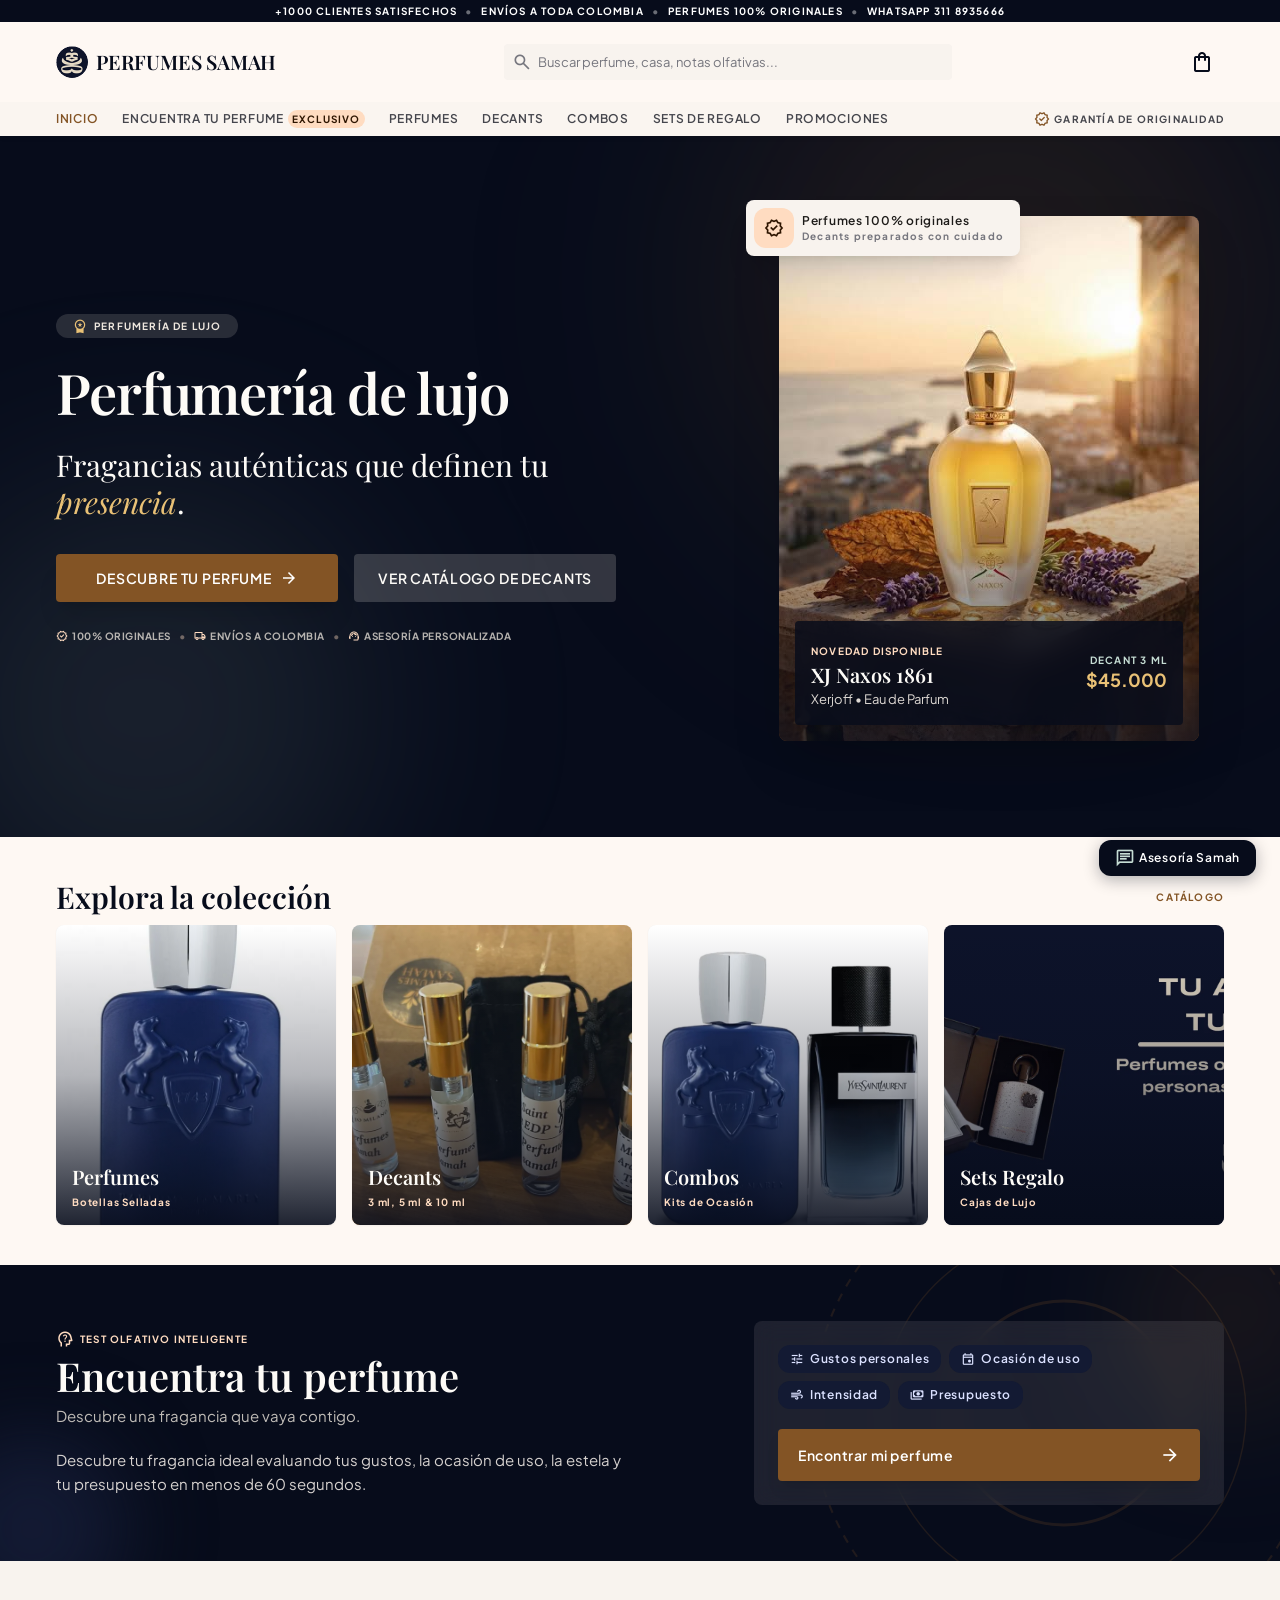
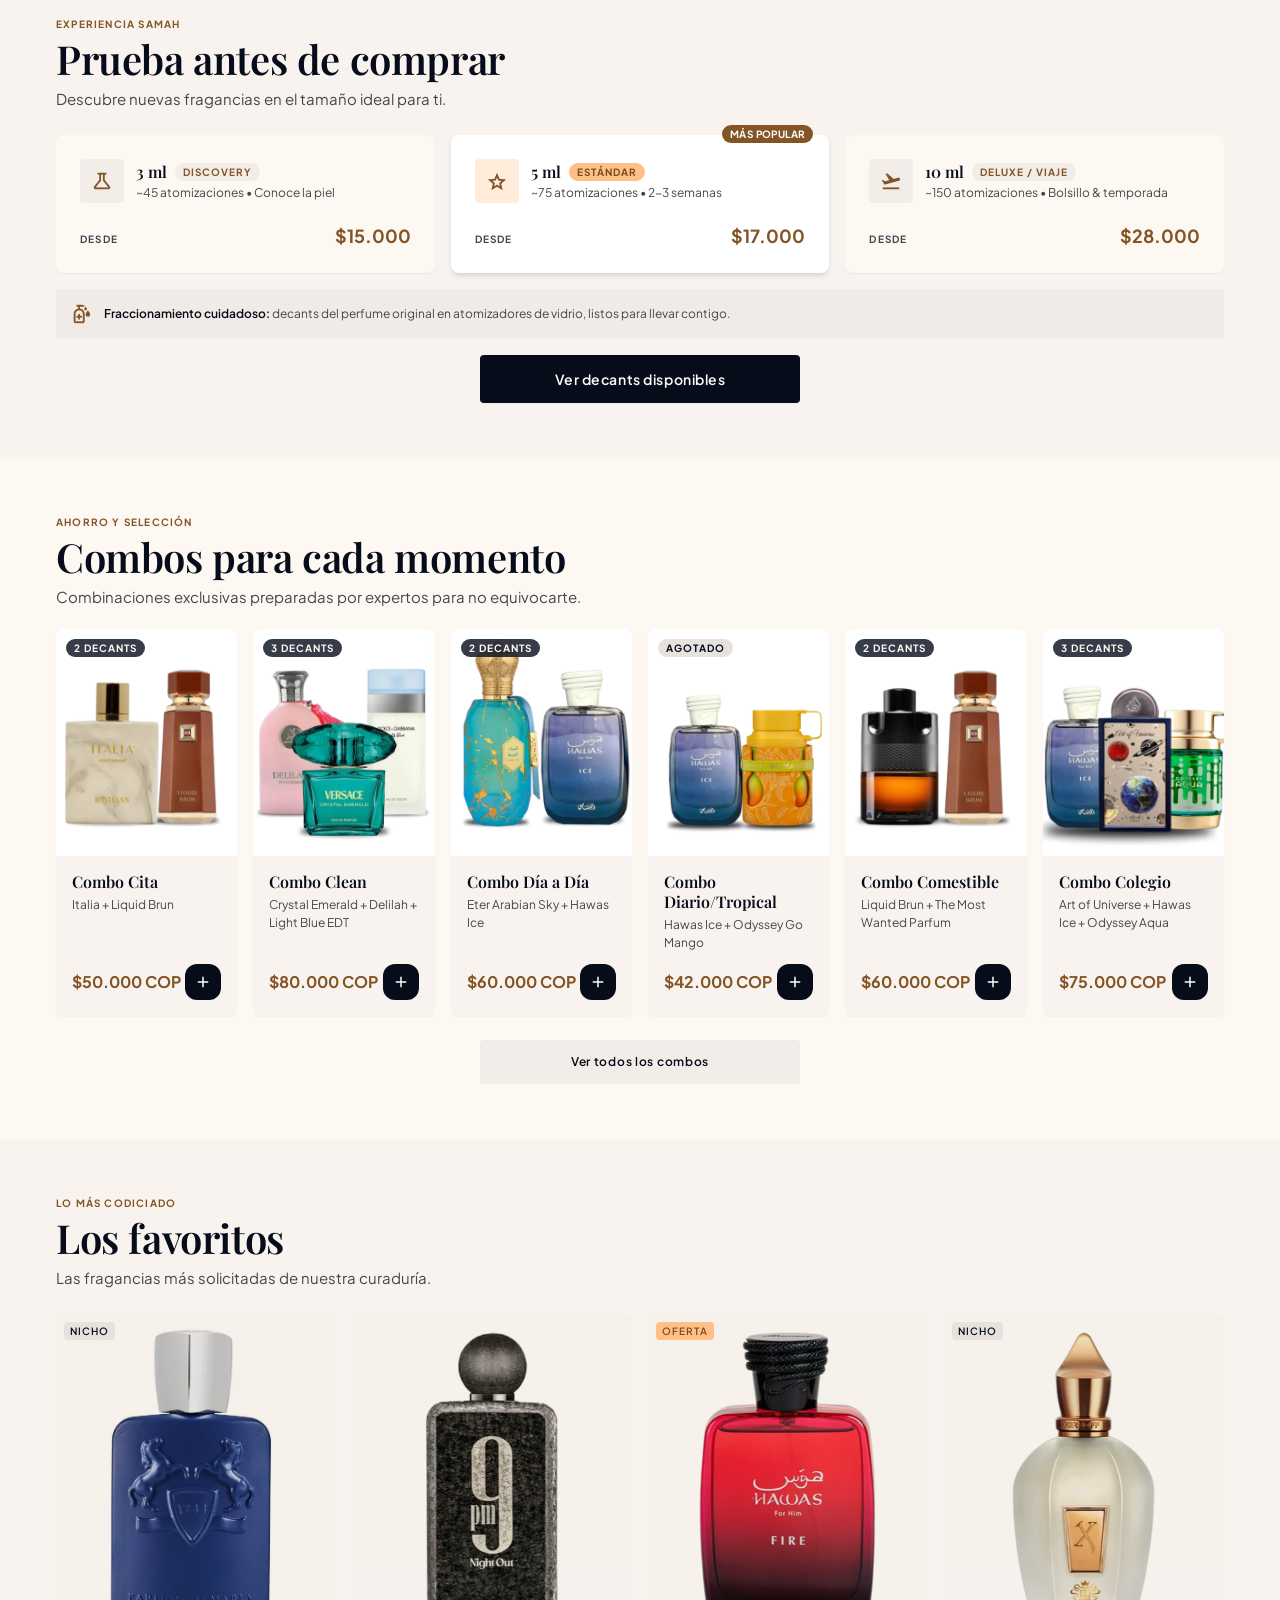
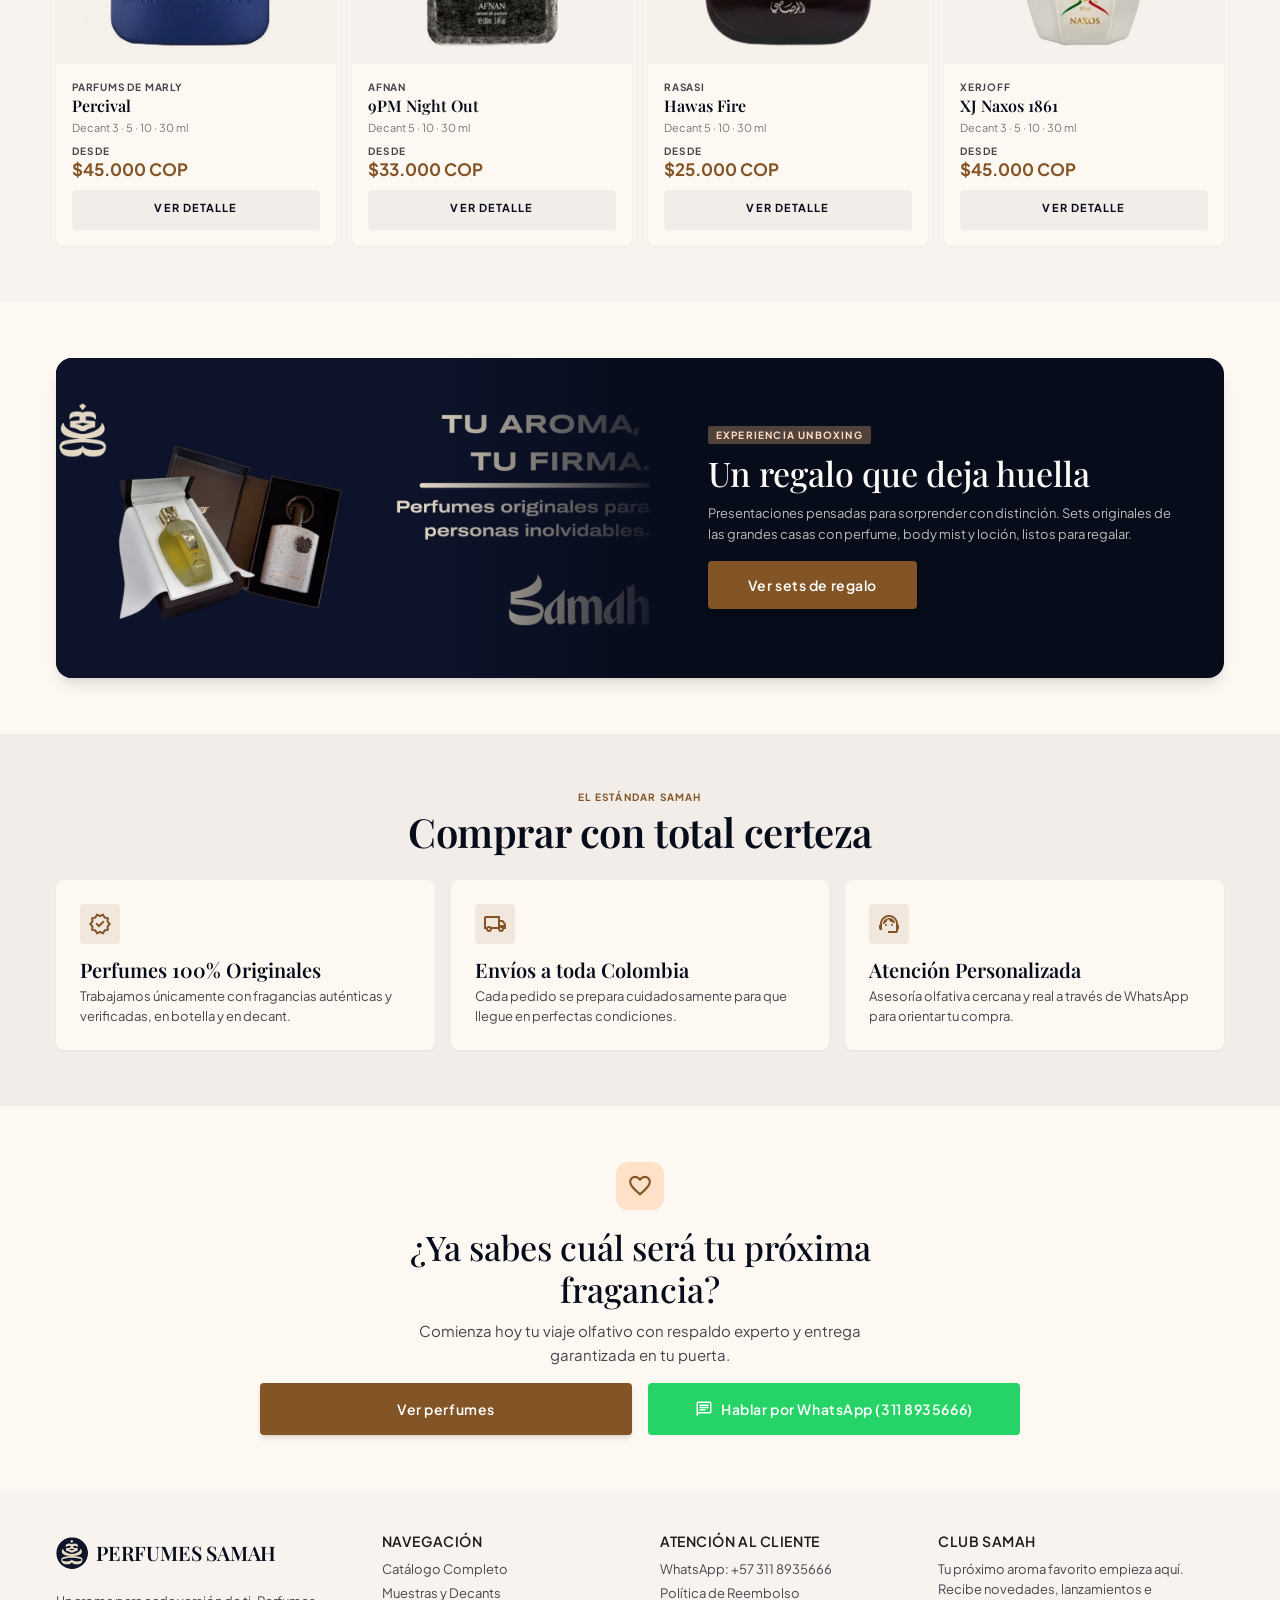
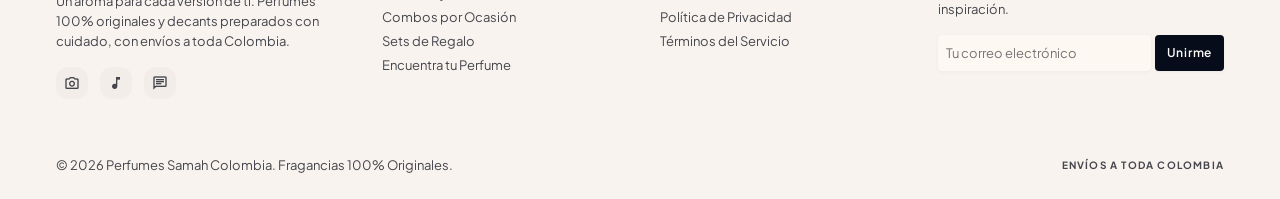
<file: index.html>
<!doctype html>
<html lang="es">
<head>
  <meta charset="utf-8">
  <meta name="viewport" content="width=device-width, initial-scale=1, viewport-fit=cover">
  <title>Perfumes Samah | Perfumería de lujo y decants 100% originales en Colombia</title>
  <meta name="description" content="Fragancias auténticas que definen tu presencia. Perfumes 100% originales, decants de 3, 5 y 10 ml, combos y sets de regalo con envíos a toda Colombia.">
  <meta name="theme-color" content="#070c1b">
  <meta property="og:type" content="website">
  <meta property="og:site_name" content="Perfumes Samah">
  <meta property="og:locale" content="es_CO">
  <meta property="og:title" content="Perfumes Samah | Perfumería de lujo">
  <meta property="og:description" content="Fragancias auténticas que definen tu presencia. Decants, combos y sets de regalo 100% originales.">
  <meta property="og:image" content="assets/images/editorial/og-samah.jpg">
  <link rel="icon" type="image/png" sizes="32x32" href="assets/logo/samah-mark-32.png">
  <link rel="apple-touch-icon" href="assets/logo/samah-mark-180.png">
  <link rel="preconnect" href="https://fonts.googleapis.com">
  <link rel="preconnect" href="https://fonts.gstatic.com" crossorigin>
  <link rel="stylesheet" href="https://fonts.googleapis.com/css2?family=Playfair+Display:ital,wght@0,500;0,600;0,700;1,400&family=Plus+Jakarta+Sans:wght@400;500;600;700&display=swap">
  <link rel="stylesheet" href="https://fonts.googleapis.com/css2?family=Material+Symbols+Outlined:opsz,wght,FILL,GRAD@20..48,400,0..1,0&icon_names=add,air,arrow_back,arrow_forward,auto_awesome,celebration,chat,check,check_circle,chevron_right,close,cookie,dark_mode,dashboard_customize,delete,energy_savings_leaf,event,explore,favorite,flight_takeoff,forest,home,info,local_fire_department,local_florist,local_shipping,menu,music_note,nutrition,payments,photo_camera,psychology_alt,redeem,remove,restart_alt,sanitizer,science,search,sell,share,shopping_bag,spa,star,stars,support_agent,tune,verified,verified_user,water_drop,wb_sunny,work,workspace_premium&display=block">
  <link rel="stylesheet" href="css/variables.css">
  <link rel="stylesheet" href="css/global.css">
  <link rel="stylesheet" href="css/components.css">
  <link rel="stylesheet" href="css/pages.css">
  <link rel="stylesheet" href="css/responsive.css">
  <link rel="preload" as="image" href="assets/images/editorial/hero-perfume.jpg">
</head>
<body data-root="." data-page="home">
  <div id="app-header"></div>

  <main id="main">
    <!-- 1. HERO -->
    <section class="hero" aria-labelledby="hero-title">
      <div class="hero__bg" aria-hidden="true">
        <img src="assets/images/editorial/hero-perfume.jpg" alt="" width="1024" height="1024" fetchpriority="high">
      </div>
      <div class="hero__glow hero__glow--a" aria-hidden="true"></div>
      <div class="hero__glow hero__glow--b" aria-hidden="true"></div>
      <div class="container hero__inner">
        <div class="hero__content">
          <span class="hero__chip"><span class="icon" aria-hidden="true">workspace_premium</span>Perfumería de lujo</span>
          <h1 class="hero__title" id="hero-title">Perfumería de lujo</h1>
          <p class="hero__lead">Fragancias auténticas que definen tu <em>presencia</em>.</p>
          <div class="hero__actions">
            <a class="btn btn--amber" href="pages/encuentra-tu-perfume.html"><span>Descubre tu perfume</span><span class="icon" aria-hidden="true">arrow_forward</span></a>
            <a class="btn btn--glass" href="pages/decants.html">Ver catálogo de decants</a>
          </div>
          <ul class="hero__trust">
            <li><span class="icon" aria-hidden="true">verified</span>100% Originales</li>
            <li class="hero__dot" aria-hidden="true">•</li>
            <li><span class="icon" aria-hidden="true">local_shipping</span>Envíos a Colombia</li>
            <li class="hero__dot" aria-hidden="true">•</li>
            <li><span class="icon" aria-hidden="true">support_agent</span>Asesoría Personalizada</li>
          </ul>
        </div>
        <div class="hero__visual" aria-hidden="true">
          <div class="hero__card">
            <img src="assets/images/products/xj-naxos-1861-xerjoff-3.jpg" alt="" width="480" height="640" loading="lazy">
            <div class="hero__card-info" data-hero-feature></div>
          </div>
          <div class="hero__float">
            <span class="hero__float-icon"><span class="icon">verified</span></span>
            <span><strong>Perfumes 100% originales</strong><small>Decants preparados con cuidado</small></span>
          </div>
        </div>
      </div>
    </section>

    <!-- 2. CATEGORÍAS -->
    <section class="section-cats container" aria-labelledby="cats-title">
      <div class="cats-head">
        <h2 class="cats-head__title" id="cats-title">Explora la colección</h2>
        <a class="eyebrow cats-head__link" href="pages/perfumes.html">Catálogo</a>
      </div>
      <div class="cats-grid">
        <a class="cat-card reveal" href="pages/perfumes.html">
          <img src="assets/images/products/percival-parfums-de-marly-1.webp" alt="" loading="lazy" width="400" height="540">
          <span class="cat-card__body"><span class="cat-card__title">Perfumes</span><span class="cat-card__sub">Botellas Selladas</span></span>
        </a>
        <a class="cat-card reveal" href="pages/decants.html">
          <img src="assets/images/editorial/decants-samah.webp" alt="" loading="lazy" width="400" height="225">
          <span class="cat-card__body"><span class="cat-card__title">Decants</span><span class="cat-card__sub">3 ml, 5 ml &amp; 10 ml</span></span>
        </a>
        <a class="cat-card reveal" href="pages/combos.html">
          <img src="assets/images/products/combo-fresh-copia-1.webp" alt="" loading="lazy" width="400" height="565">
          <span class="cat-card__body"><span class="cat-card__title">Combos</span><span class="cat-card__sub">Kits de Ocasión</span></span>
        </a>
        <a class="cat-card reveal" href="pages/sets-regalo.html">
          <img src="assets/images/editorial/banner-tu-aroma-tu-firma.webp" alt="" loading="lazy" width="800" height="400">
          <span class="cat-card__body"><span class="cat-card__title">Sets Regalo</span><span class="cat-card__sub">Cajas de Lujo</span></span>
        </a>
      </div>
    </section>

    <!-- 3. ENCUENTRA TU PERFUME -->
    <section class="quiz-teaser" id="quiz" aria-labelledby="quiz-title">
      <div class="quiz-teaser__glow quiz-teaser__glow--a" aria-hidden="true"></div>
      <div class="quiz-teaser__glow quiz-teaser__glow--b" aria-hidden="true"></div>
      <svg class="quiz-teaser__rings" viewBox="0 0 400 400" fill="none" aria-hidden="true">
        <circle cx="200" cy="200" r="180" stroke="currentColor" stroke-dasharray="6 6" stroke-width="1.5"/>
        <circle cx="200" cy="200" r="130" stroke="currentColor" stroke-width="1"/>
        <circle cx="200" cy="200" r="80" stroke="currentColor" stroke-width="2"/>
      </svg>
      <div class="container quiz-teaser__inner reveal">
        <div class="quiz-teaser__text">
          <p class="quiz-teaser__eyebrow"><span class="icon" aria-hidden="true">psychology_alt</span>Test Olfativo Inteligente</p>
          <h2 class="quiz-teaser__title" id="quiz-title">Encuentra tu perfume</h2>
          <p class="quiz-teaser__sub">Descubre una fragancia que vaya contigo.</p>
          <p class="quiz-teaser__body">Descubre tu fragancia ideal evaluando tus gustos, la ocasión de uso, la estela y tu presupuesto en menos de 60 segundos.</p>
        </div>
        <div class="quiz-teaser__side">
          <ul class="quiz-teaser__chips">
            <li class="chip chip--navy"><span class="icon" aria-hidden="true">tune</span>Gustos personales</li>
            <li class="chip chip--navy"><span class="icon" aria-hidden="true">event</span>Ocasión de uso</li>
            <li class="chip chip--navy"><span class="icon" aria-hidden="true">air</span>Intensidad</li>
            <li class="chip chip--navy"><span class="icon" aria-hidden="true">payments</span>Presupuesto</li>
          </ul>
          <a class="btn btn--amber quiz-teaser__cta" href="pages/encuentra-tu-perfume.html"><span>Encontrar mi perfume</span><span class="icon" aria-hidden="true">arrow_forward</span></a>
        </div>
      </div>
    </section>

    <!-- 4. PRUEBA ANTES DE COMPRAR -->
    <section class="decants-teaser bg-low" id="decants" aria-labelledby="decants-title">
      <div class="container">
        <div class="section-head reveal">
          <span class="eyebrow">Experiencia Samah</span>
          <h2 class="section-title" id="decants-title">Prueba antes de comprar</h2>
          <p class="section-sub">Descubre nuevas fragancias en el tamaño ideal para ti.</p>
        </div>
        <div class="size-list">
          <div class="size-row reveal">
            <div class="size-row__main">
              <span class="size-row__icon"><span class="icon" aria-hidden="true">science</span></span>
              <div>
                <p class="size-row__head"><span class="size-row__ml">3 ml</span><span class="badge badge--soft">Discovery</span></p>
                <p class="size-row__desc">~45 atomizaciones • Conoce la piel</p>
              </div>
            </div>
            <p class="size-row__price"><span>Desde</span><strong data-size-from="3">—</strong></p>
          </div>
          <div class="size-row size-row--featured reveal">
            <span class="size-row__flag">Más Popular</span>
            <div class="size-row__main">
              <span class="size-row__icon size-row__icon--warm"><span class="icon" aria-hidden="true">star</span></span>
              <div>
                <p class="size-row__head"><span class="size-row__ml">5 ml</span><span class="badge badge--peach">Estándar</span></p>
                <p class="size-row__desc">~75 atomizaciones • 2-3 semanas</p>
              </div>
            </div>
            <p class="size-row__price"><span>Desde</span><strong data-size-from="5">—</strong></p>
          </div>
          <div class="size-row reveal">
            <div class="size-row__main">
              <span class="size-row__icon"><span class="icon" aria-hidden="true">flight_takeoff</span></span>
              <div>
                <p class="size-row__head"><span class="size-row__ml">10 ml</span><span class="badge badge--soft">Deluxe / Viaje</span></p>
                <p class="size-row__desc">~150 atomizaciones • Bolsillo &amp; temporada</p>
              </div>
            </div>
            <p class="size-row__price"><span>Desde</span><strong data-size-from="10">—</strong></p>
          </div>
        </div>
        <div class="seal reveal">
          <span class="icon" aria-hidden="true">sanitizer</span>
          <p><strong>Fraccionamiento cuidadoso:</strong> decants del perfume original en atomizadores de vidrio, listos para llevar contigo.</p>
        </div>
        <a class="btn btn--dark btn--block decants-teaser__cta" href="pages/decants.html">Ver decants disponibles</a>
      </div>
    </section>

    <!-- 5. COMBOS PARA CADA MOMENTO -->
    <section class="combos-teaser" id="combos" aria-labelledby="combos-title">
      <div class="container">
        <div class="section-head reveal">
          <span class="eyebrow">Ahorro y Selección</span>
          <h2 class="section-title" id="combos-title">Combos para cada momento</h2>
          <p class="section-sub">Combinaciones exclusivas preparadas por expertos para no equivocarte.</p>
        </div>
      </div>
      <div class="rail combos-teaser__rail" data-home-combos aria-label="Combos destacados"></div>
      <div class="container">
        <a class="btn btn--soft btn--block combos-teaser__cta" href="pages/combos.html">Ver todos los combos</a>
      </div>
    </section>

    <!-- 6. LOS FAVORITOS -->
    <section class="favorites bg-low" aria-labelledby="fav-title">
      <div class="container">
        <div class="section-head reveal">
          <span class="eyebrow">Lo Más Codiciado</span>
          <h2 class="section-title" id="fav-title">Los favoritos</h2>
          <p class="section-sub">Las fragancias más solicitadas de nuestra curaduría.</p>
        </div>
        <div class="product-grid favorites__grid" data-home-favorites></div>
      </div>
    </section>

    <!-- 7. SETS DE REGALO -->
    <section class="gift-teaser" id="regalos" aria-labelledby="gift-title">
      <div class="container">
        <div class="gift-card reveal">
          <div class="gift-card__media">
            <img src="assets/images/editorial/banner-tu-aroma-tu-firma.webp" alt="Set de regalo Perfumes Samah: Tu aroma, tu firma" loading="lazy" width="800" height="400">
          </div>
          <div class="gift-card__body">
            <span class="gift-card__tag">Experiencia Unboxing</span>
            <h2 class="gift-card__title" id="gift-title">Un regalo que deja huella</h2>
            <p class="gift-card__text">Presentaciones pensadas para sorprender con distinción. Sets originales de las grandes casas con perfume, body mist y loción, listos para regalar.</p>
            <a class="btn btn--amber btn--block gift-card__cta" href="pages/sets-regalo.html">Ver sets de regalo</a>
          </div>
        </div>
      </div>
    </section>

    <!-- 8. CONFIANZA -->
    <section class="trust bg-container" aria-labelledby="trust-title">
      <div class="container">
        <div class="section-head section-head--center reveal">
          <span class="eyebrow">El Estándar Samah</span>
          <h2 class="section-title" id="trust-title">Comprar con total certeza</h2>
        </div>
        <div class="trust__grid">
          <div class="trust-item reveal">
            <span class="trust-item__icon"><span class="icon" aria-hidden="true">verified</span></span>
            <div>
              <h3>Perfumes 100% Originales</h3>
              <p>Trabajamos únicamente con fragancias auténticas y verificadas, en botella y en decant.</p>
            </div>
          </div>
          <div class="trust-item reveal">
            <span class="trust-item__icon"><span class="icon" aria-hidden="true">local_shipping</span></span>
            <div>
              <h3>Envíos a toda Colombia</h3>
              <p>Cada pedido se prepara cuidadosamente para que llegue en perfectas condiciones.</p>
            </div>
          </div>
          <div class="trust-item reveal">
            <span class="trust-item__icon"><span class="icon" aria-hidden="true">support_agent</span></span>
            <div>
              <h3>Atención Personalizada</h3>
              <p>Asesoría olfativa cercana y real a través de WhatsApp para orientar tu compra.</p>
            </div>
          </div>
        </div>
      </div>
    </section>

    <!-- 9. CTA FINAL -->
    <section class="final-cta" aria-labelledby="final-title">
      <div class="container final-cta__inner reveal">
        <span class="final-cta__icon"><span class="icon" aria-hidden="true">favorite</span></span>
        <h2 class="final-cta__title" id="final-title">¿Ya sabes cuál será tu próxima fragancia?</h2>
        <p class="final-cta__text">Comienza hoy tu viaje olfativo con respaldo experto y entrega garantizada en tu puerta.</p>
        <div class="final-cta__actions">
          <a class="btn btn--amber btn--block final-cta__primary" href="pages/perfumes.html">Ver perfumes</a>
          <a class="btn btn--whatsapp btn--block" href="https://wa.me/573118935666?text=Hola%20Perfumes%20Samah%2C%20quiero%20asesor%C3%ADa%20para%20elegir%20mi%20perfume." target="_blank" rel="noopener"><span class="icon" aria-hidden="true">chat</span><span>Hablar por WhatsApp (311 8935666)</span></a>
        </div>
      </div>
    </section>
  </main>

  <div id="app-footer"></div>

  <script src="js/products.js" defer></script>
  <script src="js/main.js" defer></script>
  <script src="js/cart.js" defer></script>
  <script src="js/components.js" defer></script>
  <script src="js/pages/home.js" defer></script>
</body>
</html>
</file>
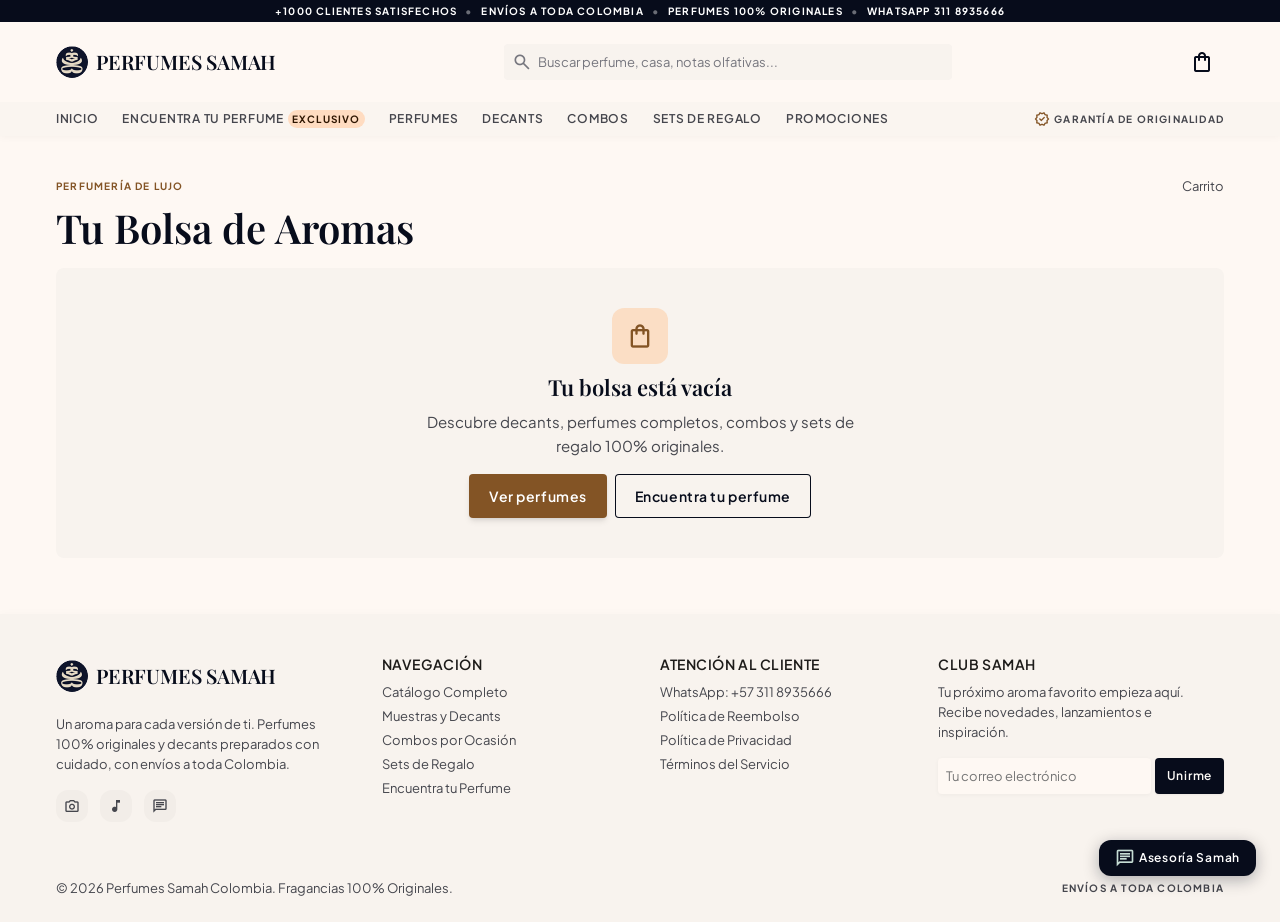
<file: pages/carrito.html>
<!doctype html>
<html lang="es">
<head>
  <meta charset="utf-8">
  <meta name="viewport" content="width=device-width, initial-scale=1, viewport-fit=cover">
  <title>Tu bolsa de aromas | Perfumes Samah</title>
  <meta name="description" content="Revisa tu carrito de Perfumes Samah y envía tu pedido por WhatsApp.">
  <meta name="robots" content="noindex">
  <meta name="theme-color" content="#070c1b">
  <meta property="og:type" content="website">
  <meta property="og:site_name" content="Perfumes Samah">
  <meta property="og:locale" content="es_CO">
  <meta property="og:title" content="Carrito | Perfumes Samah">
  <meta property="og:description" content="Perfumes 100% originales con envíos a toda Colombia.">
  <meta property="og:image" content="../assets/images/editorial/og-samah.jpg">
  <link rel="icon" type="image/png" sizes="32x32" href="../assets/logo/samah-mark-32.png">
  <link rel="apple-touch-icon" href="../assets/logo/samah-mark-180.png">
  <link rel="preconnect" href="https://fonts.googleapis.com">
  <link rel="preconnect" href="https://fonts.gstatic.com" crossorigin>
  <link rel="stylesheet" href="https://fonts.googleapis.com/css2?family=Playfair+Display:ital,wght@0,500;0,600;0,700;1,400&family=Plus+Jakarta+Sans:wght@400;500;600;700&display=swap">
  <link rel="stylesheet" href="https://fonts.googleapis.com/css2?family=Material+Symbols+Outlined:opsz,wght,FILL,GRAD@20..48,400,0..1,0&icon_names=add,air,arrow_back,arrow_forward,auto_awesome,celebration,chat,check,check_circle,chevron_right,close,cookie,dark_mode,dashboard_customize,delete,energy_savings_leaf,event,explore,favorite,flight_takeoff,forest,home,info,local_fire_department,local_florist,local_shipping,menu,music_note,nutrition,payments,photo_camera,psychology_alt,redeem,remove,restart_alt,sanitizer,science,search,sell,share,shopping_bag,spa,star,stars,support_agent,tune,verified,verified_user,water_drop,wb_sunny,work,workspace_premium&display=block">
  <link rel="stylesheet" href="../css/variables.css">
  <link rel="stylesheet" href="../css/global.css">
  <link rel="stylesheet" href="../css/components.css">
  <link rel="stylesheet" href="../css/pages.css">
  <link rel="stylesheet" href="../css/responsive.css">
</head>
<body data-root=".." data-page="carrito">
  <div id="app-header"></div>

  <main id="main" class="cart container">
    <div class="cart__crumbs">
      <span class="eyebrow">Perfumería de lujo</span>
      <span class="cart__crumb">Carrito</span>
    </div>
    <div class="cart__title-row">
      <h1 class="cart__title">Tu Bolsa de Aromas</h1>
      <span class="cart__count" data-cart-items></span>
    </div>
    <div id="cart-root" aria-live="polite"></div>
  </main>

  <div id="app-footer"></div>

  <script src="../js/products.js" defer></script>
  <script src="../js/main.js" defer></script>
  <script src="../js/cart.js" defer></script>
  <script src="../js/components.js" defer></script>
  <script src="../js/pages/cart.js" defer></script>
</body>
</html>
</file>
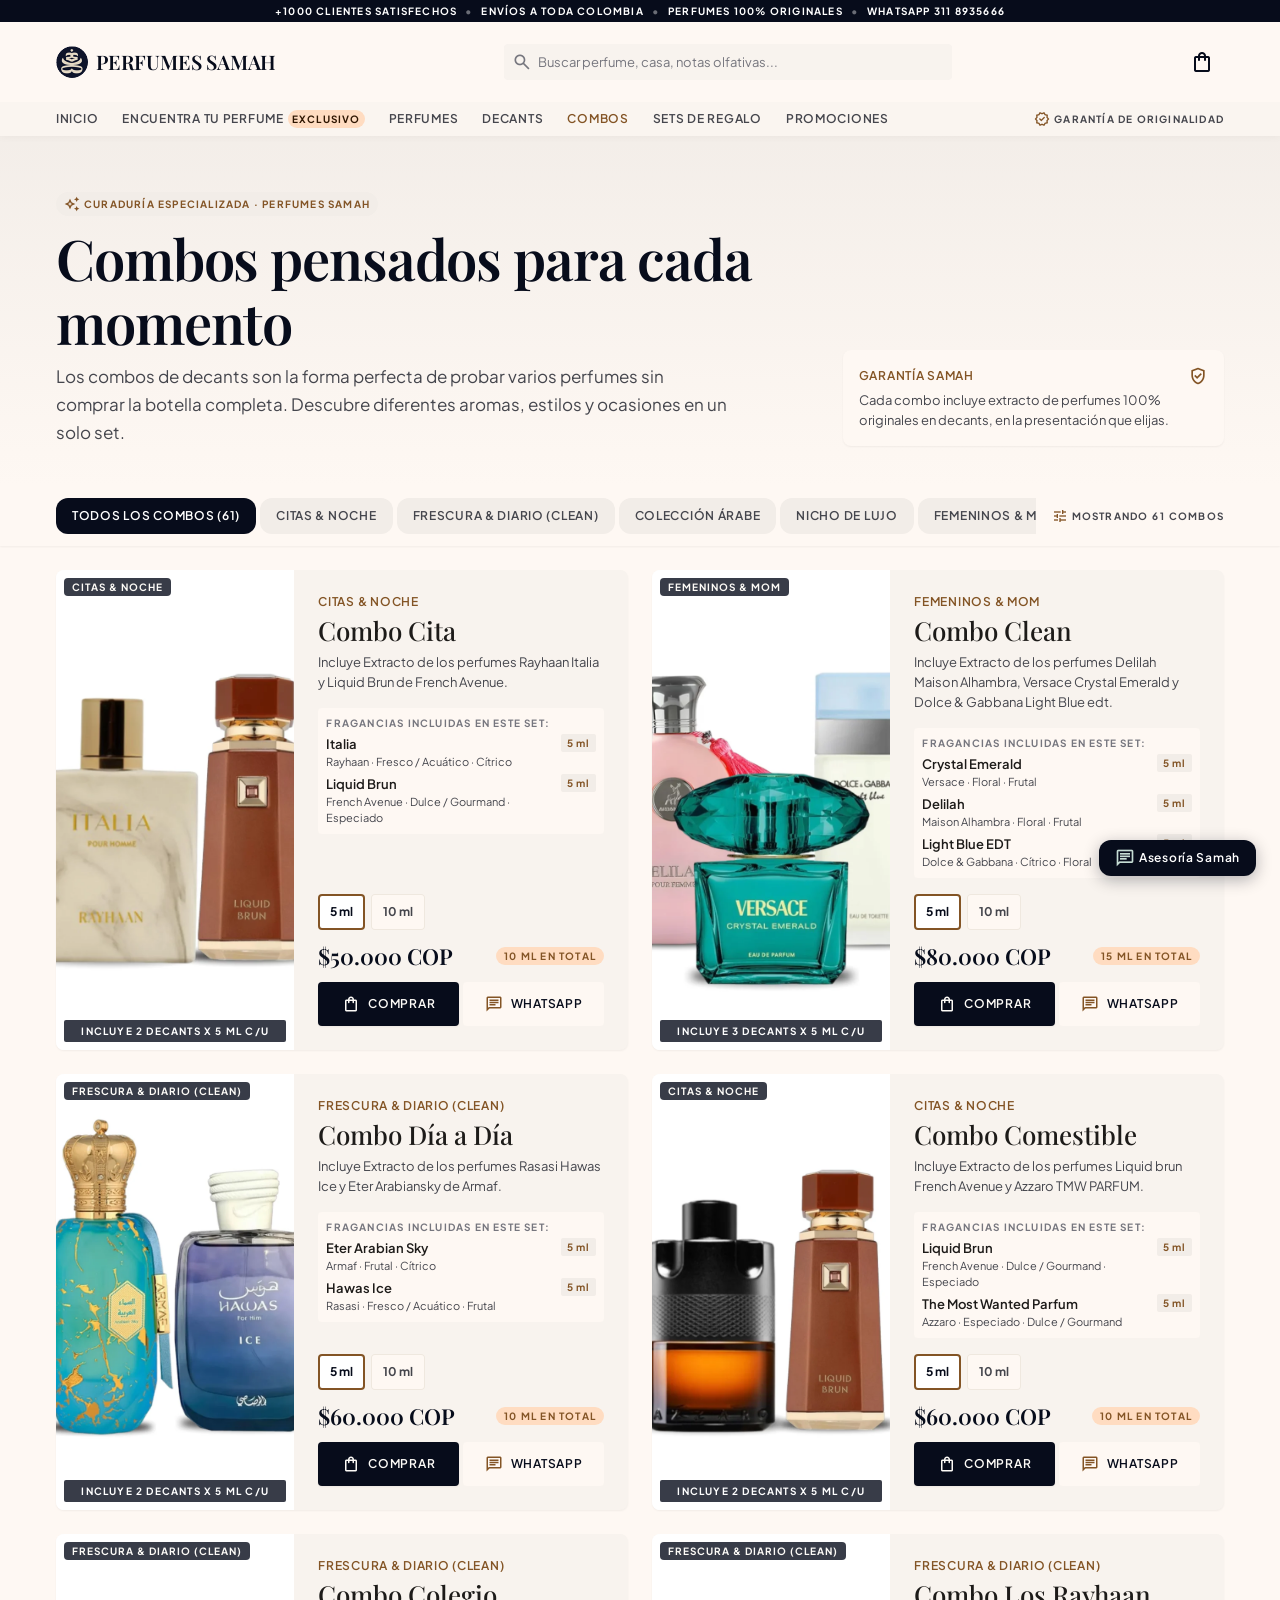
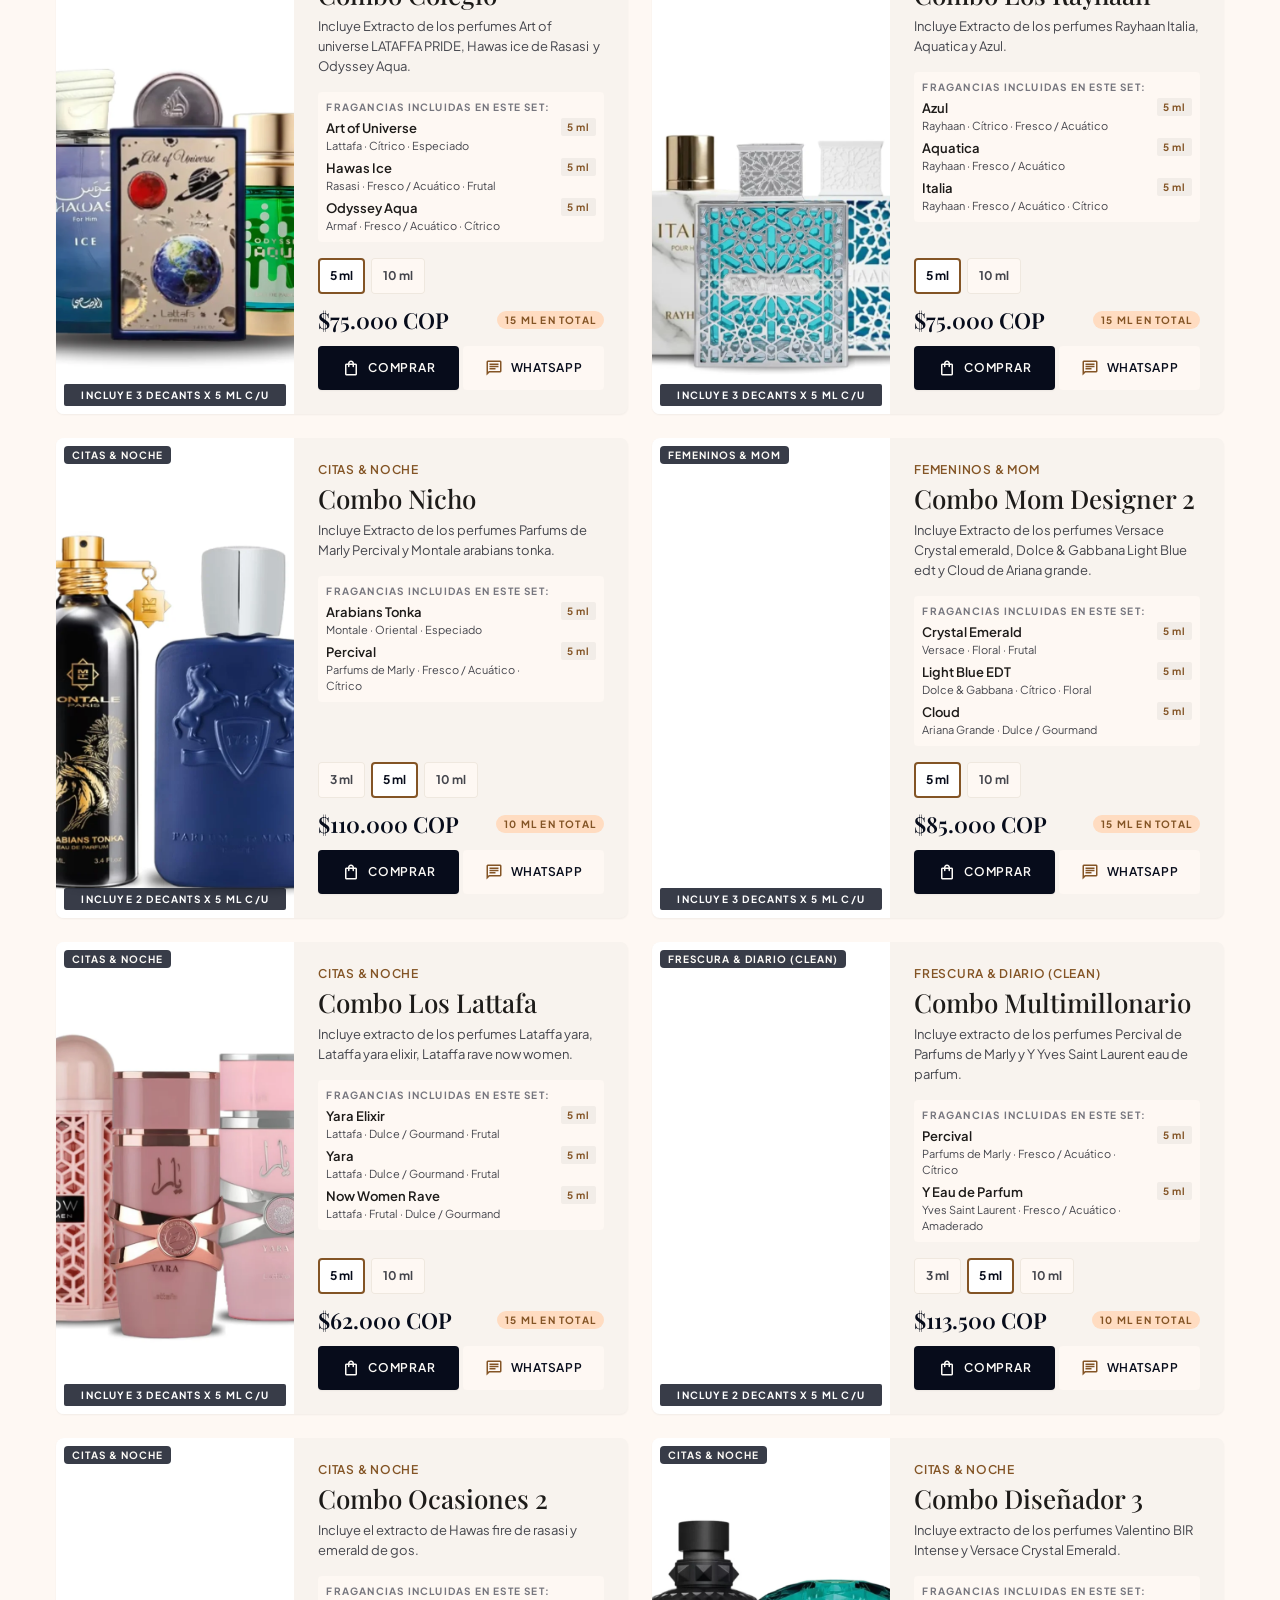
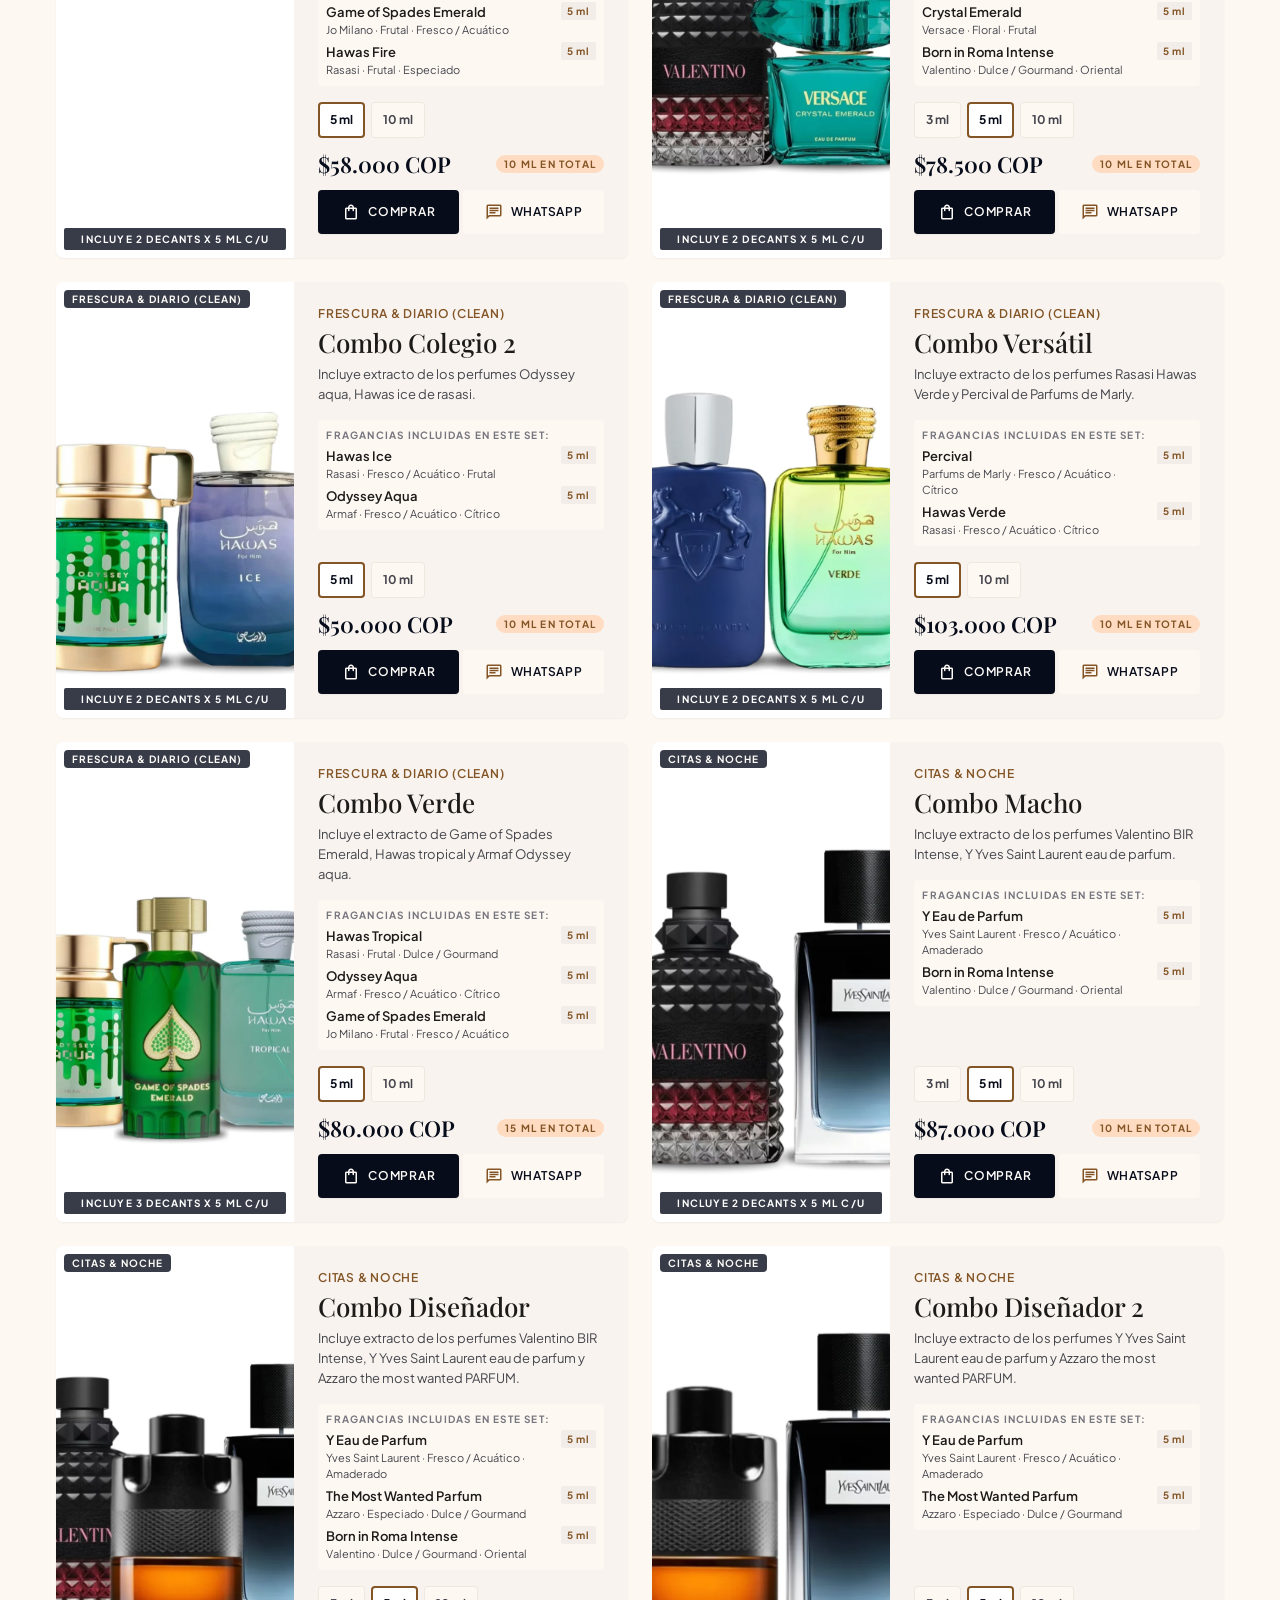
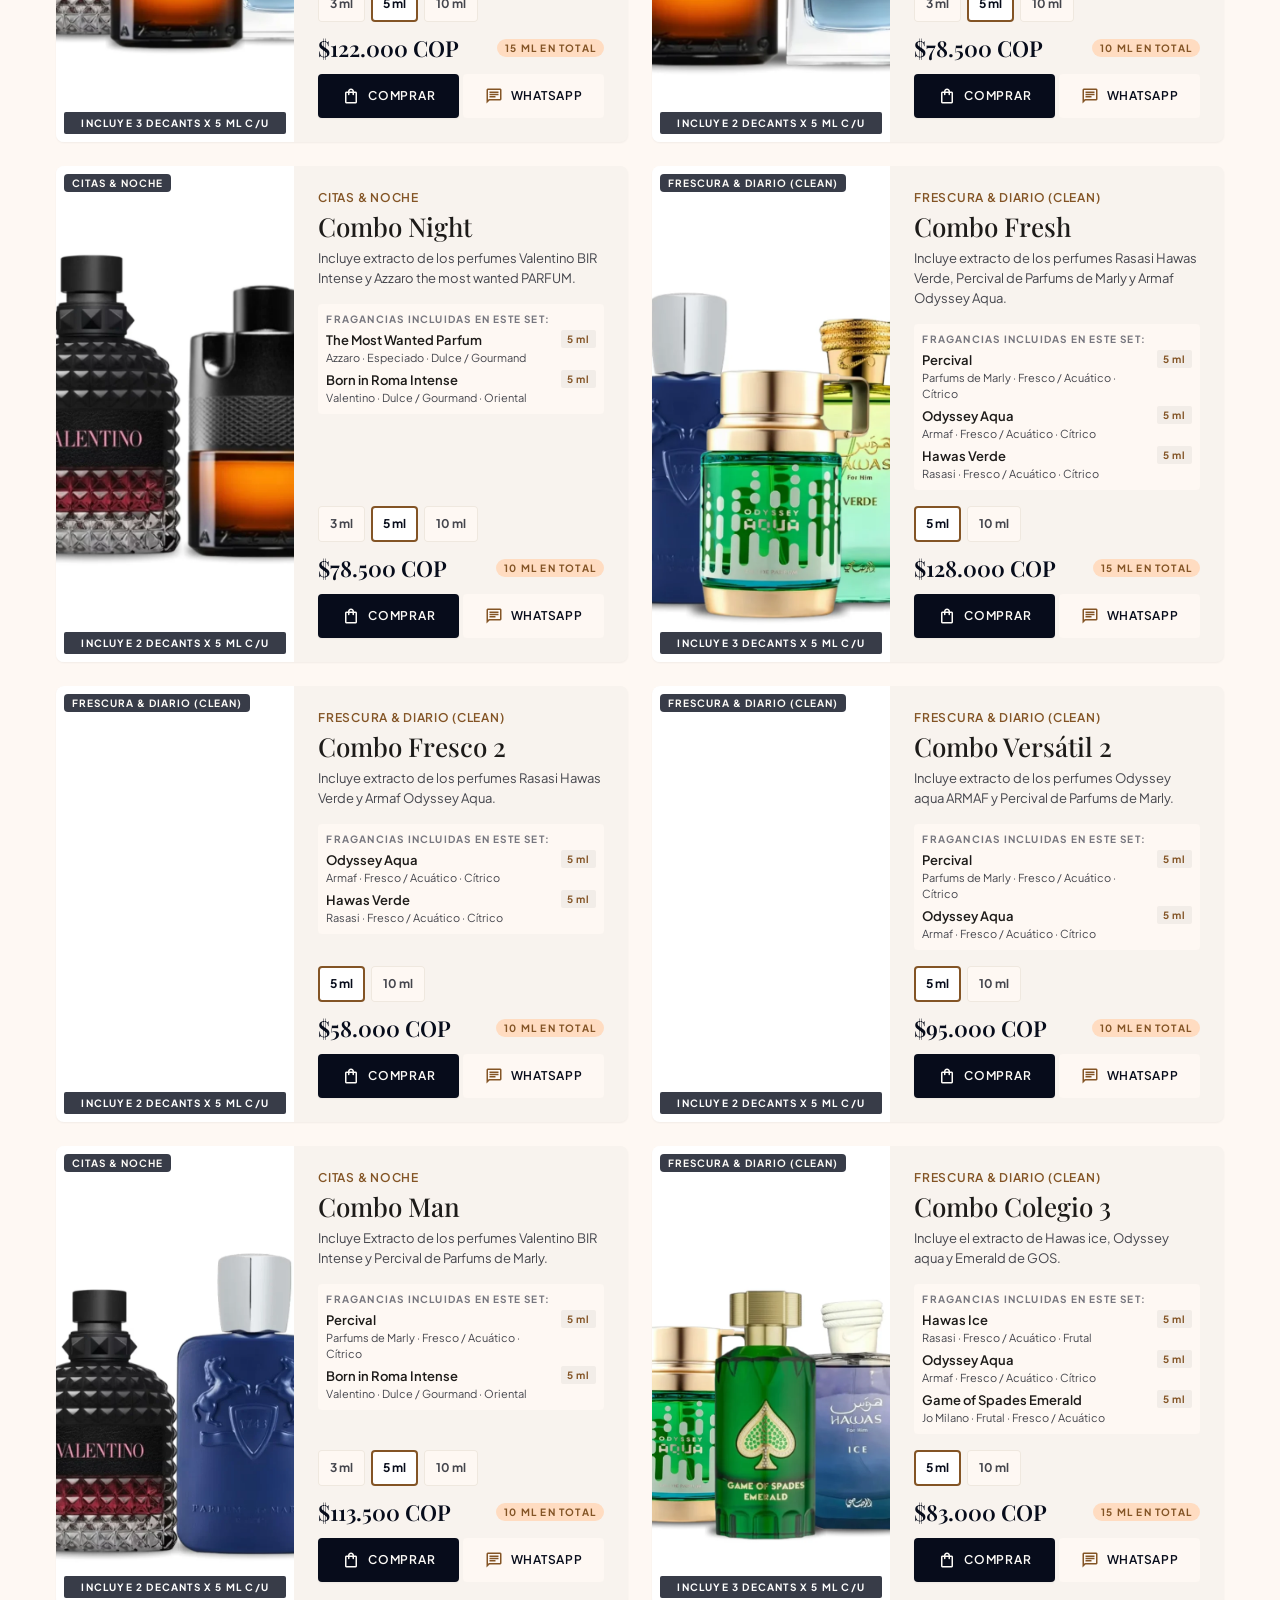
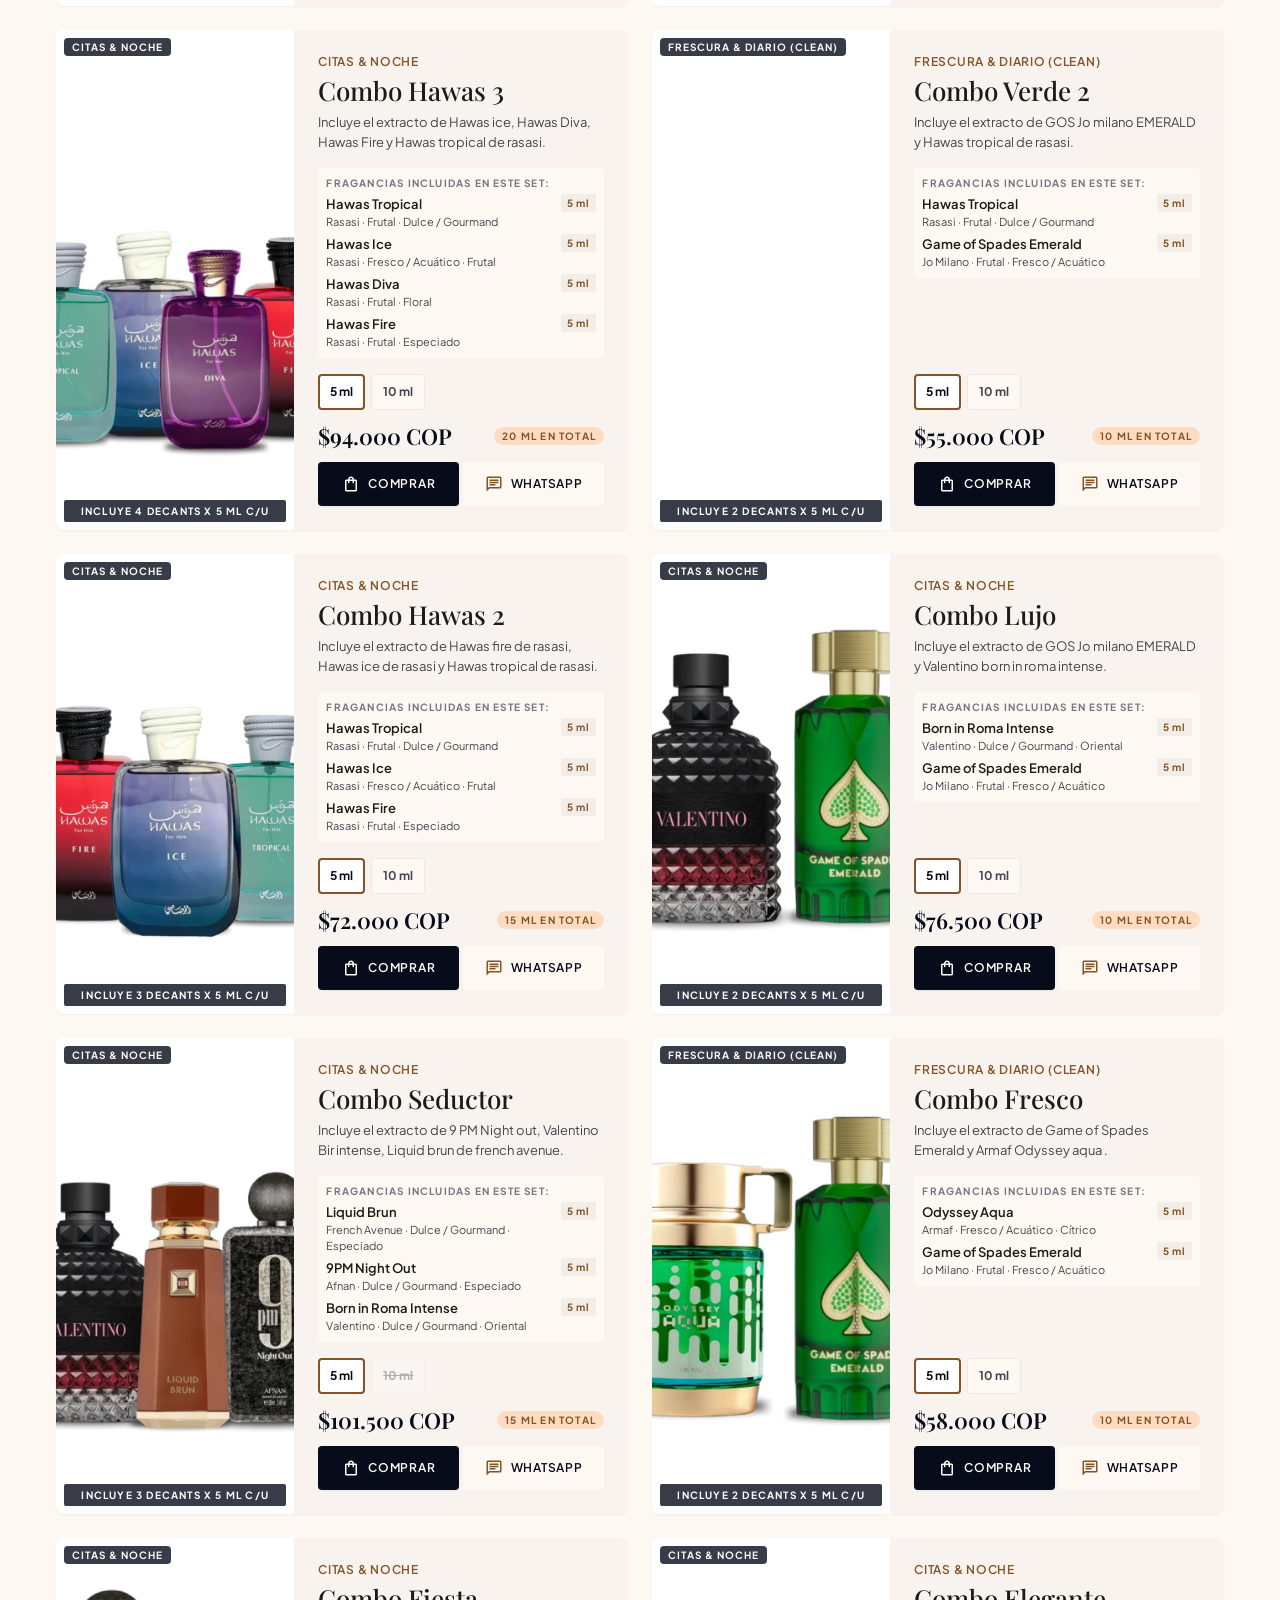
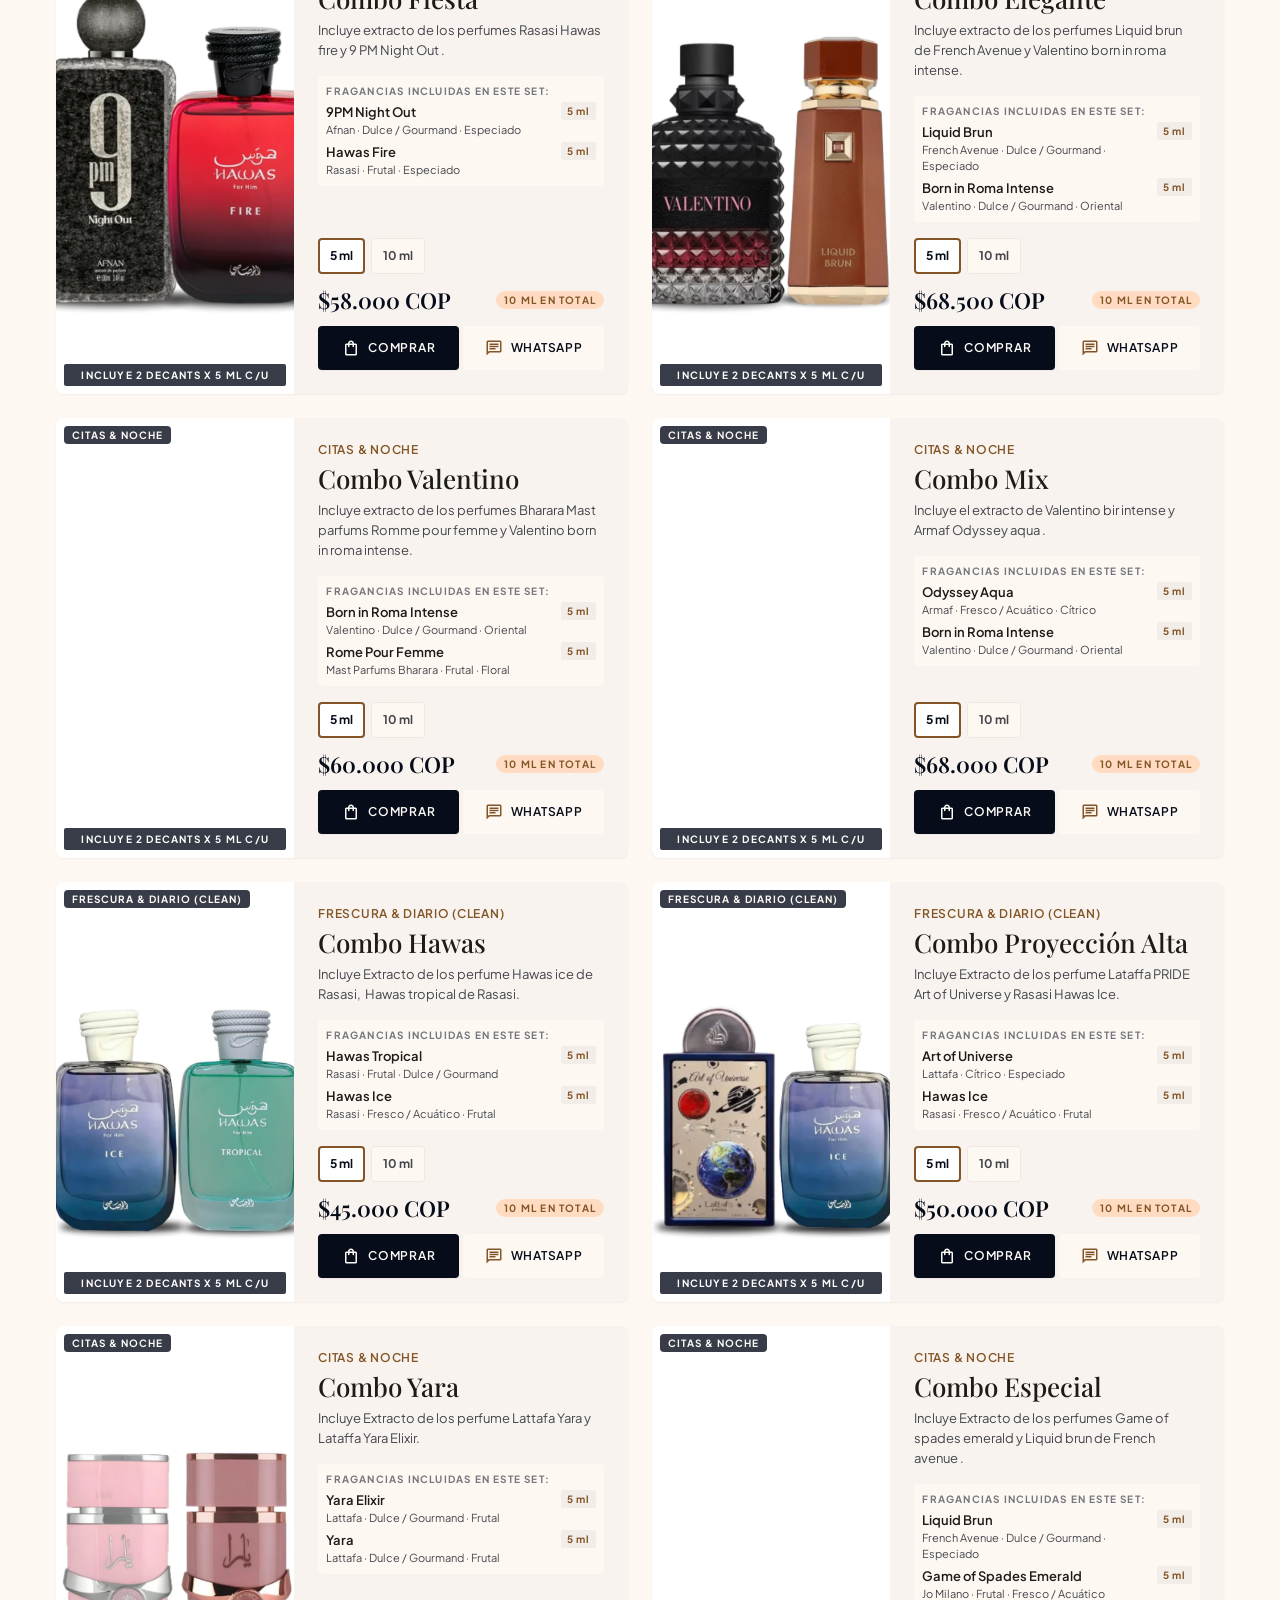
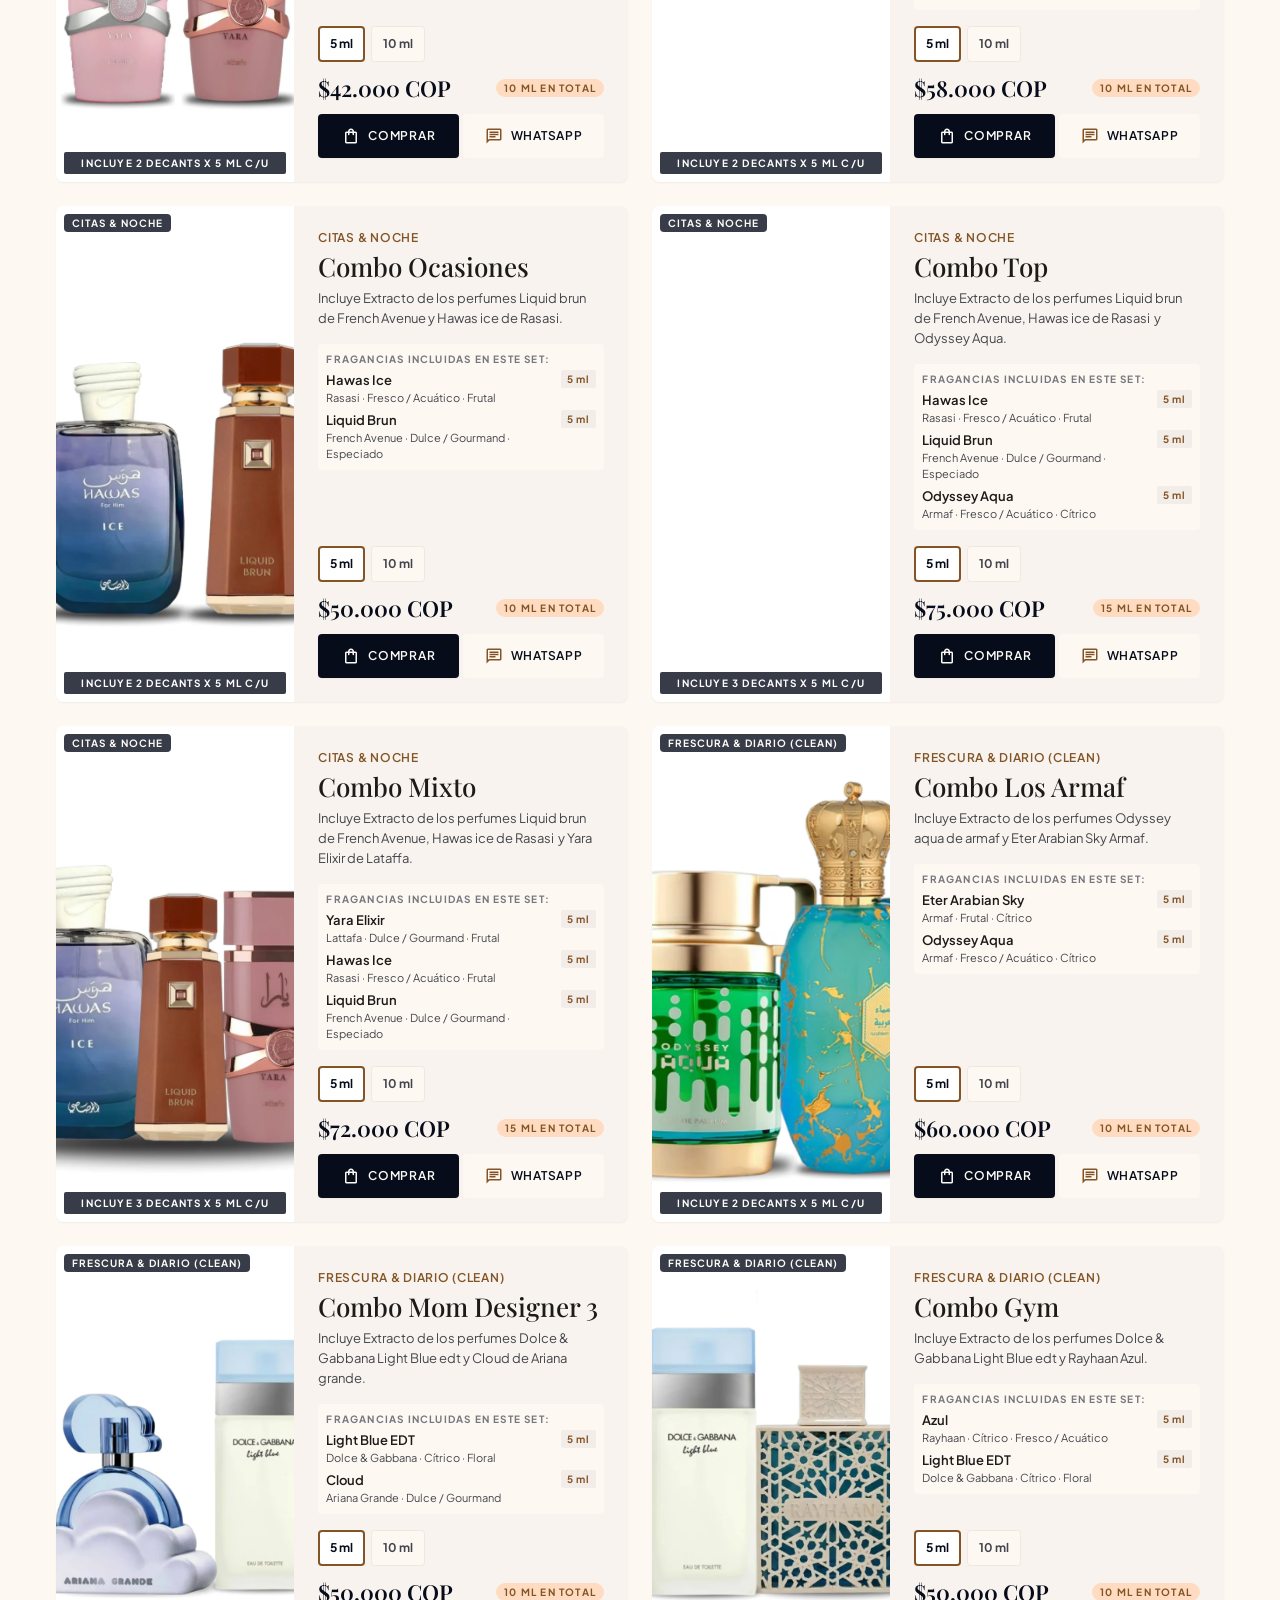
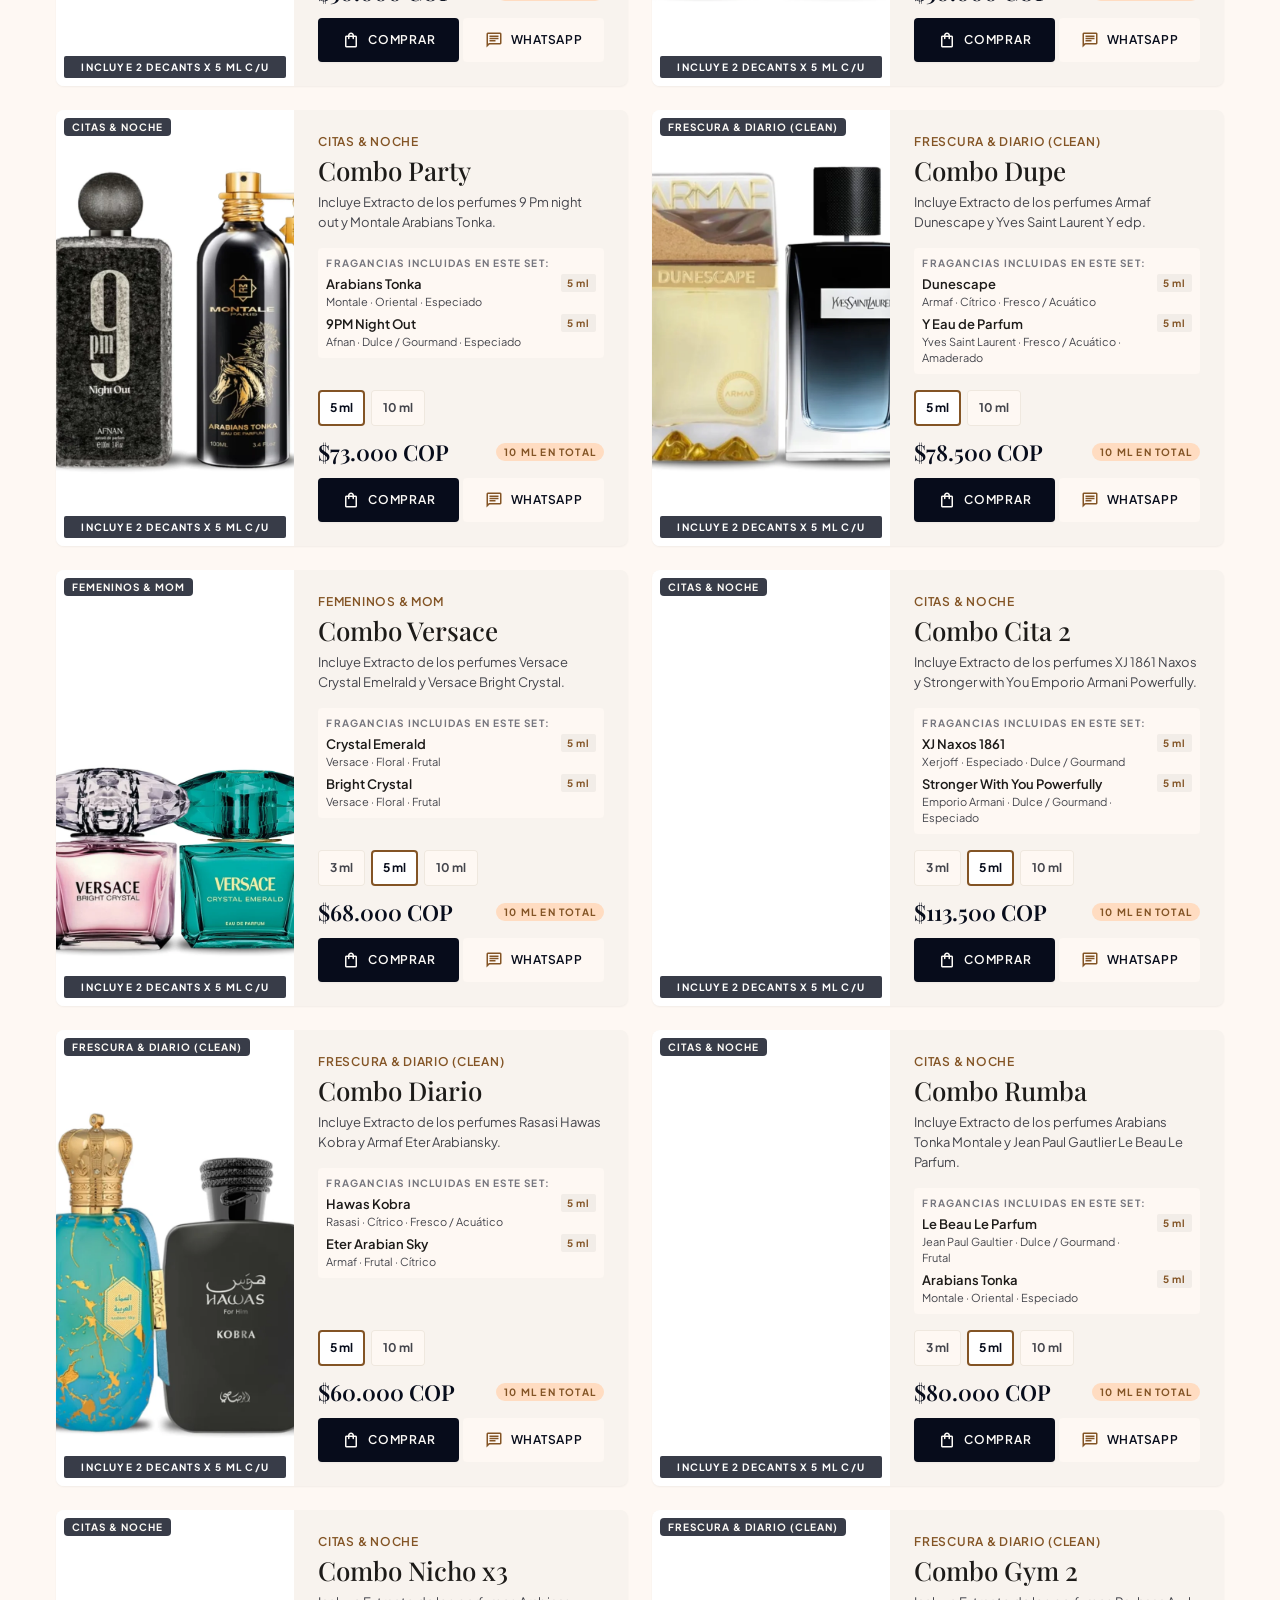
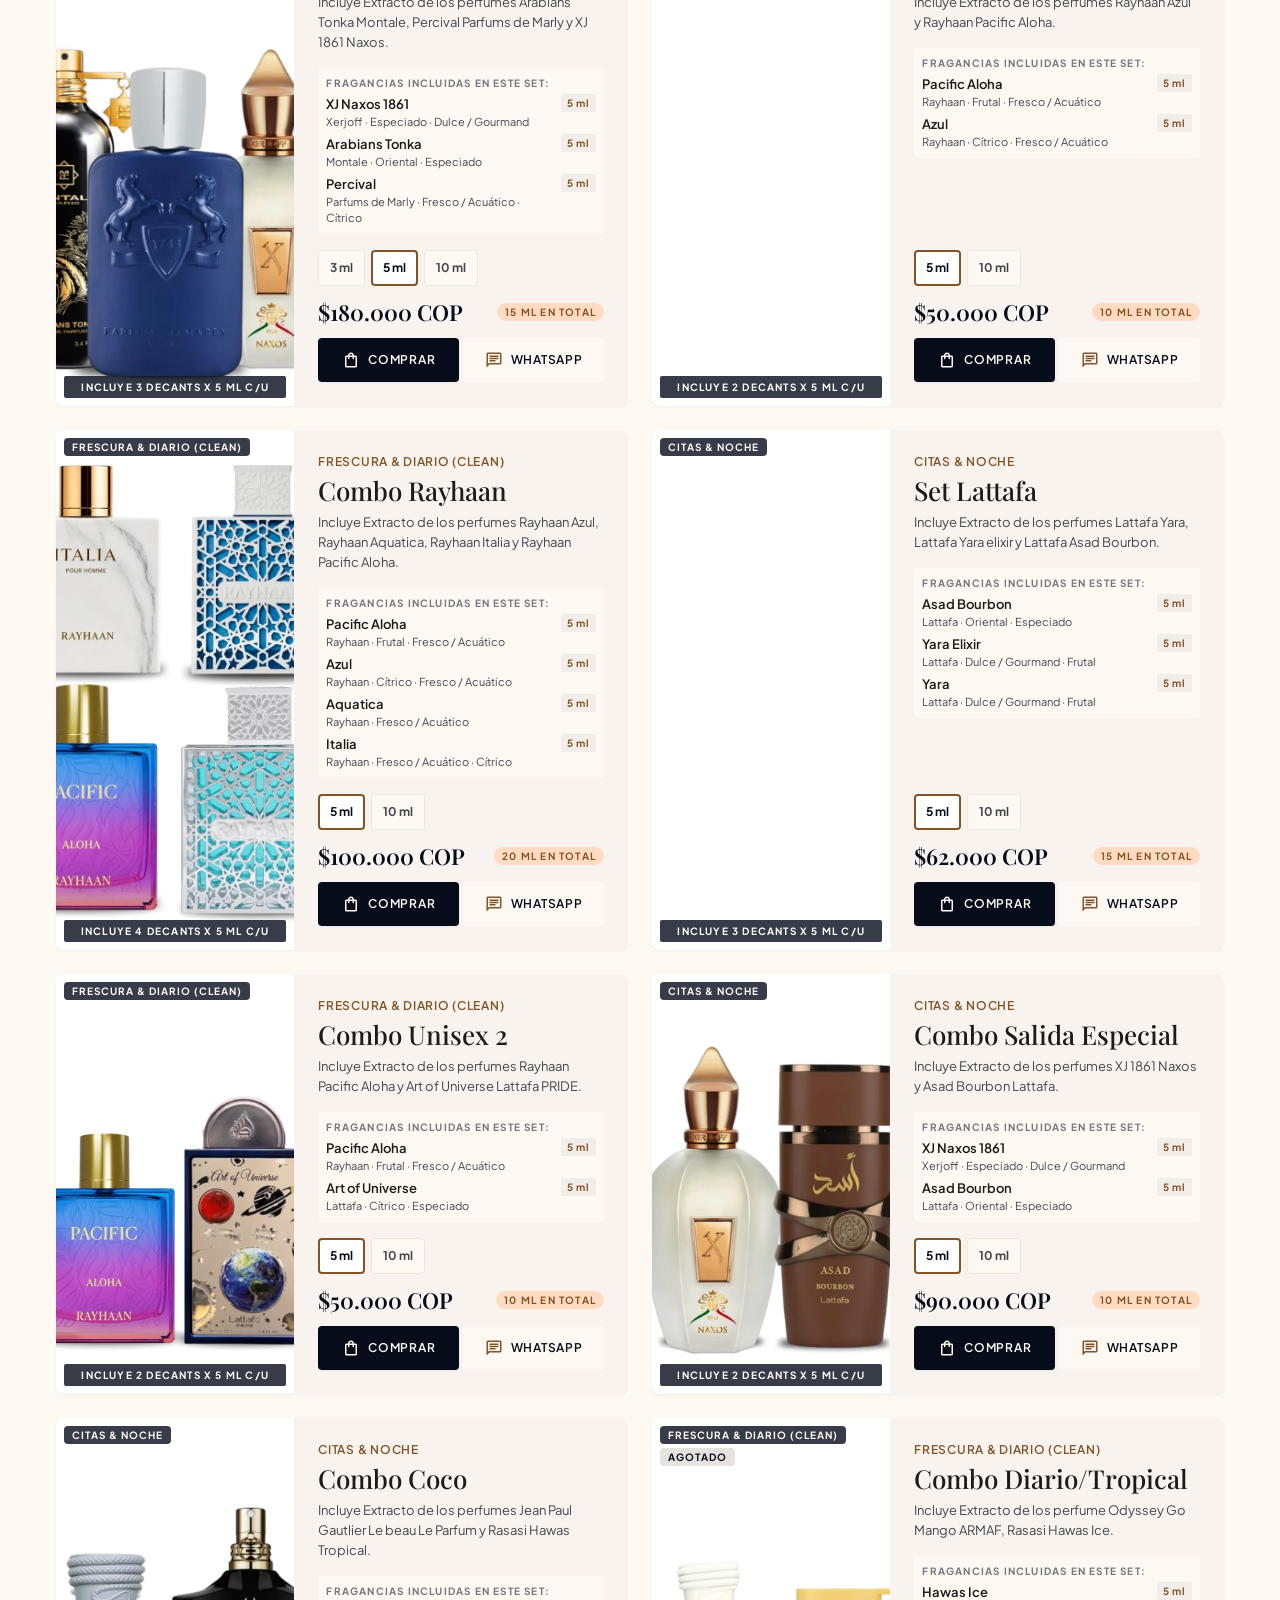
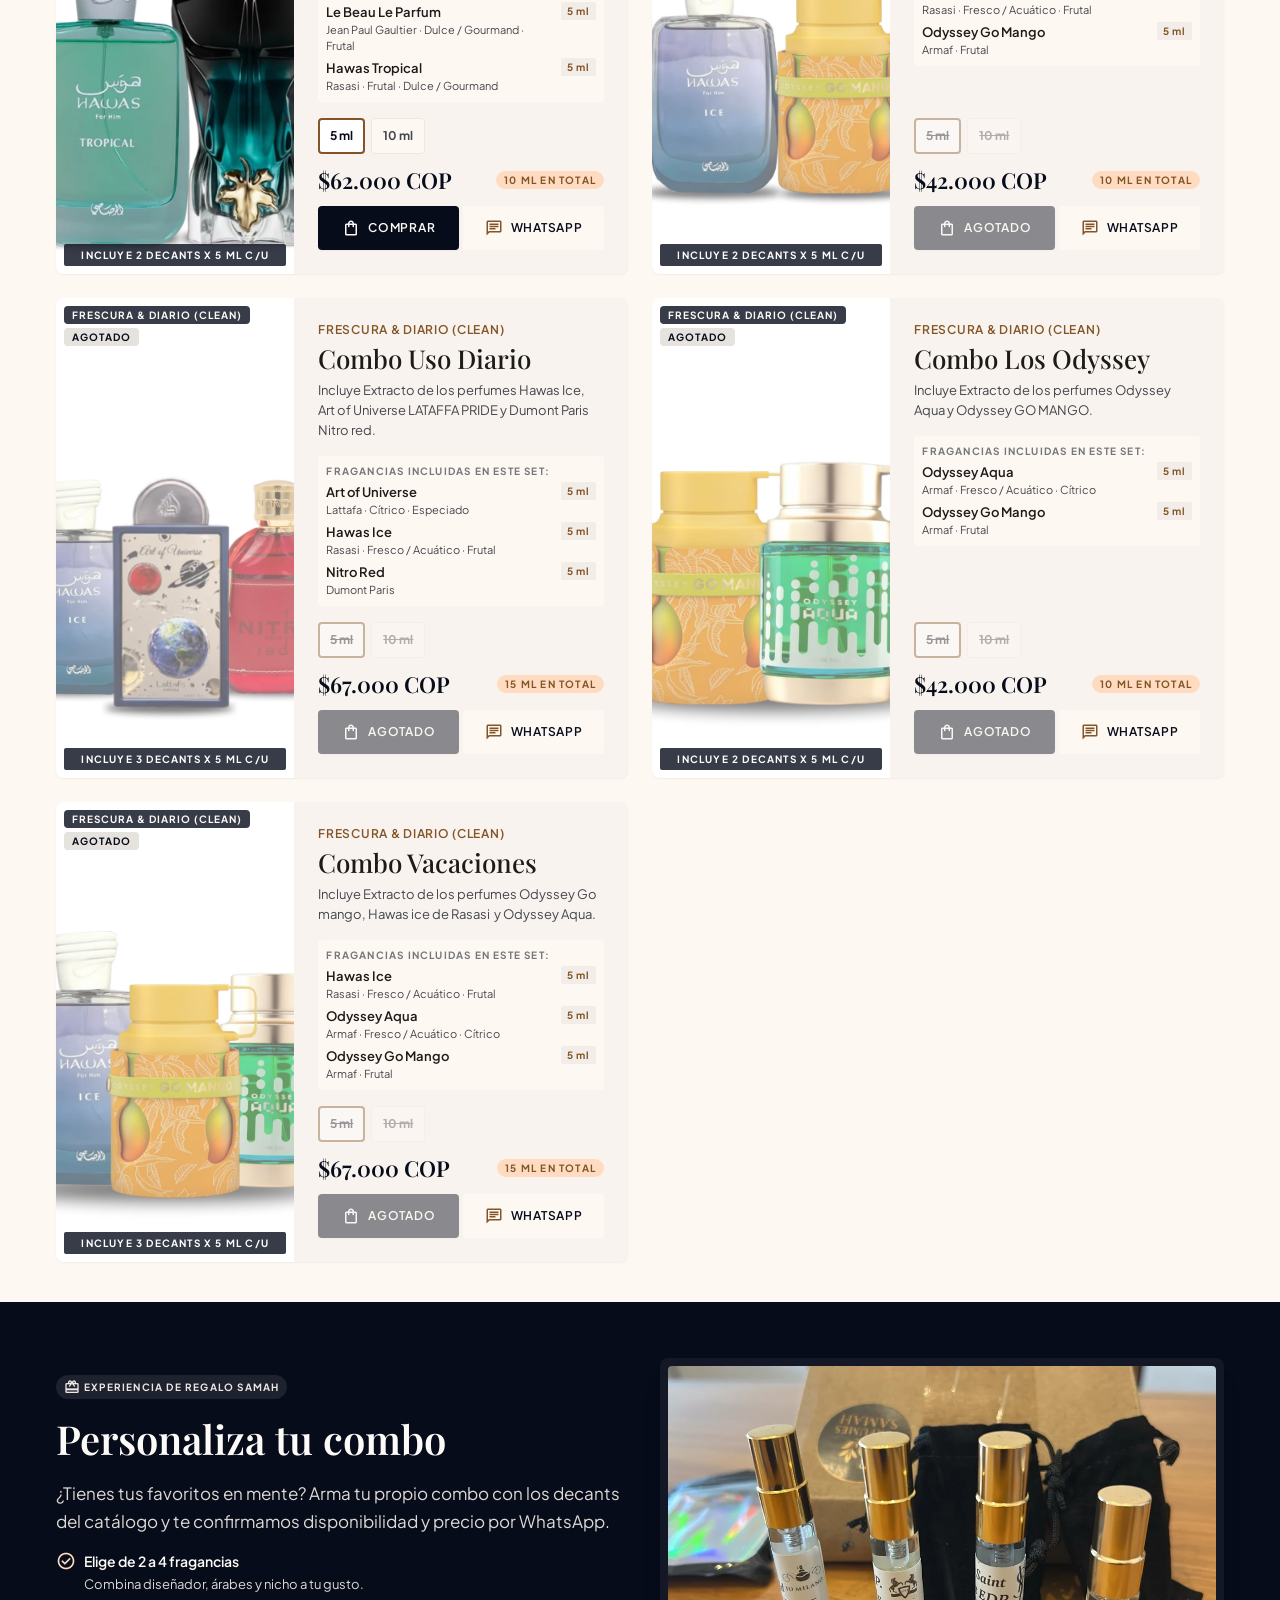
<file: pages/combos.html>
<!doctype html>
<html lang="es">
<head>
  <meta charset="utf-8">
  <meta name="viewport" content="width=device-width, initial-scale=1, viewport-fit=cover">
  <title>Combos de decants para cada momento | Perfumes Samah</title>
  <meta name="description" content="Combos de decants 100% originales: Combo Cita, Clean, Día a Día, Diario/Tropical, Comestible, Colegio y más. Prueba varias fragancias en un solo pedido.">
  <meta name="theme-color" content="#070c1b">
  <meta property="og:type" content="website">
  <meta property="og:site_name" content="Perfumes Samah">
  <meta property="og:locale" content="es_CO">
  <meta property="og:title" content="Combos pensados para cada momento | Perfumes Samah">
  <meta property="og:description" content="Combinaciones de decants agrupadas por ocasión.">
  <meta property="og:image" content="../assets/images/editorial/og-samah.jpg">
  <link rel="icon" type="image/png" sizes="32x32" href="../assets/logo/samah-mark-32.png">
  <link rel="apple-touch-icon" href="../assets/logo/samah-mark-180.png">
  <link rel="preconnect" href="https://fonts.googleapis.com">
  <link rel="preconnect" href="https://fonts.gstatic.com" crossorigin>
  <link rel="stylesheet" href="https://fonts.googleapis.com/css2?family=Playfair+Display:ital,wght@0,500;0,600;0,700;1,400&family=Plus+Jakarta+Sans:wght@400;500;600;700&display=swap">
  <link rel="stylesheet" href="https://fonts.googleapis.com/css2?family=Material+Symbols+Outlined:opsz,wght,FILL,GRAD@20..48,400,0..1,0&icon_names=add,air,arrow_back,arrow_forward,auto_awesome,celebration,chat,check,check_circle,chevron_right,close,cookie,dark_mode,dashboard_customize,delete,energy_savings_leaf,event,explore,favorite,flight_takeoff,forest,home,info,local_fire_department,local_florist,local_shipping,menu,music_note,nutrition,payments,photo_camera,psychology_alt,redeem,remove,restart_alt,sanitizer,science,search,sell,share,shopping_bag,spa,star,stars,support_agent,tune,verified,verified_user,water_drop,wb_sunny,work,workspace_premium&display=block">
  <link rel="stylesheet" href="../css/variables.css">
  <link rel="stylesheet" href="../css/global.css">
  <link rel="stylesheet" href="../css/components.css">
  <link rel="stylesheet" href="../css/pages.css">
  <link rel="stylesheet" href="../css/responsive.css">
</head>
<body data-root=".." data-page="combos">
  <div id="app-header"></div>

  <main id="main">
    <section class="page-hero combos-hero">
      <div class="container page-hero__grid">
        <div>
          <span class="page-hero__chip"><span class="icon" aria-hidden="true">auto_awesome</span>Curaduría Especializada · Perfumes Samah</span>
          <h1 class="page-hero__title combos-hero__title">Combos pensados para cada momento</h1>
          <p class="page-hero__text">Los combos de decants son la forma perfecta de probar varios perfumes sin comprar la botella completa. Descubre diferentes aromas, estilos y ocasiones en un solo set.</p>
        </div>
        <div class="info-card">
          <div class="info-card__head"><span>Garantía Samah</span><span class="icon" aria-hidden="true">verified_user</span></div>
          <p>Cada combo incluye extracto de perfumes 100% originales en decants, en la presentación que elijas.</p>
        </div>
      </div>
    </section>

    <div class="filter-bar">
      <div class="container filter-bar__row">
        <div class="filter-bar__chips" data-combo-chips aria-label="Ocasión"></div>
        <p class="filter-bar__count"><span class="icon" aria-hidden="true">tune</span>Mostrando <span data-combo-count>0</span> combos</p>
      </div>
    </div>

    <section class="combos-list" aria-label="Combos de decants">
      <div class="container">
        <div class="combos-grid" data-combos-grid aria-live="polite"></div>
      </div>
    </section>

    <section class="custom-combo" aria-labelledby="custom-title">
      <div class="container custom-combo__inner">
        <div class="custom-combo__text reveal">
          <span class="custom-combo__chip"><span class="icon" aria-hidden="true">redeem</span>Experiencia de regalo Samah</span>
          <h2 class="custom-combo__title" id="custom-title">Personaliza tu combo</h2>
          <p class="custom-combo__lead">¿Tienes tus favoritos en mente? Arma tu propio combo con los decants del catálogo y te confirmamos disponibilidad y precio por WhatsApp.</p>
          <ul class="custom-combo__list">
            <li><span class="icon" aria-hidden="true">check_circle</span><div><strong>Elige de 2 a 4 fragancias</strong><span>Combina diseñador, árabes y nicho a tu gusto.</span></div></li>
            <li><span class="icon" aria-hidden="true">check_circle</span><div><strong>Escoge la presentación</strong><span>Decants de 3, 5 o 10 ml según la fragancia.</span></div></li>
            <li><span class="icon" aria-hidden="true">check_circle</span><div><strong>Envío a toda Colombia</strong><span>Cada pedido se prepara cuidadosamente para que llegue en perfectas condiciones.</span></div></li>
          </ul>
          <a class="btn btn--peach" href="https://wa.me/573118935666?text=Hola%20Perfumes%20Samah%2C%20quiero%20armar%20un%20combo%20personalizado%20de%20decants." target="_blank" rel="noopener"><span class="icon" aria-hidden="true">chat</span><span>Personalizar combo por WhatsApp</span></a>
        </div>
        <div class="custom-combo__media reveal">
          <img src="../assets/images/editorial/decants-samah.webp" alt="Decants Perfumes Samah en atomizadores de vidrio con tapa dorada" loading="lazy" width="1200" height="675">
          <div class="custom-combo__note">
            <div><span>Decants originales</span><strong>Desde <span data-combo-min>—</span></strong></div>
            <p>Precio de combos en 5 ml</p>
          </div>
        </div>
      </div>
    </section>

    <section class="why-combos" aria-labelledby="why-title">
      <div class="container">
        <div class="section-head section-head--center reveal">
          <span class="eyebrow">¿Por qué comprar en combos Samah?</span>
          <h2 class="section-title" id="why-title">Variedad sin compras a ciegas</h2>
          <p class="section-sub why-combos__sub">Adquirir decants agrupados te permite variedad diaria sin el costo de frascos completos de 100 ml.</p>
        </div>
        <div class="why-grid">
          <article class="why-card reveal">
            <span class="why-card__icon"><span class="icon" aria-hidden="true">event</span></span>
            <h3>Una fragancia para cada plan</h3>
            <p>Cada combo agrupa aromas para el día, la oficina, una cita o la noche, para que siempre tengas la opción adecuada.</p>
          </article>
          <article class="why-card reveal">
            <span class="why-card__icon"><span class="icon" aria-hidden="true">explore</span></span>
            <h3>Cero compras a ciegas</h3>
            <p>Prueba cómo interactúa el aroma real con tu piel durante varios días antes de decidirte por un frasco completo.</p>
          </article>
          <article class="why-card reveal">
            <span class="why-card__icon"><span class="icon" aria-hidden="true">flight_takeoff</span></span>
            <h3>Portabilidad absoluta</h3>
            <p>Atomizadores que caben en el bolsillo, la cartera o el equipaje de mano para retocarte en cualquier momento.</p>
          </article>
        </div>
      </div>
    </section>
  </main>

  <div id="app-footer"></div>

  <script src="../js/products.js" defer></script>
  <script src="../js/main.js" defer></script>
  <script src="../js/cart.js" defer></script>
  <script src="../js/components.js" defer></script>
  <script src="../js/pages/combos.js" defer></script>
</body>
</html>
</file>
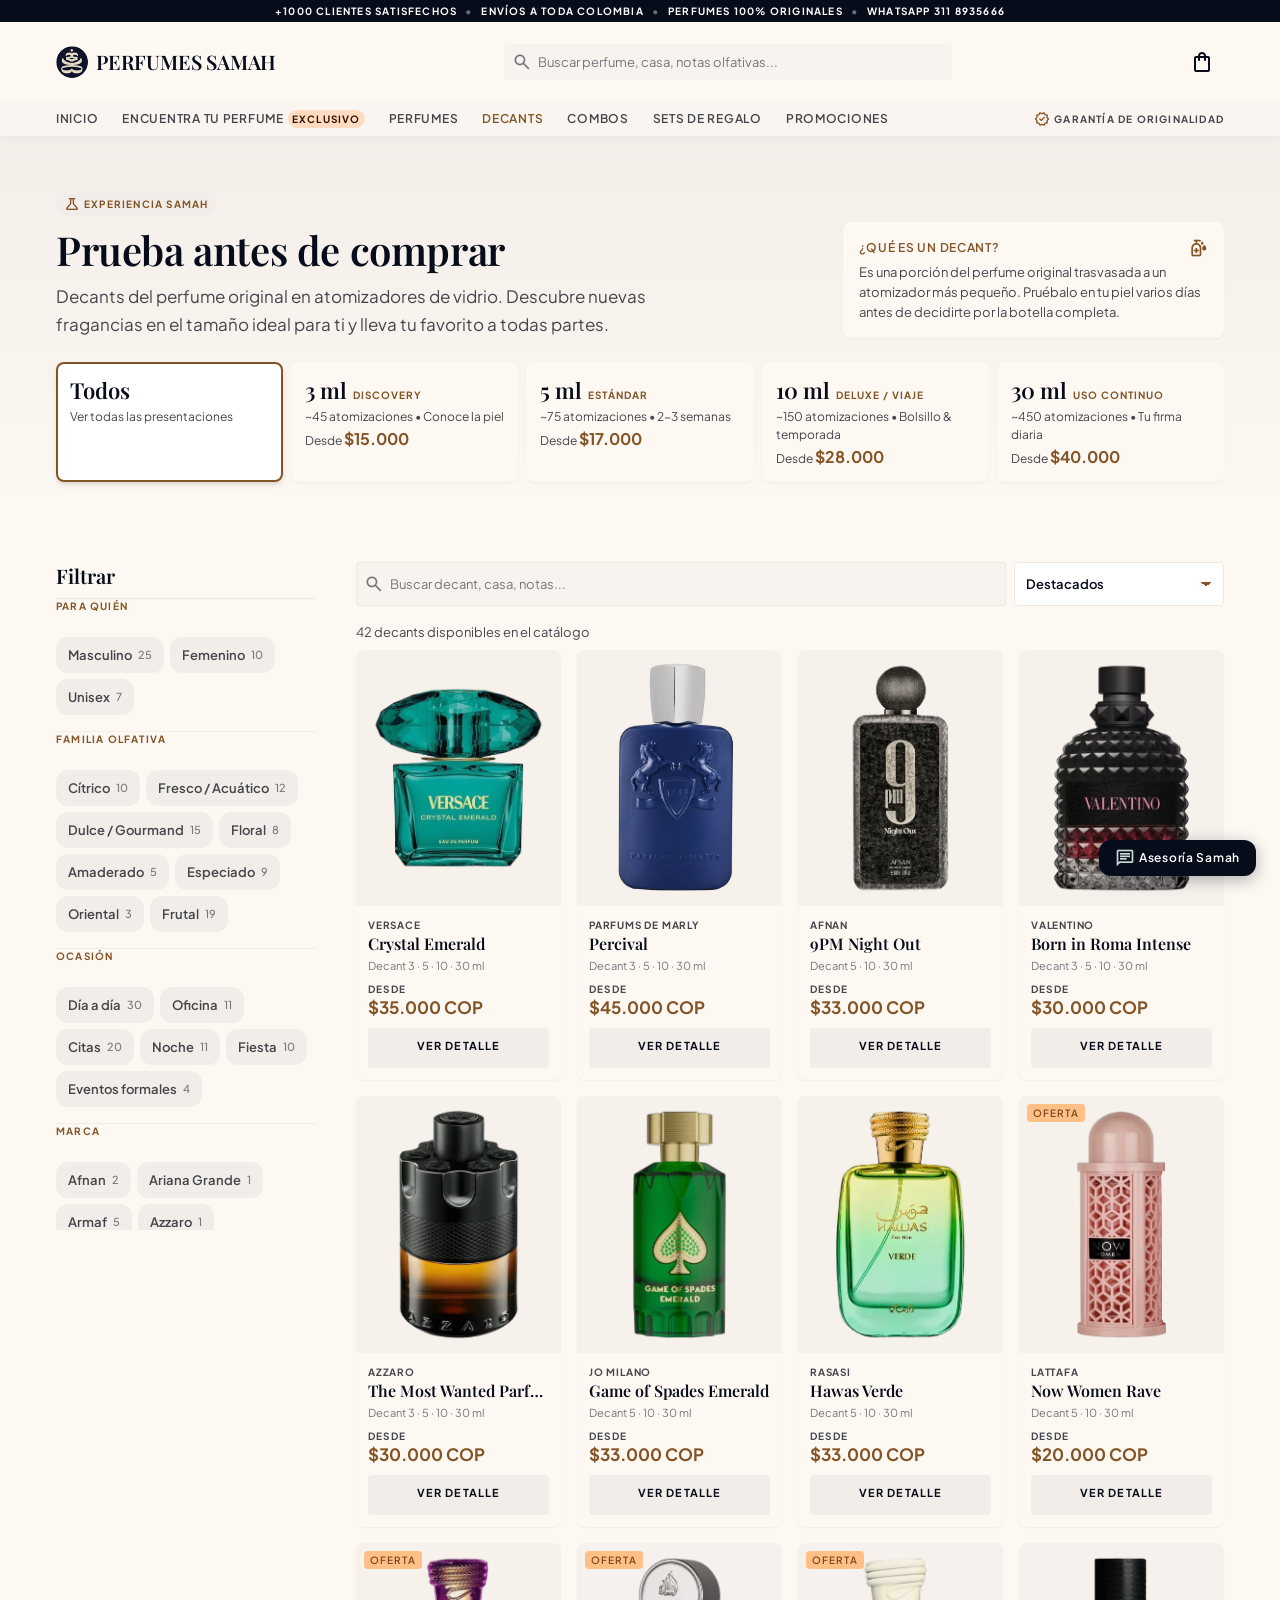
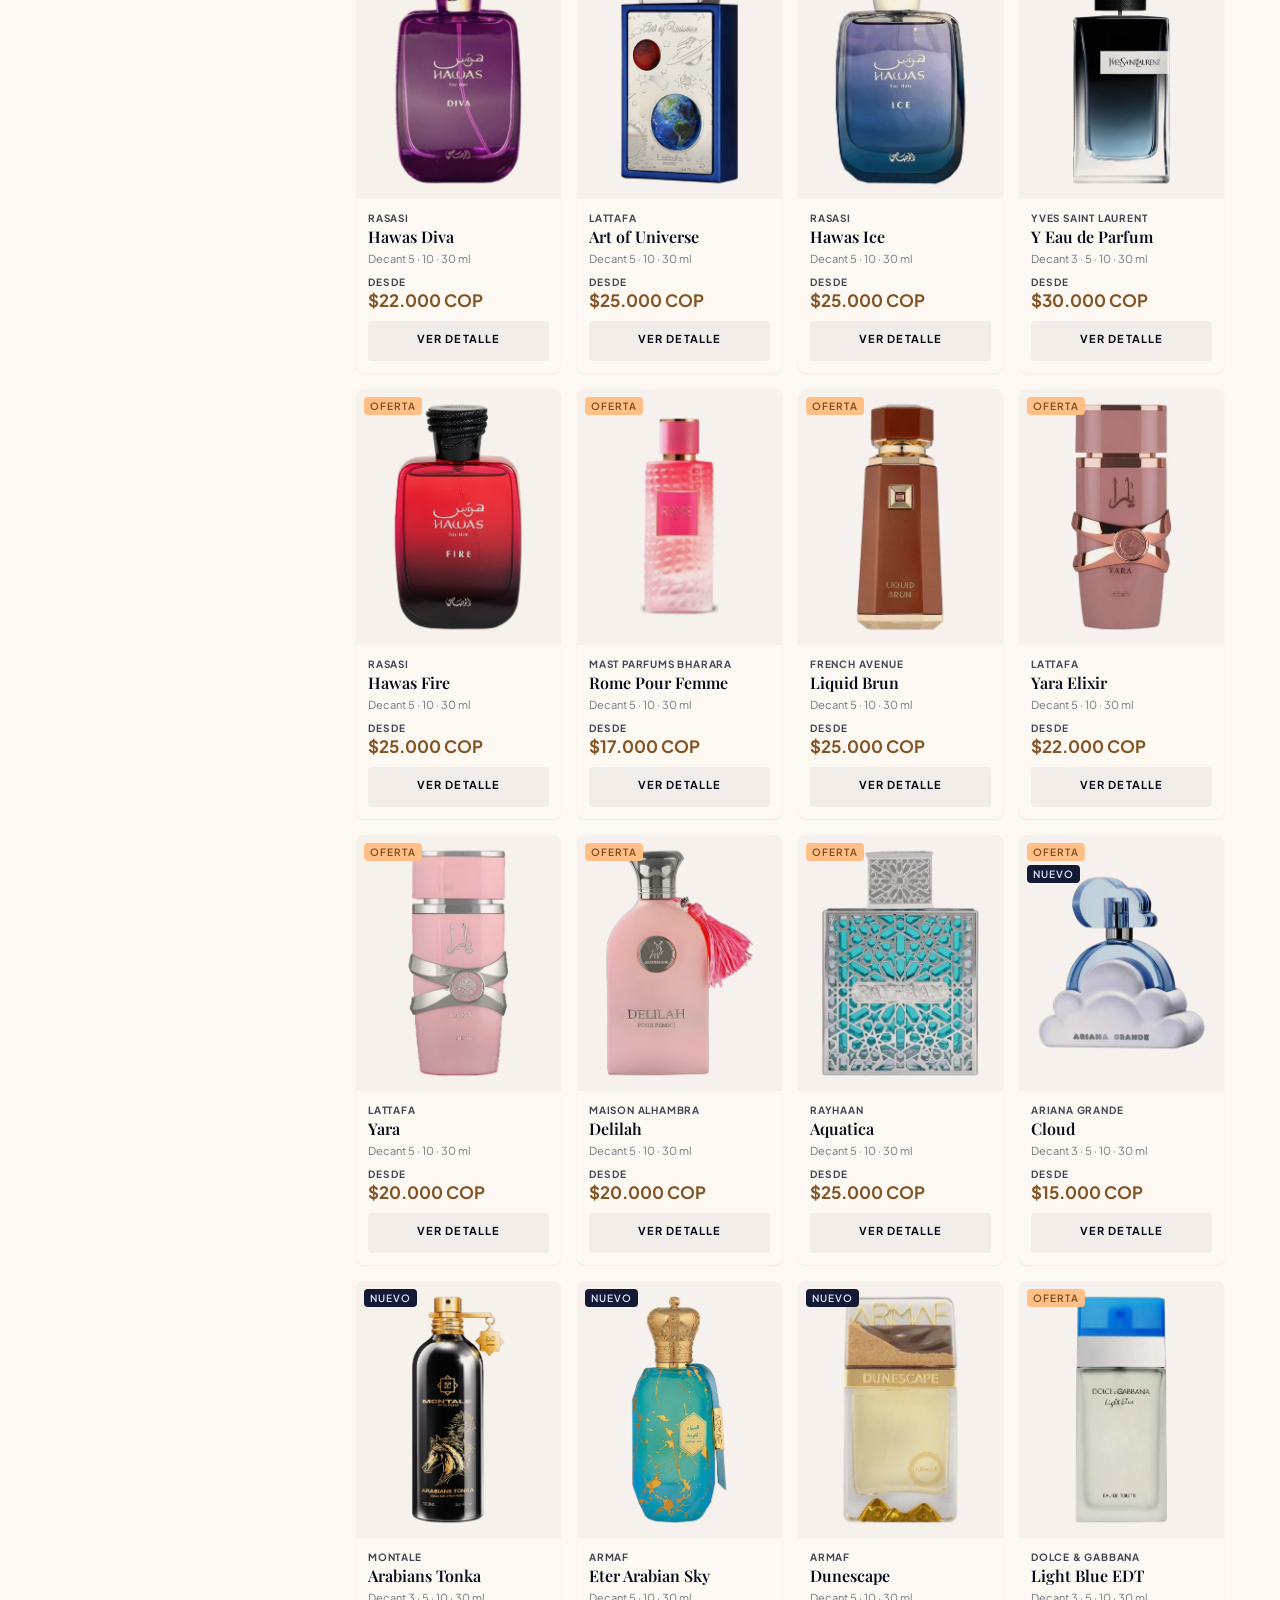
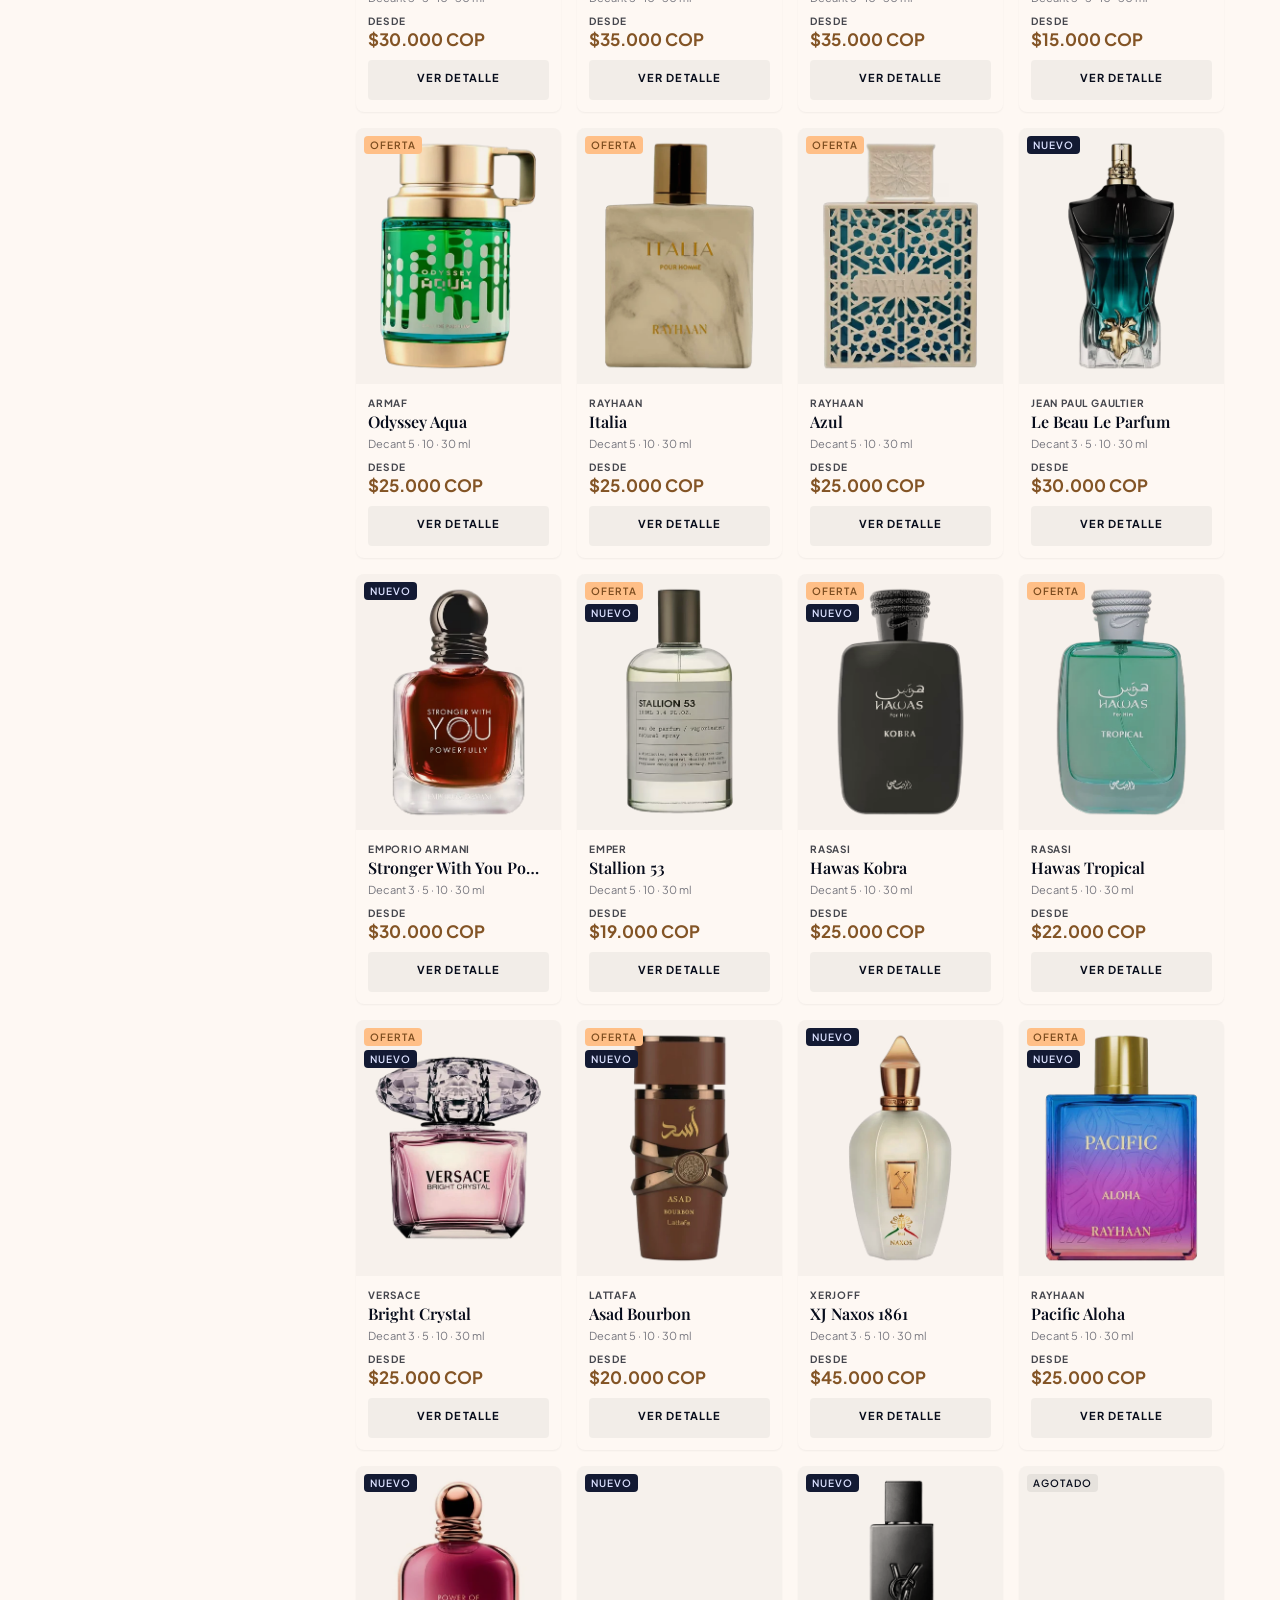
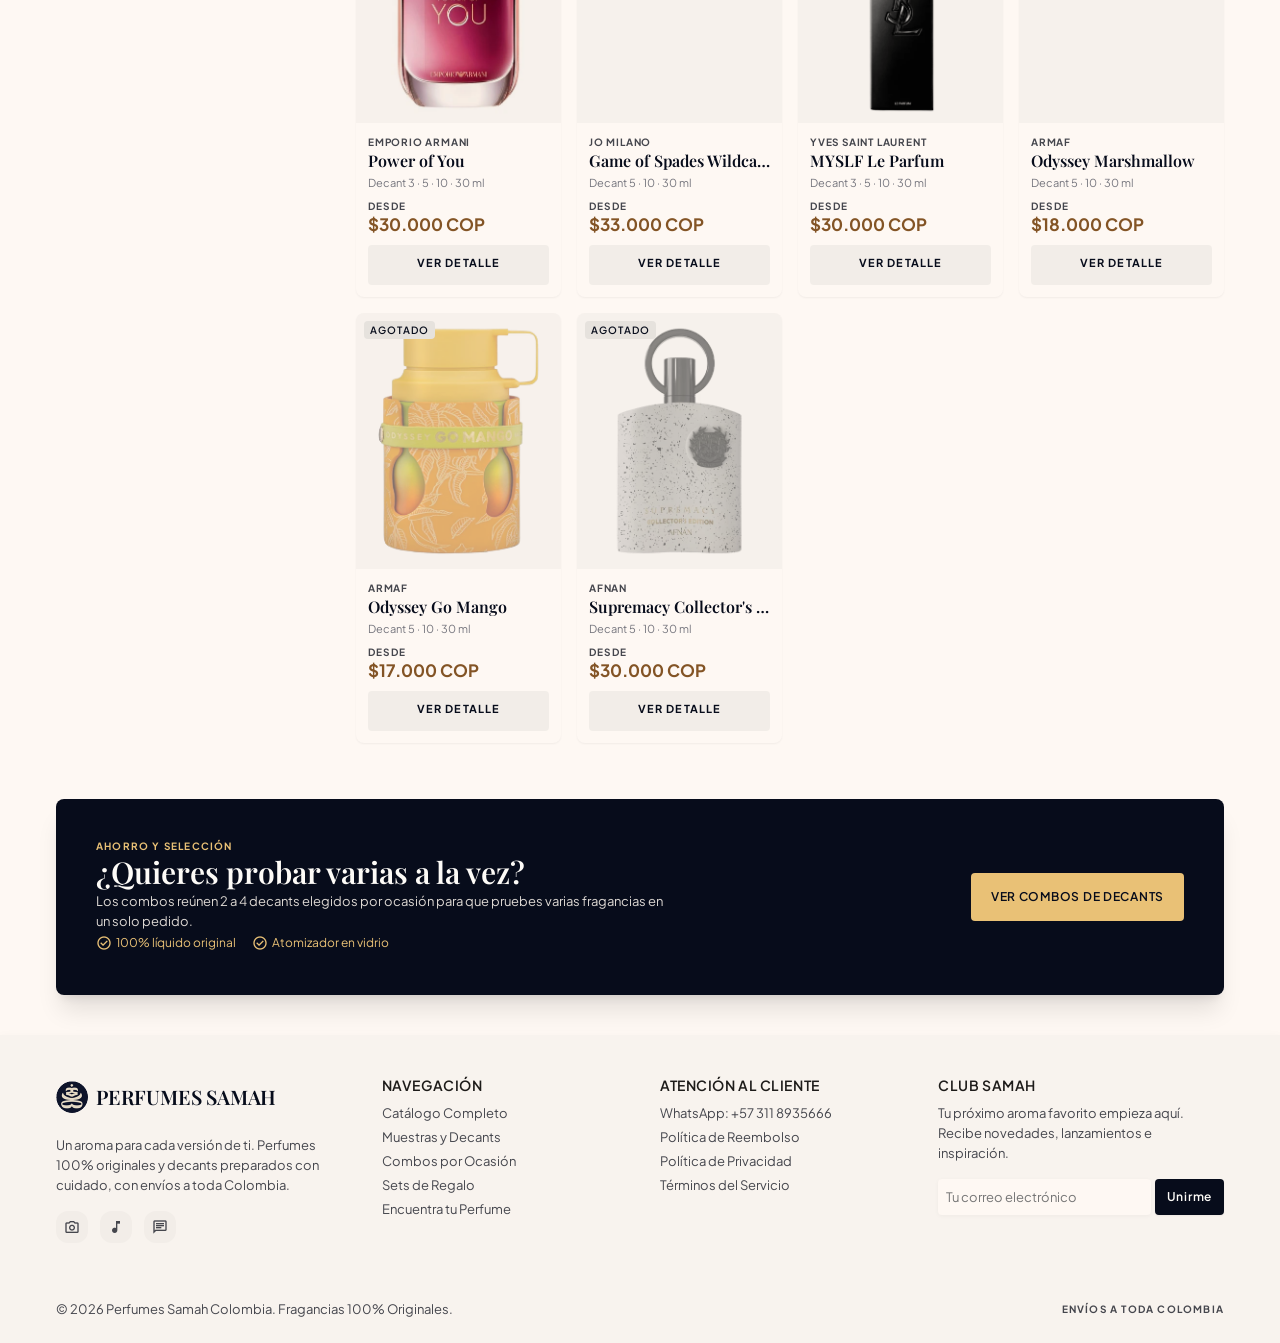
<file: pages/decants.html>
<!doctype html>
<html lang="es">
<head>
  <meta charset="utf-8">
  <meta name="viewport" content="width=device-width, initial-scale=1, viewport-fit=cover">
  <title>Decants de perfumes originales 3, 5 y 10 ml | Perfumes Samah</title>
  <meta name="description" content="Prueba antes de comprar: decants de perfumes 100% originales en 3, 5, 10 y 30 ml. Xerjoff, Parfums de Marly, Lattafa, Rasasi, Armaf y más, con envíos a toda Colombia.">
  <meta name="theme-color" content="#070c1b">
  <meta property="og:type" content="website">
  <meta property="og:site_name" content="Perfumes Samah">
  <meta property="og:locale" content="es_CO">
  <meta property="og:title" content="Decants 3, 5 y 10 ml | Perfumes Samah">
  <meta property="og:description" content="Descubre nuevas fragancias en el tamaño ideal para ti.">
  <meta property="og:image" content="../assets/images/editorial/og-samah.jpg">
  <link rel="icon" type="image/png" sizes="32x32" href="../assets/logo/samah-mark-32.png">
  <link rel="apple-touch-icon" href="../assets/logo/samah-mark-180.png">
  <link rel="preconnect" href="https://fonts.googleapis.com">
  <link rel="preconnect" href="https://fonts.gstatic.com" crossorigin>
  <link rel="stylesheet" href="https://fonts.googleapis.com/css2?family=Playfair+Display:ital,wght@0,500;0,600;0,700;1,400&family=Plus+Jakarta+Sans:wght@400;500;600;700&display=swap">
  <link rel="stylesheet" href="https://fonts.googleapis.com/css2?family=Material+Symbols+Outlined:opsz,wght,FILL,GRAD@20..48,400,0..1,0&icon_names=add,air,arrow_back,arrow_forward,auto_awesome,celebration,chat,check,check_circle,chevron_right,close,cookie,dark_mode,dashboard_customize,delete,energy_savings_leaf,event,explore,favorite,flight_takeoff,forest,home,info,local_fire_department,local_florist,local_shipping,menu,music_note,nutrition,payments,photo_camera,psychology_alt,redeem,remove,restart_alt,sanitizer,science,search,sell,share,shopping_bag,spa,star,stars,support_agent,tune,verified,verified_user,water_drop,wb_sunny,work,workspace_premium&display=block">
  <link rel="stylesheet" href="../css/variables.css">
  <link rel="stylesheet" href="../css/global.css">
  <link rel="stylesheet" href="../css/components.css">
  <link rel="stylesheet" href="../css/pages.css">
  <link rel="stylesheet" href="../css/responsive.css">
</head>
<body data-root=".." data-page="decants">
  <div id="app-header"></div>

  <main id="main">
    <section class="page-hero">
      <div class="container">
        <div class="page-hero__grid">
          <div>
            <span class="page-hero__chip"><span class="icon" aria-hidden="true">science</span>Experiencia Samah</span>
            <h1 class="page-hero__title">Prueba antes de comprar</h1>
            <p class="page-hero__text">Decants del perfume original en atomizadores de vidrio. Descubre nuevas fragancias en el tamaño ideal para ti y lleva tu favorito a todas partes.</p>
          </div>
          <div class="info-card">
            <div class="info-card__head"><span>¿Qué es un decant?</span><span class="icon" aria-hidden="true">sanitizer</span></div>
            <p>Es una porción del perfume original trasvasada a un atomizador más pequeño. Pruébalo en tu piel varios días antes de decidirte por la botella completa.</p>
          </div>
        </div>

        <div class="size-picker" data-sizes role="group" aria-label="Elige una presentación">
          <button class="size-pick" type="button" data-size-pick="" aria-pressed="true">
            <span class="size-pick__top"><span class="size-pick__ml">Todos</span></span>
            <span class="size-pick__desc">Ver todas las presentaciones</span>
          </button>
          <button class="size-pick" type="button" data-size-pick="3" aria-pressed="false">
            <span class="size-pick__top"><span class="size-pick__ml">3 ml</span><span class="size-pick__tag">Discovery</span></span>
            <span class="size-pick__desc">~45 atomizaciones • Conoce la piel</span>
            <span class="size-pick__price">Desde <strong data-min>—</strong></span>
          </button>
          <button class="size-pick" type="button" data-size-pick="5" aria-pressed="false">
            <span class="size-pick__top"><span class="size-pick__ml">5 ml</span><span class="size-pick__tag">Estándar</span></span>
            <span class="size-pick__desc">~75 atomizaciones • 2-3 semanas</span>
            <span class="size-pick__price">Desde <strong data-min>—</strong></span>
          </button>
          <button class="size-pick" type="button" data-size-pick="10" aria-pressed="false">
            <span class="size-pick__top"><span class="size-pick__ml">10 ml</span><span class="size-pick__tag">Deluxe / Viaje</span></span>
            <span class="size-pick__desc">~150 atomizaciones • Bolsillo &amp; temporada</span>
            <span class="size-pick__price">Desde <strong data-min>—</strong></span>
          </button>
          <button class="size-pick" type="button" data-size-pick="30" aria-pressed="false">
            <span class="size-pick__top"><span class="size-pick__ml">30 ml</span><span class="size-pick__tag">Uso continuo</span></span>
            <span class="size-pick__desc">~450 atomizaciones • Tu firma diaria</span>
            <span class="size-pick__price">Desde <strong data-min>—</strong></span>
          </button>
        </div>
      </div>
    </section>

    <section class="catalog container" data-catalog aria-label="Catálogo de decants">
      <div class="catalog__layout">
        <aside class="catalog__sidebar" data-filter-sheet id="filtros" aria-label="Filtros">
          <div class="catalog__sheet-scrim" data-close-filters></div>
          <div class="catalog__sheet">
            <div class="catalog__sheet-head">
              <h2 class="catalog__sheet-title">Filtrar</h2>
              <button class="icon-btn" type="button" aria-label="Cerrar filtros" data-close-filters><span class="icon" aria-hidden="true">close</span></button>
            </div>
            <div class="catalog__facets" data-facets></div>
            <div class="catalog__sheet-foot">
              <button class="btn btn--ghost btn--md" type="button" data-clear>Limpiar</button>
              <button class="btn btn--dark btn--md" type="button" data-close-filters>Ver <span data-count>0</span> resultados</button>
            </div>
          </div>
        </aside>

        <div class="catalog__main">
          <div class="catalog__toolbar">
            <form class="catalog__search" role="search">
              <label class="search-field">
                <span class="icon" aria-hidden="true">search</span>
                <span class="sr-only">Buscar decants</span>
                <input type="search" placeholder="Buscar decant, casa, notas..." data-search autocomplete="off">
              </label>
            </form>
            <div class="catalog__tools">
              <button class="btn btn--soft catalog__filters-btn" type="button" data-open-filters aria-controls="filtros" aria-expanded="false"><span class="icon" aria-hidden="true">tune</span>Filtros <span data-facet-count></span></button>
              <label class="catalog__sort">
                <span class="sr-only">Ordenar por</span>
                <select data-sort></select>
              </label>
            </div>
          </div>
          <p class="catalog__result"><span data-count>0</span> decants disponibles en el catálogo</p>
          <div class="catalog__active" data-active hidden></div>
          <div class="product-grid catalog__grid" data-grid aria-live="polite"></div>
        </div>
      </div>
    </section>

    <section class="container catalog__cta">
      <div class="dark-banner reveal">
        <div>
          <p class="dark-banner__eyebrow">Ahorro y selección</p>
          <h2 class="dark-banner__title">¿Quieres probar varias a la vez?</h2>
          <p class="dark-banner__text">Los combos reúnen 2 a 4 decants elegidos por ocasión para que pruebes varias fragancias en un solo pedido.</p>
          <p class="dark-banner__checks"><span><span class="icon" aria-hidden="true">check_circle</span>100% líquido original</span><span><span class="icon" aria-hidden="true">check_circle</span>Atomizador en vidrio</span></p>
        </div>
        <div class="dark-banner__actions">
          <a class="btn btn--gold" href="combos.html">Ver combos de decants</a>
        </div>
      </div>
    </section>
  </main>

  <div id="app-footer"></div>

  <script src="../js/products.js" defer></script>
  <script src="../js/main.js" defer></script>
  <script src="../js/cart.js" defer></script>
  <script src="../js/components.js" defer></script>
  <script src="../js/filters.js" defer></script>
  <script src="../js/pages/catalog.js" defer></script>
</body>
</html>
</file>
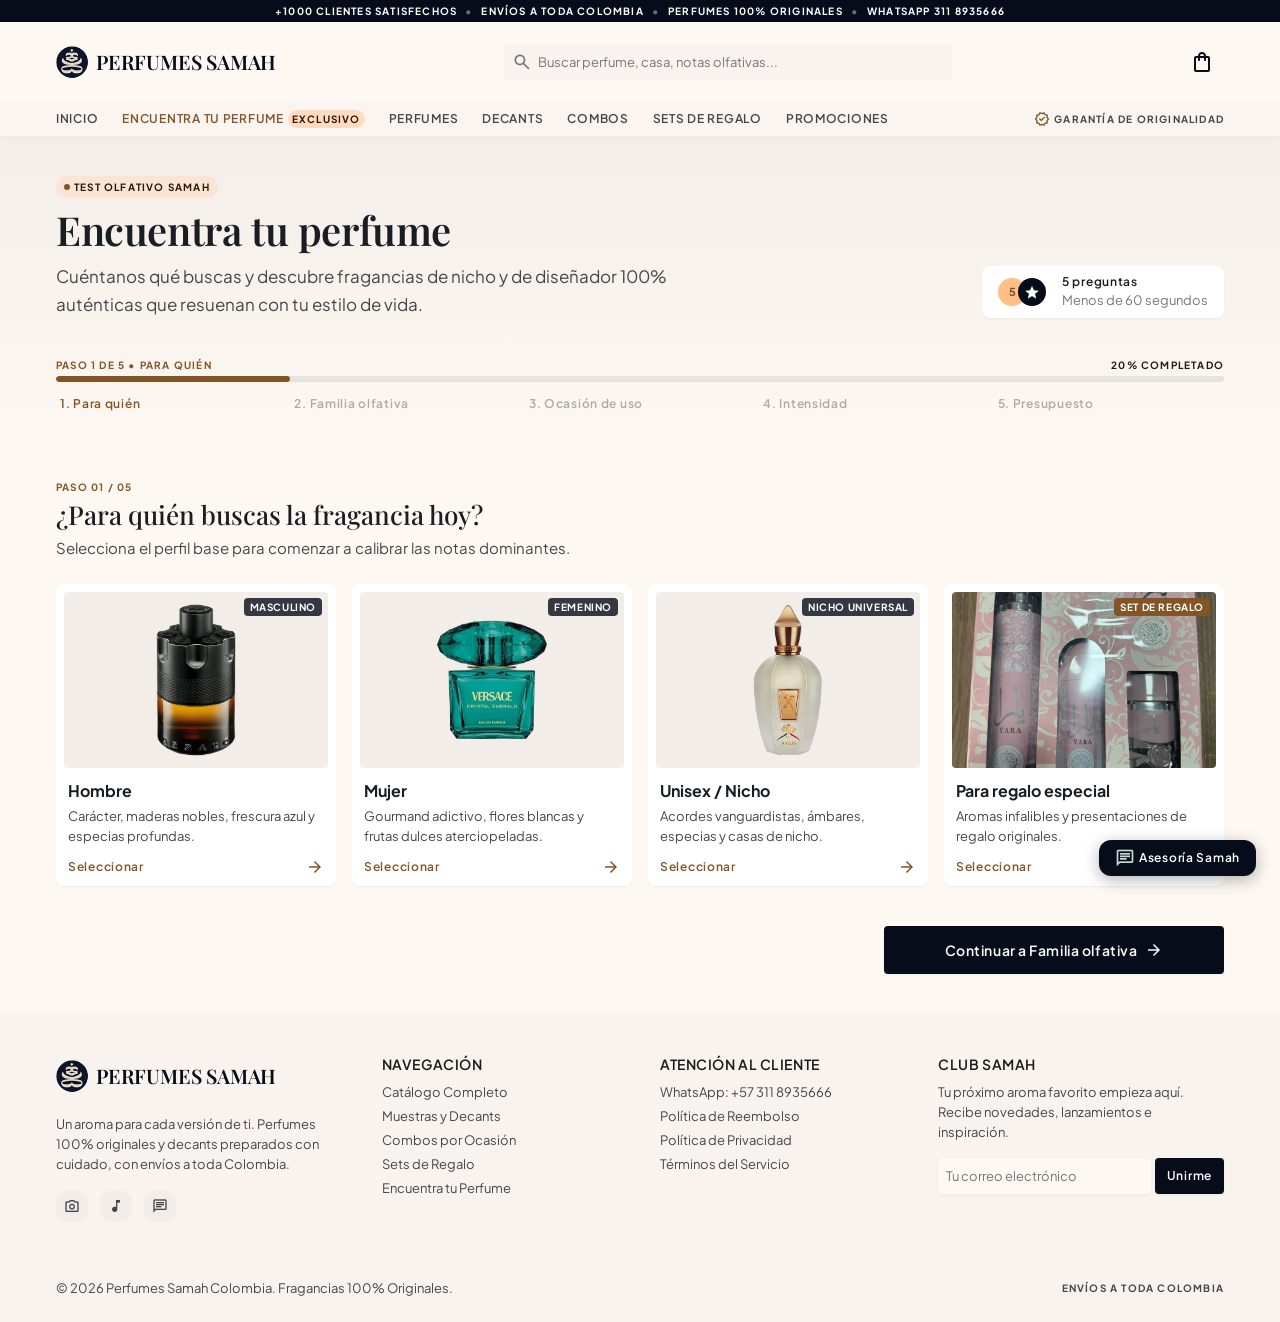
<file: pages/encuentra-tu-perfume.html>
<!doctype html>
<html lang="es">
<head>
  <meta charset="utf-8">
  <meta name="viewport" content="width=device-width, initial-scale=1, viewport-fit=cover">
  <title>Encuentra tu perfume: test olfativo | Perfumes Samah</title>
  <meta name="description" content="Responde 5 preguntas sobre para quién es, familia olfativa, ocasión, intensidad y presupuesto, y descubre fragancias 100% originales del catálogo de Perfumes Samah.">
  <meta name="theme-color" content="#070c1b">
  <meta property="og:type" content="website">
  <meta property="og:site_name" content="Perfumes Samah">
  <meta property="og:locale" content="es_CO">
  <meta property="og:title" content="Encuentra tu perfume | Perfumes Samah">
  <meta property="og:description" content="Descubre una fragancia que vaya contigo en menos de 60 segundos.">
  <meta property="og:image" content="../assets/images/editorial/og-samah.jpg">
  <link rel="icon" type="image/png" sizes="32x32" href="../assets/logo/samah-mark-32.png">
  <link rel="apple-touch-icon" href="../assets/logo/samah-mark-180.png">
  <link rel="preconnect" href="https://fonts.googleapis.com">
  <link rel="preconnect" href="https://fonts.gstatic.com" crossorigin>
  <link rel="stylesheet" href="https://fonts.googleapis.com/css2?family=Playfair+Display:ital,wght@0,500;0,600;0,700;1,400&family=Plus+Jakarta+Sans:wght@400;500;600;700&display=swap">
  <link rel="stylesheet" href="https://fonts.googleapis.com/css2?family=Material+Symbols+Outlined:opsz,wght,FILL,GRAD@20..48,400,0..1,0&icon_names=add,air,arrow_back,arrow_forward,auto_awesome,celebration,chat,check,check_circle,chevron_right,close,cookie,dark_mode,dashboard_customize,delete,energy_savings_leaf,event,explore,favorite,flight_takeoff,forest,home,info,local_fire_department,local_florist,local_shipping,menu,music_note,nutrition,payments,photo_camera,psychology_alt,redeem,remove,restart_alt,sanitizer,science,search,sell,share,shopping_bag,spa,star,stars,support_agent,tune,verified,verified_user,water_drop,wb_sunny,work,workspace_premium&display=block">
  <link rel="stylesheet" href="../css/variables.css">
  <link rel="stylesheet" href="../css/global.css">
  <link rel="stylesheet" href="../css/components.css">
  <link rel="stylesheet" href="../css/pages.css">
  <link rel="stylesheet" href="../css/responsive.css">
</head>
<body data-root=".." data-page="quiz">
  <div id="app-header"></div>

  <main id="main">
    <section class="quiz-hero">
      <div class="container">
        <div class="quiz-hero__row">
          <div class="quiz-hero__text">
            <span class="quiz-hero__chip"><span class="quiz-hero__dot"></span>Test olfativo Samah</span>
            <h1 class="quiz-hero__title">Encuentra tu perfume</h1>
            <p class="quiz-hero__lead">Cuéntanos qué buscas y descubre fragancias de nicho y de diseñador 100% auténticas que resuenan con tu estilo de vida.</p>
          </div>
          <div class="quiz-hero__badge">
            <span class="quiz-hero__avatars"><span>5</span><span class="icon" aria-hidden="true">star</span></span>
            <span><strong>5 preguntas</strong><small>Menos de 60 segundos</small></span>
          </div>
        </div>

        <div class="quiz-progress" data-progress>
          <div class="quiz-progress__meta">
            <span class="quiz-progress__step" data-step-text>Paso 1 de 5 • Para quién</span>
            <span class="quiz-progress__pct" data-step-pct>20% completado</span>
          </div>
          <div class="quiz-progress__track" role="progressbar" aria-valuemin="0" aria-valuemax="100" aria-valuenow="20" aria-label="Progreso del test"><span class="quiz-progress__bar" data-bar style="width:20%"></span></div>
          <ol class="quiz-progress__pills" data-pills></ol>
        </div>
      </div>
    </section>

    <section class="quiz-body">
      <div class="container">
        <form class="quiz-form" data-quiz novalidate></form>

        <div class="quiz-loader" data-loader hidden>
          <span class="quiz-loader__ring" aria-hidden="true"></span>
          <h2>Analizando tu perfil olfativo…</h2>
          <p>Comparando notas, ocasión e intensidad con el catálogo de Perfumes Samah.</p>
        </div>

        <section class="quiz-results" data-results hidden aria-labelledby="results-title" tabindex="-1">
          <div class="quiz-results__head">
            <div>
              <p class="quiz-results__eyebrow"><span class="icon" aria-hidden="true">verified</span>Selección curada lista</p>
              <h2 class="quiz-results__title" id="results-title">Estas fragancias podrían gustarte</h2>
              <p class="quiz-results__lead">Basado en tus respuestas filtramos los perfumes, decants y combos del catálogo con mejor compatibilidad.</p>
              <p class="quiz-results__summary" data-summary></p>
            </div>
            <div class="quiz-results__actions">
              <button class="btn btn--soft btn--sm" type="button" data-restart><span class="icon" aria-hidden="true">restart_alt</span>Ajustar respuestas</button>
              <a class="btn btn--dark btn--sm" data-advisor href="#" target="_blank" rel="noopener"><span class="icon" aria-hidden="true">chat</span>Consultar con un asesor</a>
            </div>
          </div>
          <div class="quiz-results__grid" data-results-grid></div>

          <div class="dark-banner quiz-results__banner">
            <div>
              <p class="dark-banner__eyebrow"><span class="quiz-results__tag">Sugerencia de nuestro experto</span></p>
              <h3 class="dark-banner__title">¿Indeciso entre varios? Prueba un combo</h3>
              <p class="dark-banner__text">Llévate 2 a 4 fragancias seleccionadas en decants para descubrir cuál va mejor con tu piel.</p>
            </div>
            <div class="dark-banner__actions">
              <a class="btn btn--peach" href="combos.html">Ver combos desde <span data-combo-from></span></a>
              <a class="btn btn--slate" href="https://wa.me/573118935666?text=Hola%20Perfumes%20Samah%2C%20quiero%20personalizar%20un%20combo." target="_blank" rel="noopener">Personalizar combo por chat</a>
            </div>
          </div>
        </section>
      </div>
    </section>
  </main>

  <div id="app-footer"></div>

  <script src="../js/products.js" defer></script>
  <script src="../js/main.js" defer></script>
  <script src="../js/cart.js" defer></script>
  <script src="../js/components.js" defer></script>
  <script src="../js/quiz.js" defer></script>
</body>
</html>
</file>
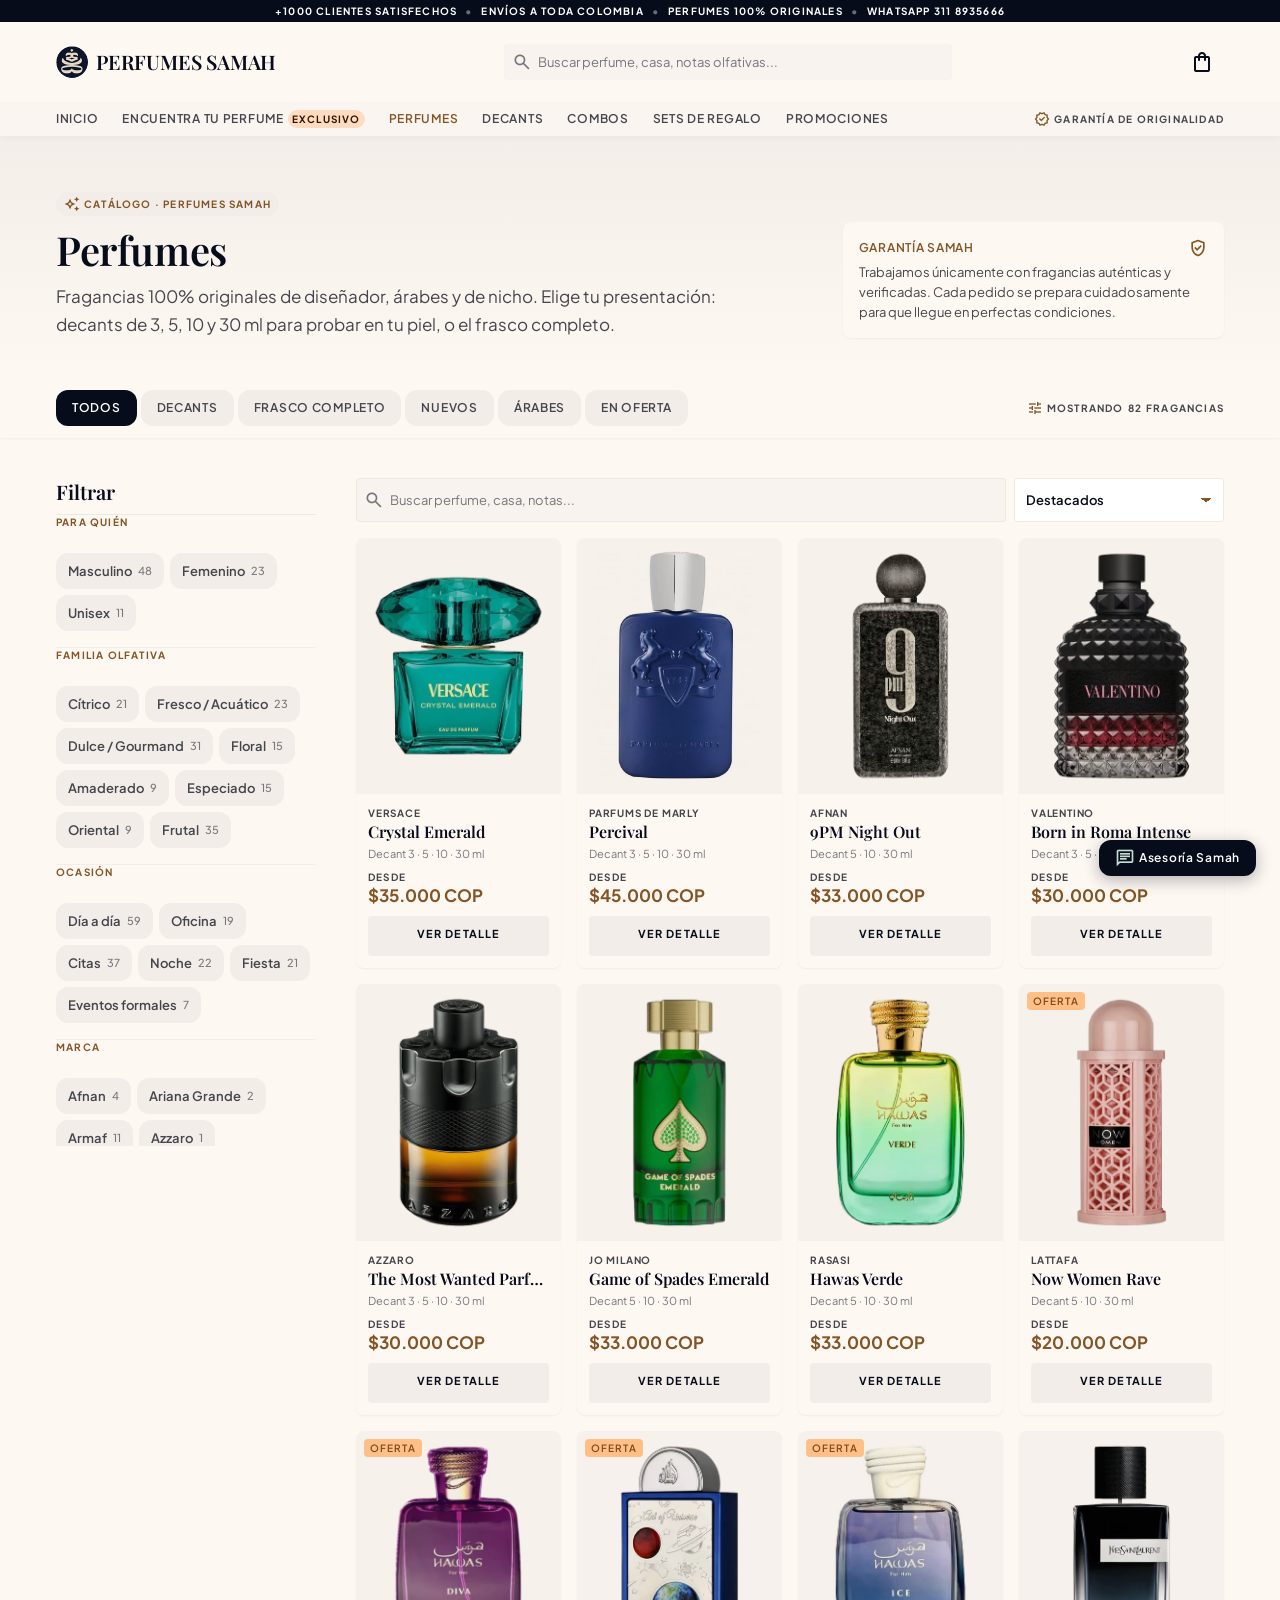
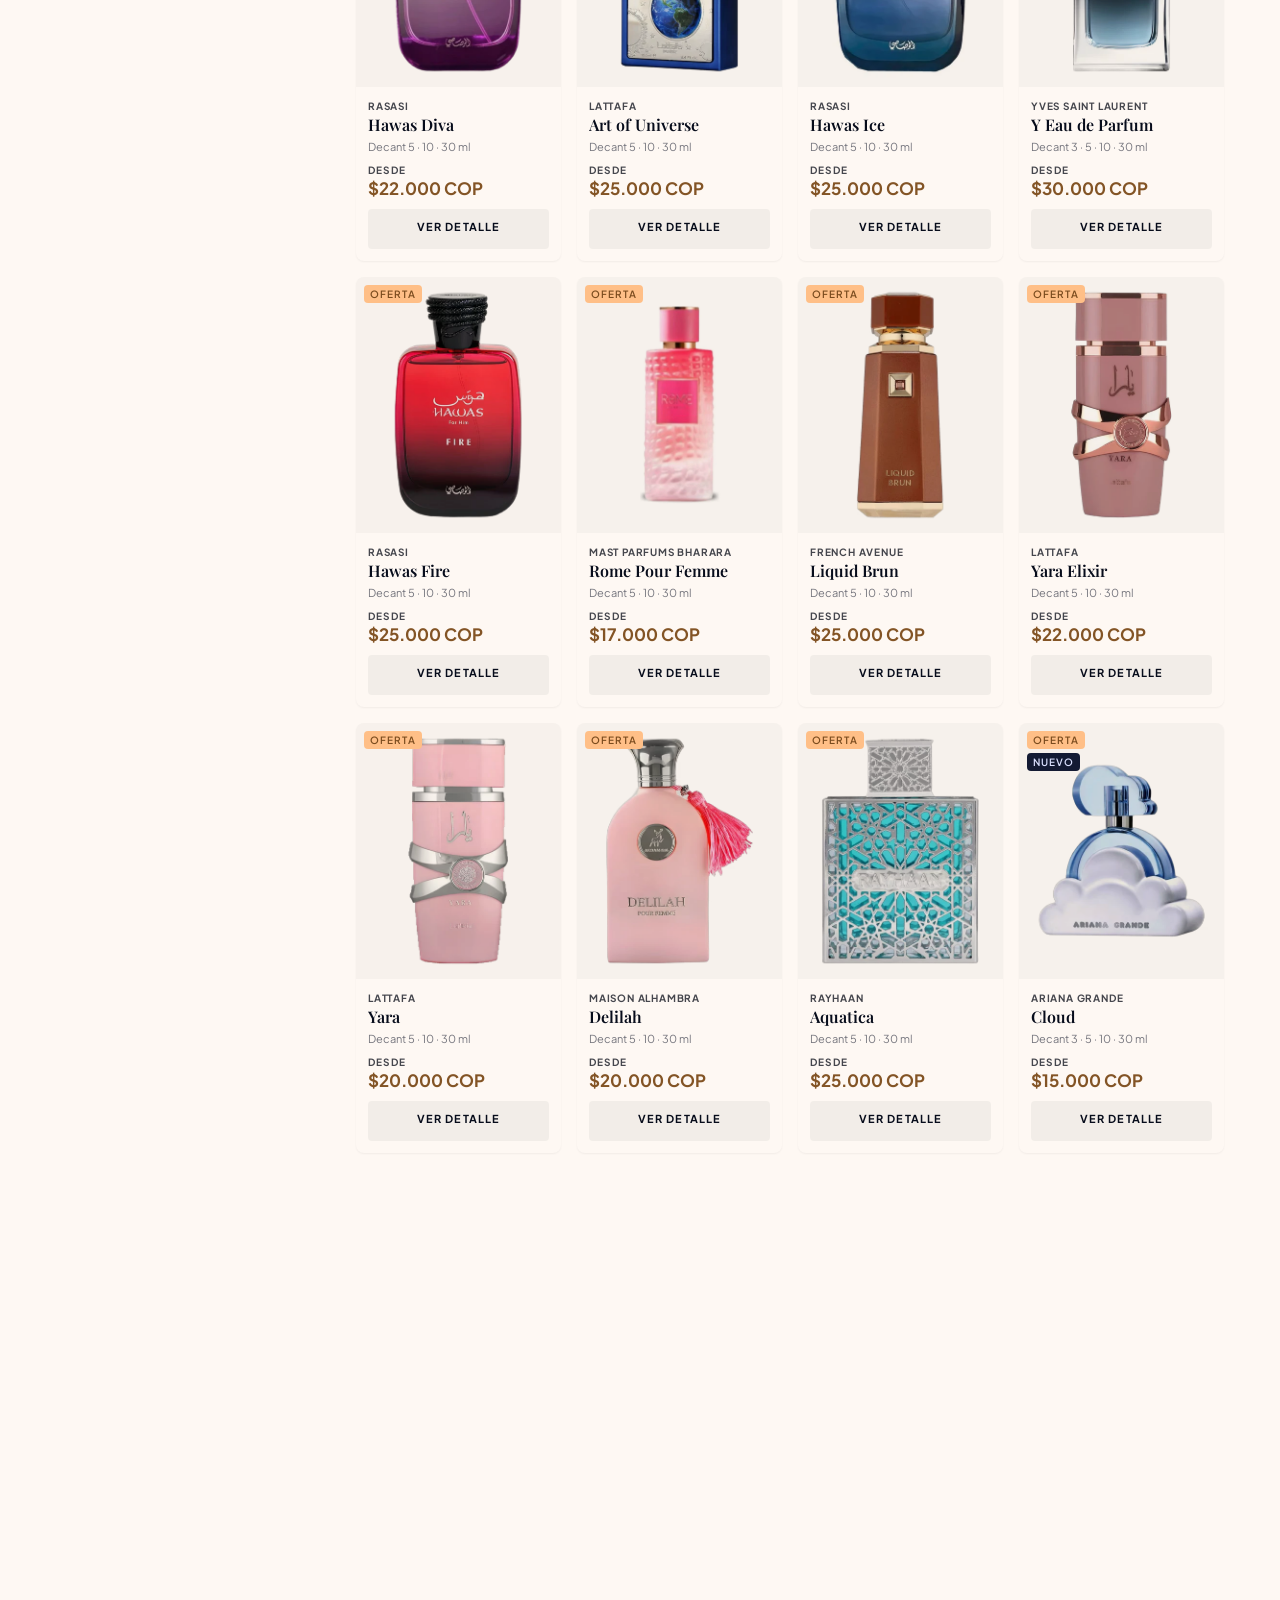
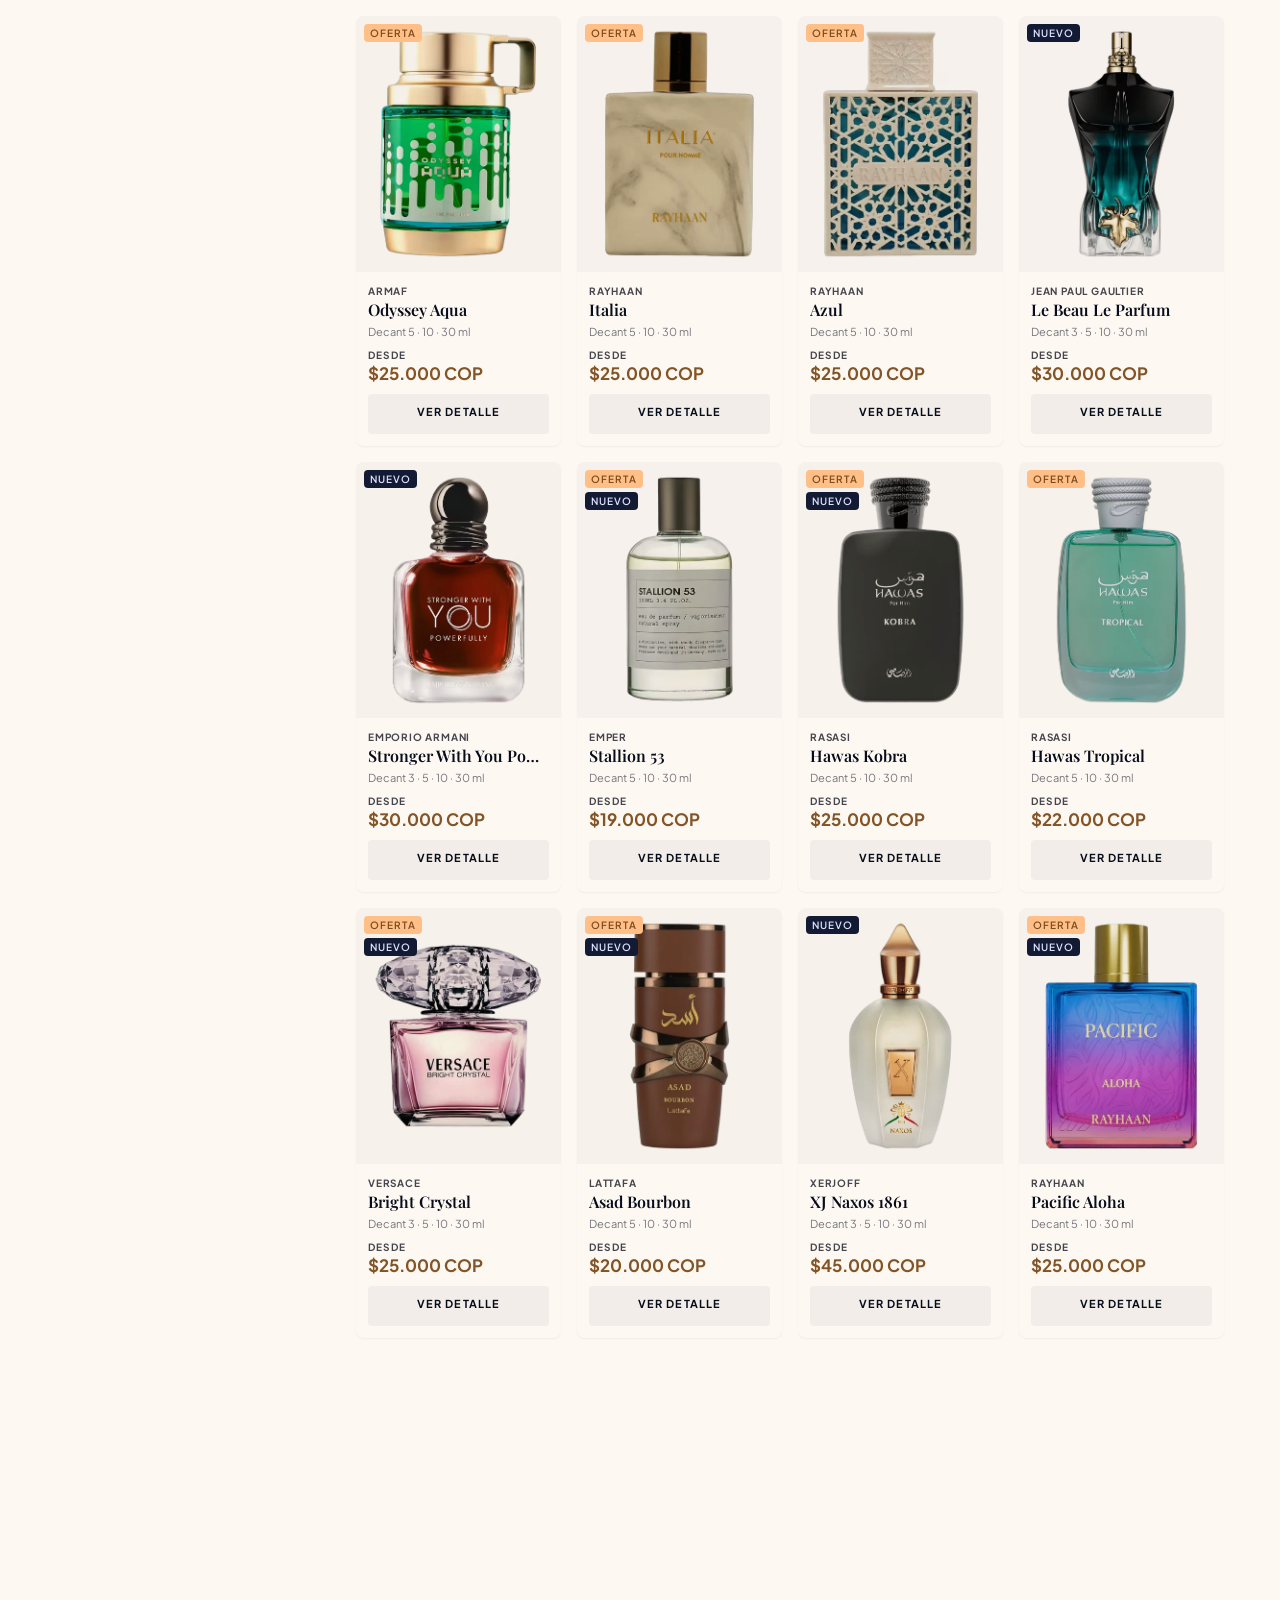
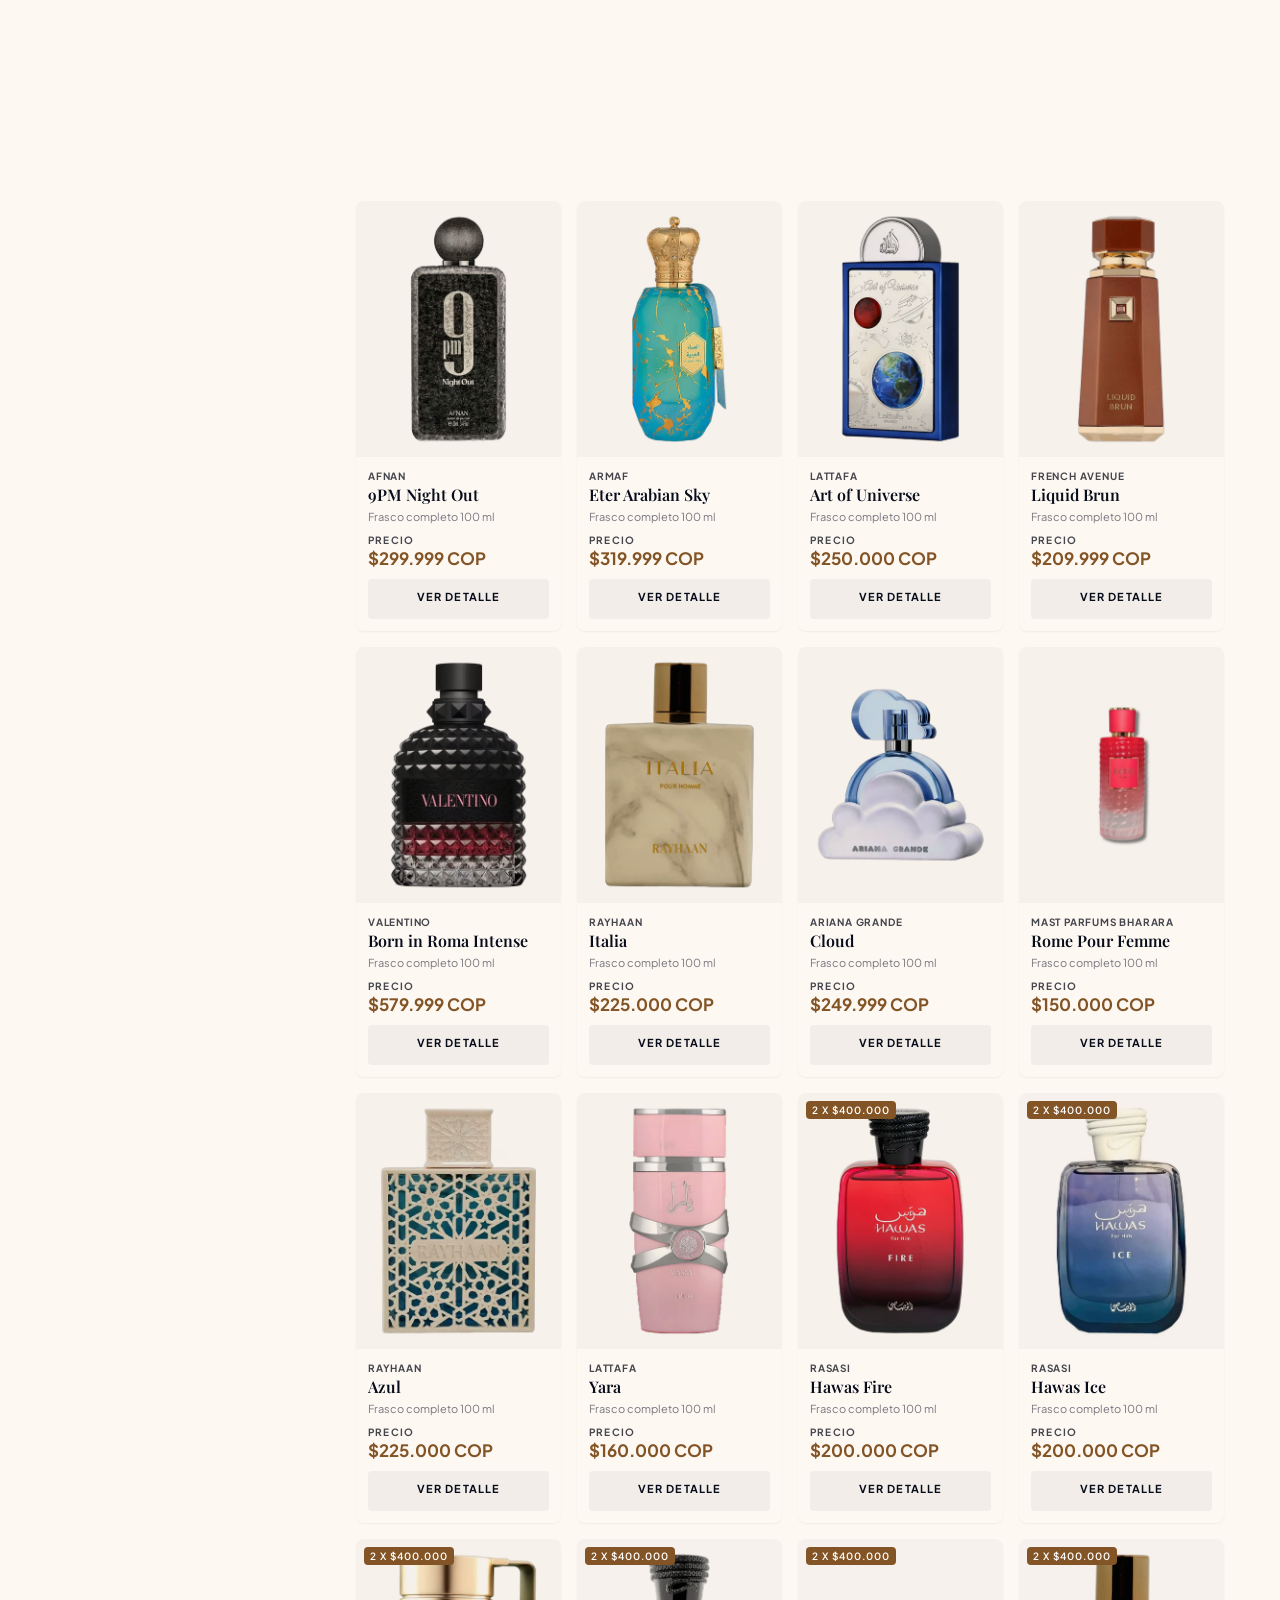
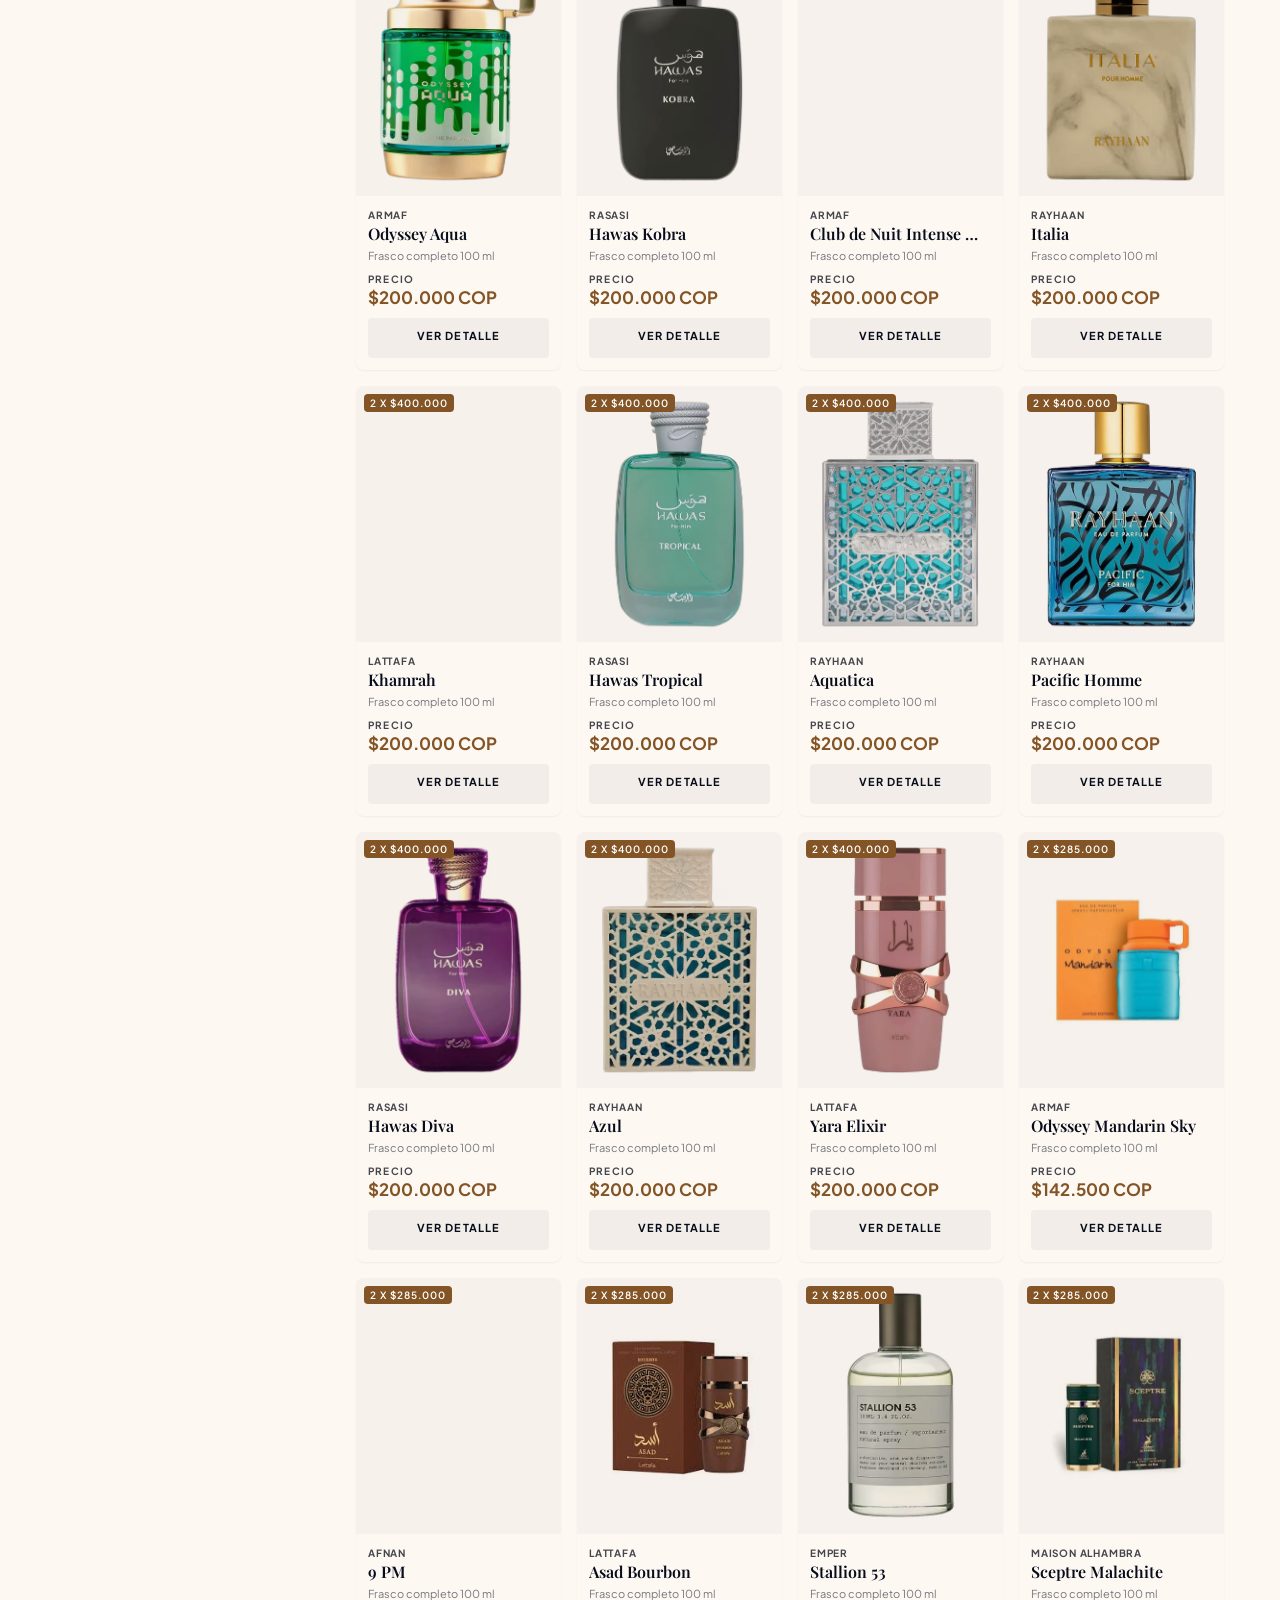
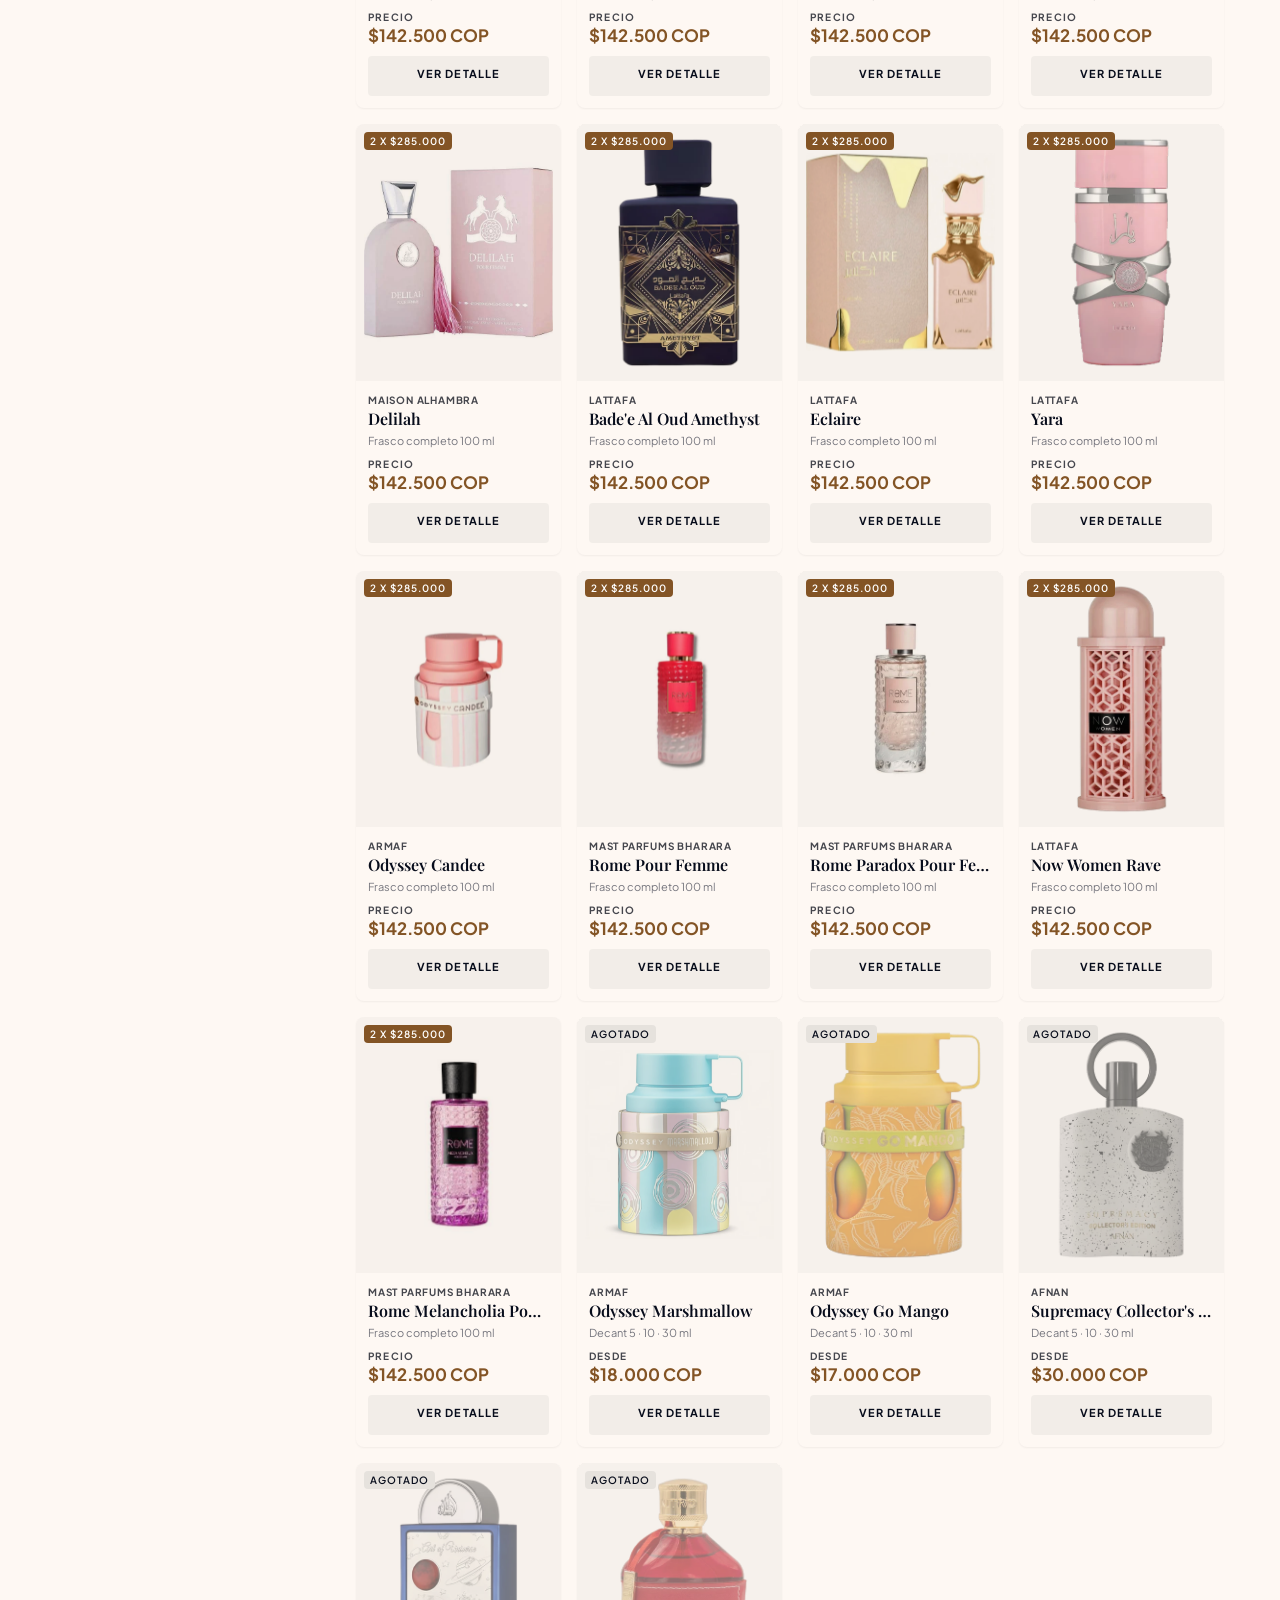
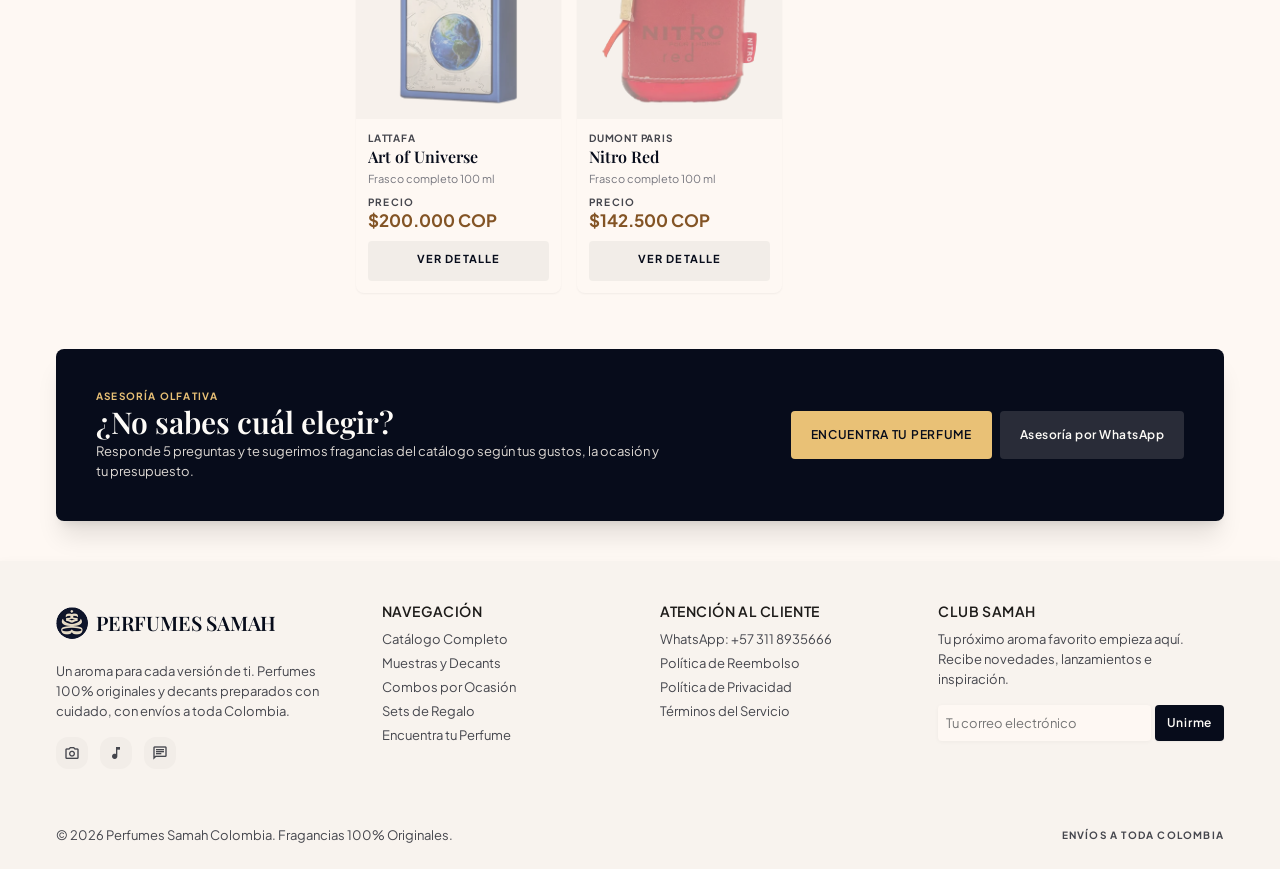
<file: pages/perfumes.html>
<!doctype html>
<html lang="es">
<head>
  <meta charset="utf-8">
  <meta name="viewport" content="width=device-width, initial-scale=1, viewport-fit=cover">
  <title>Perfumes originales y decants | Perfumes Samah</title>
  <meta name="description" content="Catálogo de perfumes 100% originales: decants de 3, 5, 10 y 30 ml y frascos completos de Xerjoff, Parfums de Marly, Lattafa, Rasasi, Armaf, Versace y más.">
  <meta name="theme-color" content="#070c1b">
  <meta property="og:type" content="website">
  <meta property="og:site_name" content="Perfumes Samah">
  <meta property="og:locale" content="es_CO">
  <meta property="og:title" content="Perfumes originales | Perfumes Samah">
  <meta property="og:description" content="Decants y frascos completos 100% originales con envíos a toda Colombia.">
  <meta property="og:image" content="../assets/images/editorial/og-samah.jpg">
  <link rel="icon" type="image/png" sizes="32x32" href="../assets/logo/samah-mark-32.png">
  <link rel="apple-touch-icon" href="../assets/logo/samah-mark-180.png">
  <link rel="preconnect" href="https://fonts.googleapis.com">
  <link rel="preconnect" href="https://fonts.gstatic.com" crossorigin>
  <link rel="stylesheet" href="https://fonts.googleapis.com/css2?family=Playfair+Display:ital,wght@0,500;0,600;0,700;1,400&family=Plus+Jakarta+Sans:wght@400;500;600;700&display=swap">
  <link rel="stylesheet" href="https://fonts.googleapis.com/css2?family=Material+Symbols+Outlined:opsz,wght,FILL,GRAD@20..48,400,0..1,0&icon_names=add,air,arrow_back,arrow_forward,auto_awesome,celebration,chat,check,check_circle,chevron_right,close,cookie,dark_mode,dashboard_customize,delete,energy_savings_leaf,event,explore,favorite,flight_takeoff,forest,home,info,local_fire_department,local_florist,local_shipping,menu,music_note,nutrition,payments,photo_camera,psychology_alt,redeem,remove,restart_alt,sanitizer,science,search,sell,share,shopping_bag,spa,star,stars,support_agent,tune,verified,verified_user,water_drop,wb_sunny,work,workspace_premium&display=block">
  <link rel="stylesheet" href="../css/variables.css">
  <link rel="stylesheet" href="../css/global.css">
  <link rel="stylesheet" href="../css/components.css">
  <link rel="stylesheet" href="../css/pages.css">
  <link rel="stylesheet" href="../css/responsive.css">
</head>
<body data-root=".." data-page="perfumes">
  <div id="app-header"></div>

  <main id="main">
    <section class="page-hero">
      <div class="container page-hero__grid">
        <div>
          <span class="page-hero__chip"><span class="icon" aria-hidden="true">auto_awesome</span>Catálogo · Perfumes Samah</span>
          <h1 class="page-hero__title">Perfumes</h1>
          <p class="page-hero__text">Fragancias 100% originales de diseñador, árabes y de nicho. Elige tu presentación: decants de 3, 5, 10 y 30 ml para probar en tu piel, o el frasco completo.</p>
        </div>
        <div class="info-card">
          <div class="info-card__head"><span>Garantía Samah</span><span class="icon" aria-hidden="true">verified_user</span></div>
          <p>Trabajamos únicamente con fragancias auténticas y verificadas. Cada pedido se prepara cuidadosamente para que llegue en perfectas condiciones.</p>
        </div>
      </div>
    </section>

    <div class="filter-bar">
      <div class="container filter-bar__row">
        <div class="filter-bar__chips" data-chips aria-label="Formato"></div>
        <p class="filter-bar__count"><span class="icon" aria-hidden="true">tune</span>Mostrando <span data-count>0</span> fragancias</p>
      </div>
    </div>

    <section class="catalog container" data-catalog aria-label="Catálogo de perfumes">
      <div class="catalog__layout">
        <aside class="catalog__sidebar" data-filter-sheet id="filtros" aria-label="Filtros">
          <div class="catalog__sheet-scrim" data-close-filters></div>
          <div class="catalog__sheet">
            <div class="catalog__sheet-head">
              <h2 class="catalog__sheet-title">Filtrar</h2>
              <button class="icon-btn" type="button" aria-label="Cerrar filtros" data-close-filters><span class="icon" aria-hidden="true">close</span></button>
            </div>
            <div class="catalog__facets" data-facets></div>
            <div class="catalog__sheet-foot">
              <button class="btn btn--ghost btn--md" type="button" data-clear>Limpiar</button>
              <button class="btn btn--dark btn--md" type="button" data-close-filters>Ver <span data-count>0</span> resultados</button>
            </div>
          </div>
        </aside>

        <div class="catalog__main">
          <div class="catalog__toolbar">
            <form class="catalog__search" role="search">
              <label class="search-field">
                <span class="icon" aria-hidden="true">search</span>
                <span class="sr-only">Buscar en el catálogo</span>
                <input type="search" placeholder="Buscar perfume, casa, notas..." data-search autocomplete="off">
              </label>
            </form>
            <div class="catalog__tools">
              <button class="btn btn--soft catalog__filters-btn" type="button" data-open-filters aria-controls="filtros" aria-expanded="false"><span class="icon" aria-hidden="true">tune</span>Filtros <span data-facet-count></span></button>
              <label class="catalog__sort">
                <span class="sr-only">Ordenar por</span>
                <select data-sort></select>
              </label>
            </div>
          </div>
          <div class="catalog__active" data-active hidden></div>
          <div class="product-grid catalog__grid" data-grid aria-live="polite"></div>
        </div>
      </div>
    </section>

    <section class="container catalog__cta">
      <div class="dark-banner reveal">
        <div>
          <p class="dark-banner__eyebrow">Asesoría olfativa</p>
          <h2 class="dark-banner__title">¿No sabes cuál elegir?</h2>
          <p class="dark-banner__text">Responde 5 preguntas y te sugerimos fragancias del catálogo según tus gustos, la ocasión y tu presupuesto.</p>
        </div>
        <div class="dark-banner__actions">
          <a class="btn btn--gold" href="encuentra-tu-perfume.html">Encuentra tu perfume</a>
          <a class="btn btn--slate" href="https://wa.me/573118935666?text=Hola%20Perfumes%20Samah%2C%20quiero%20asesor%C3%ADa%20para%20elegir%20mi%20perfume." target="_blank" rel="noopener">Asesoría por WhatsApp</a>
        </div>
      </div>
    </section>
  </main>

  <div id="app-footer"></div>

  <script src="../js/products.js" defer></script>
  <script src="../js/main.js" defer></script>
  <script src="../js/cart.js" defer></script>
  <script src="../js/components.js" defer></script>
  <script src="../js/filters.js" defer></script>
  <script src="../js/pages/catalog.js" defer></script>
</body>
</html>
</file>
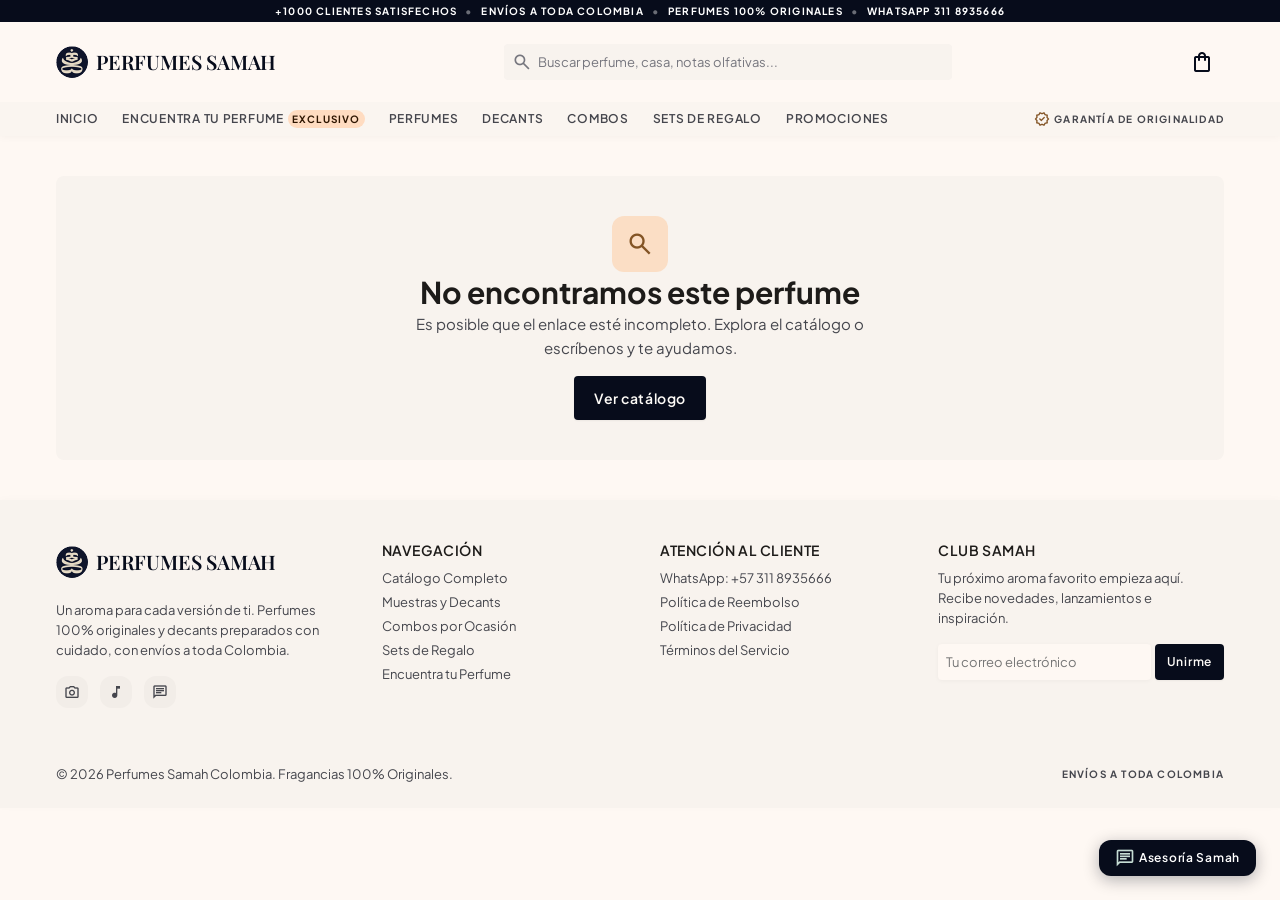
<file: pages/producto.html>
<!doctype html>
<html lang="es">
<head>
  <meta charset="utf-8">
  <meta name="viewport" content="width=device-width, initial-scale=1, viewport-fit=cover">
  <title>Detalle de perfume | Perfumes Samah</title>
  <meta name="description" content="Detalle del perfume: presentaciones disponibles, notas olfativas y compra por WhatsApp. Perfumes 100% originales con envíos a toda Colombia.">
  <meta name="theme-color" content="#070c1b">
  <meta property="og:type" content="product">
  <meta property="og:site_name" content="Perfumes Samah">
  <meta property="og:locale" content="es_CO">
  <meta property="og:title" content="Perfumes Samah">
  <meta property="og:description" content="Perfumes 100% originales, decants y combos.">
  <meta property="og:image" content="../assets/images/editorial/og-samah.jpg">
  <link rel="icon" type="image/png" sizes="32x32" href="../assets/logo/samah-mark-32.png">
  <link rel="apple-touch-icon" href="../assets/logo/samah-mark-180.png">
  <link rel="preconnect" href="https://fonts.googleapis.com">
  <link rel="preconnect" href="https://fonts.gstatic.com" crossorigin>
  <link rel="stylesheet" href="https://fonts.googleapis.com/css2?family=Playfair+Display:ital,wght@0,500;0,600;0,700;1,400&family=Plus+Jakarta+Sans:wght@400;500;600;700&display=swap">
  <link rel="stylesheet" href="https://fonts.googleapis.com/css2?family=Material+Symbols+Outlined:opsz,wght,FILL,GRAD@20..48,400,0..1,0&icon_names=add,air,arrow_back,arrow_forward,auto_awesome,celebration,chat,check,check_circle,chevron_right,close,cookie,dark_mode,dashboard_customize,delete,energy_savings_leaf,event,explore,favorite,flight_takeoff,forest,home,info,local_fire_department,local_florist,local_shipping,menu,music_note,nutrition,payments,photo_camera,psychology_alt,redeem,remove,restart_alt,sanitizer,science,search,sell,share,shopping_bag,spa,star,stars,support_agent,tune,verified,verified_user,water_drop,wb_sunny,work,workspace_premium&display=block">
  <link rel="stylesheet" href="../css/variables.css">
  <link rel="stylesheet" href="../css/global.css">
  <link rel="stylesheet" href="../css/components.css">
  <link rel="stylesheet" href="../css/pages.css">
  <link rel="stylesheet" href="../css/responsive.css">
</head>
<body data-root=".." data-page="producto" data-header="detail" data-header-title="Detalle de perfume" data-tabbar="off">
  <div id="app-header"></div>

  <main id="main">
    <div id="product-root" class="pd" aria-live="polite">
      <div class="container pd__loading"><p class="muted">Cargando producto…</p></div>
    </div>
  </main>

  <div id="app-footer"></div>

  <script src="../js/products.js" defer></script>
  <script src="../js/main.js" defer></script>
  <script src="../js/cart.js" defer></script>
  <script src="../js/components.js" defer></script>
  <script src="../js/pages/product.js" defer></script>
</body>
</html>
</file>
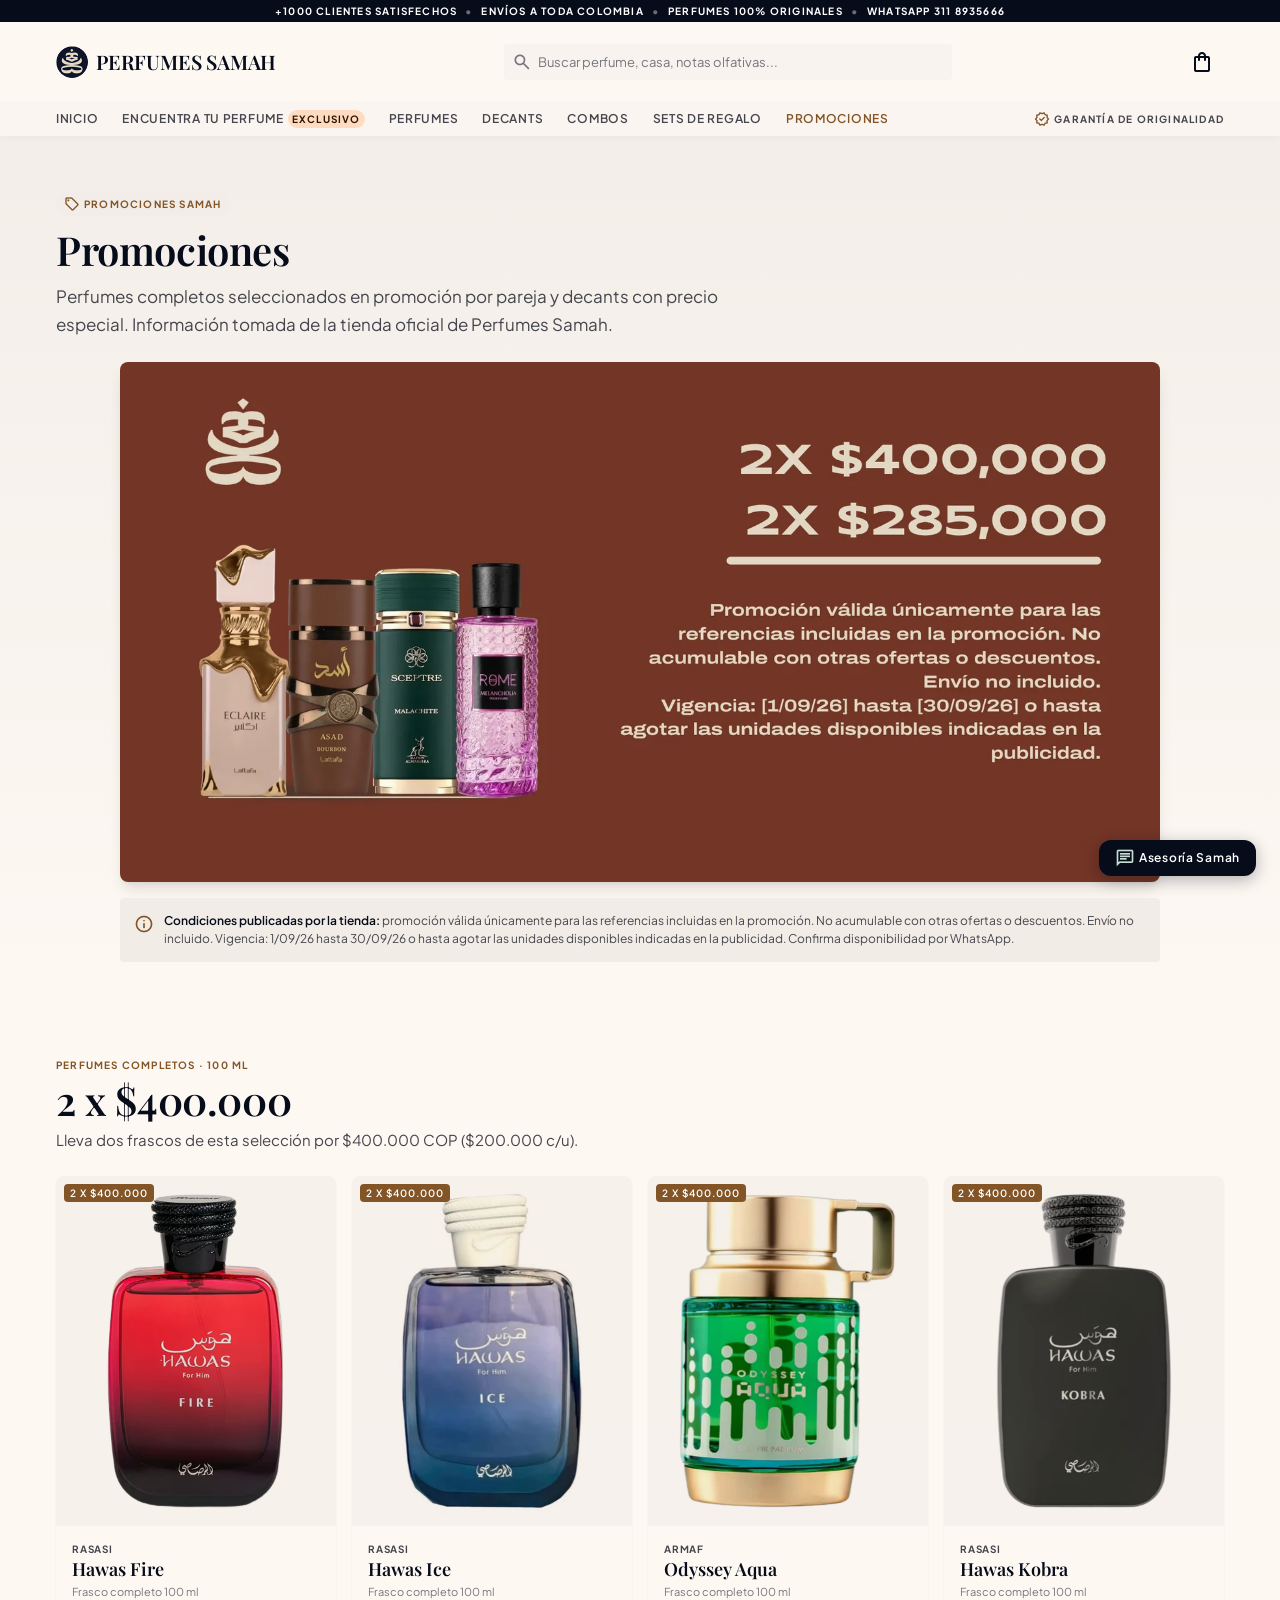
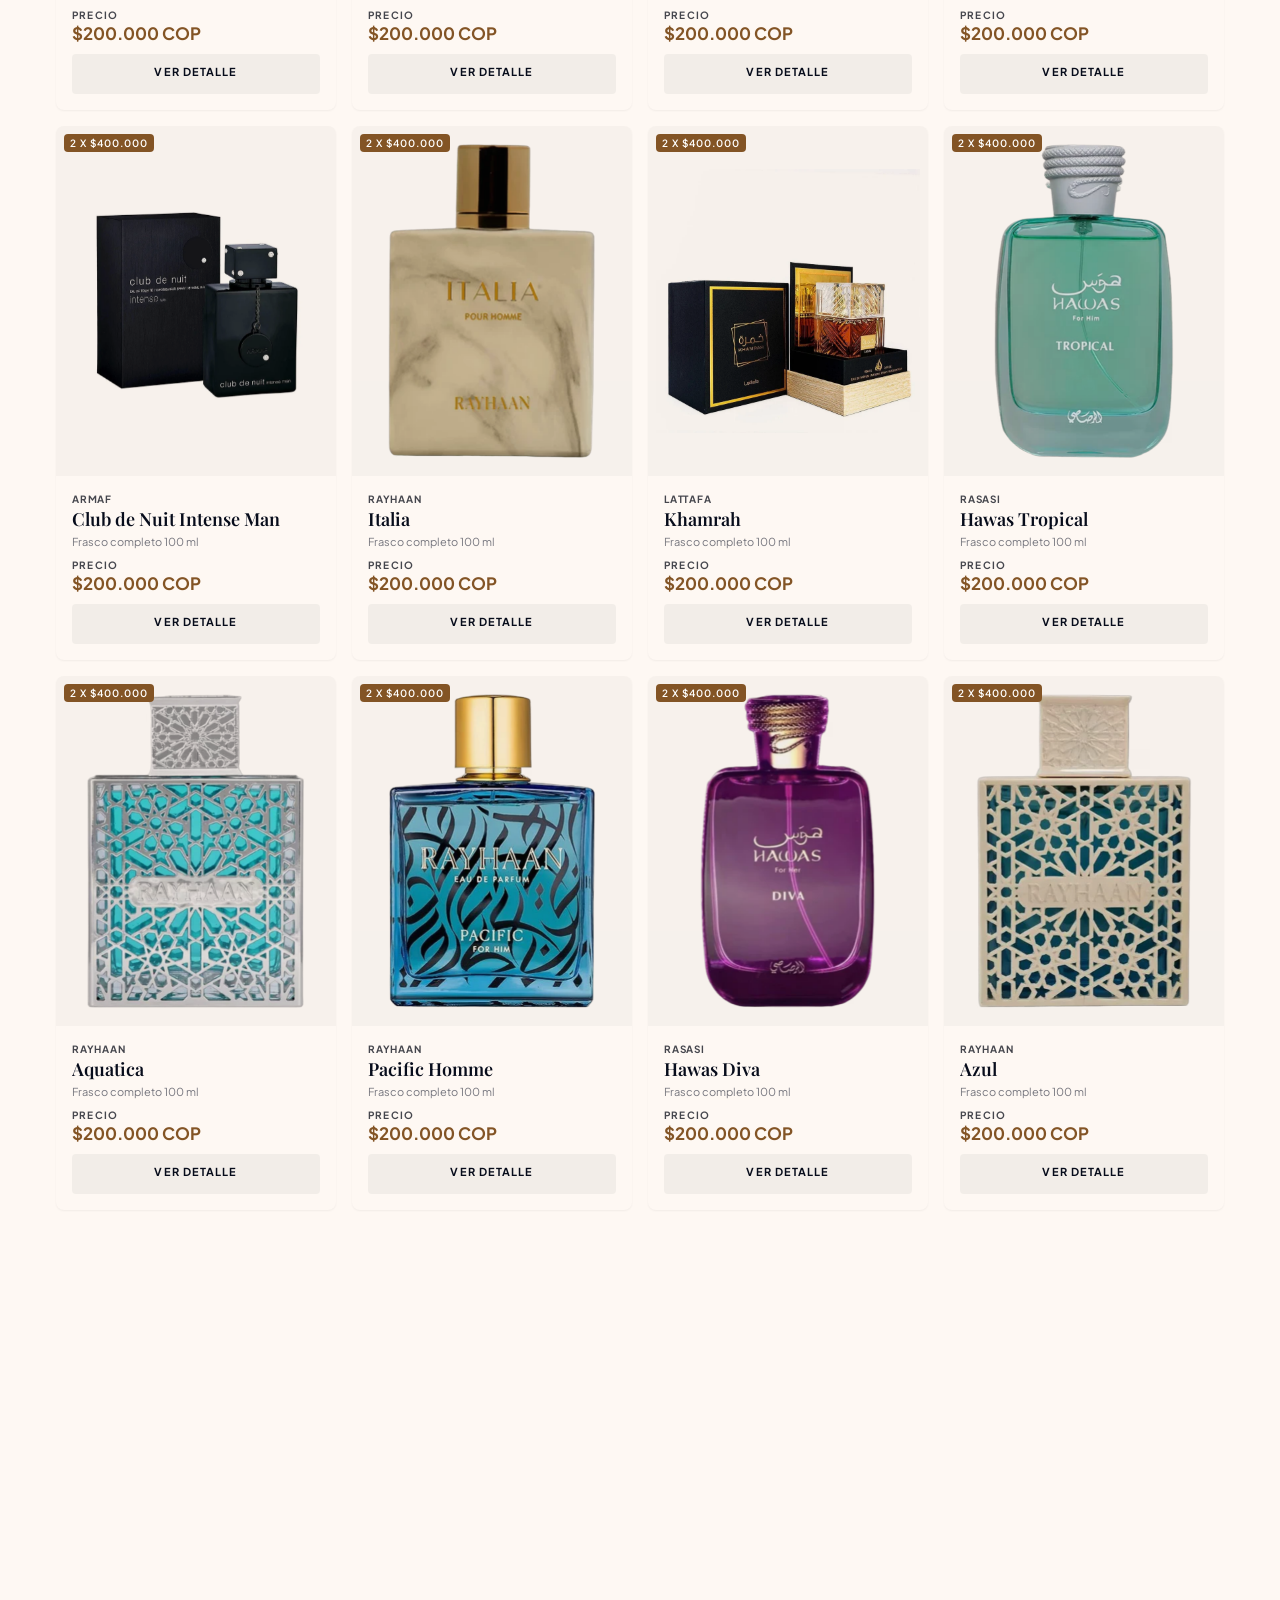
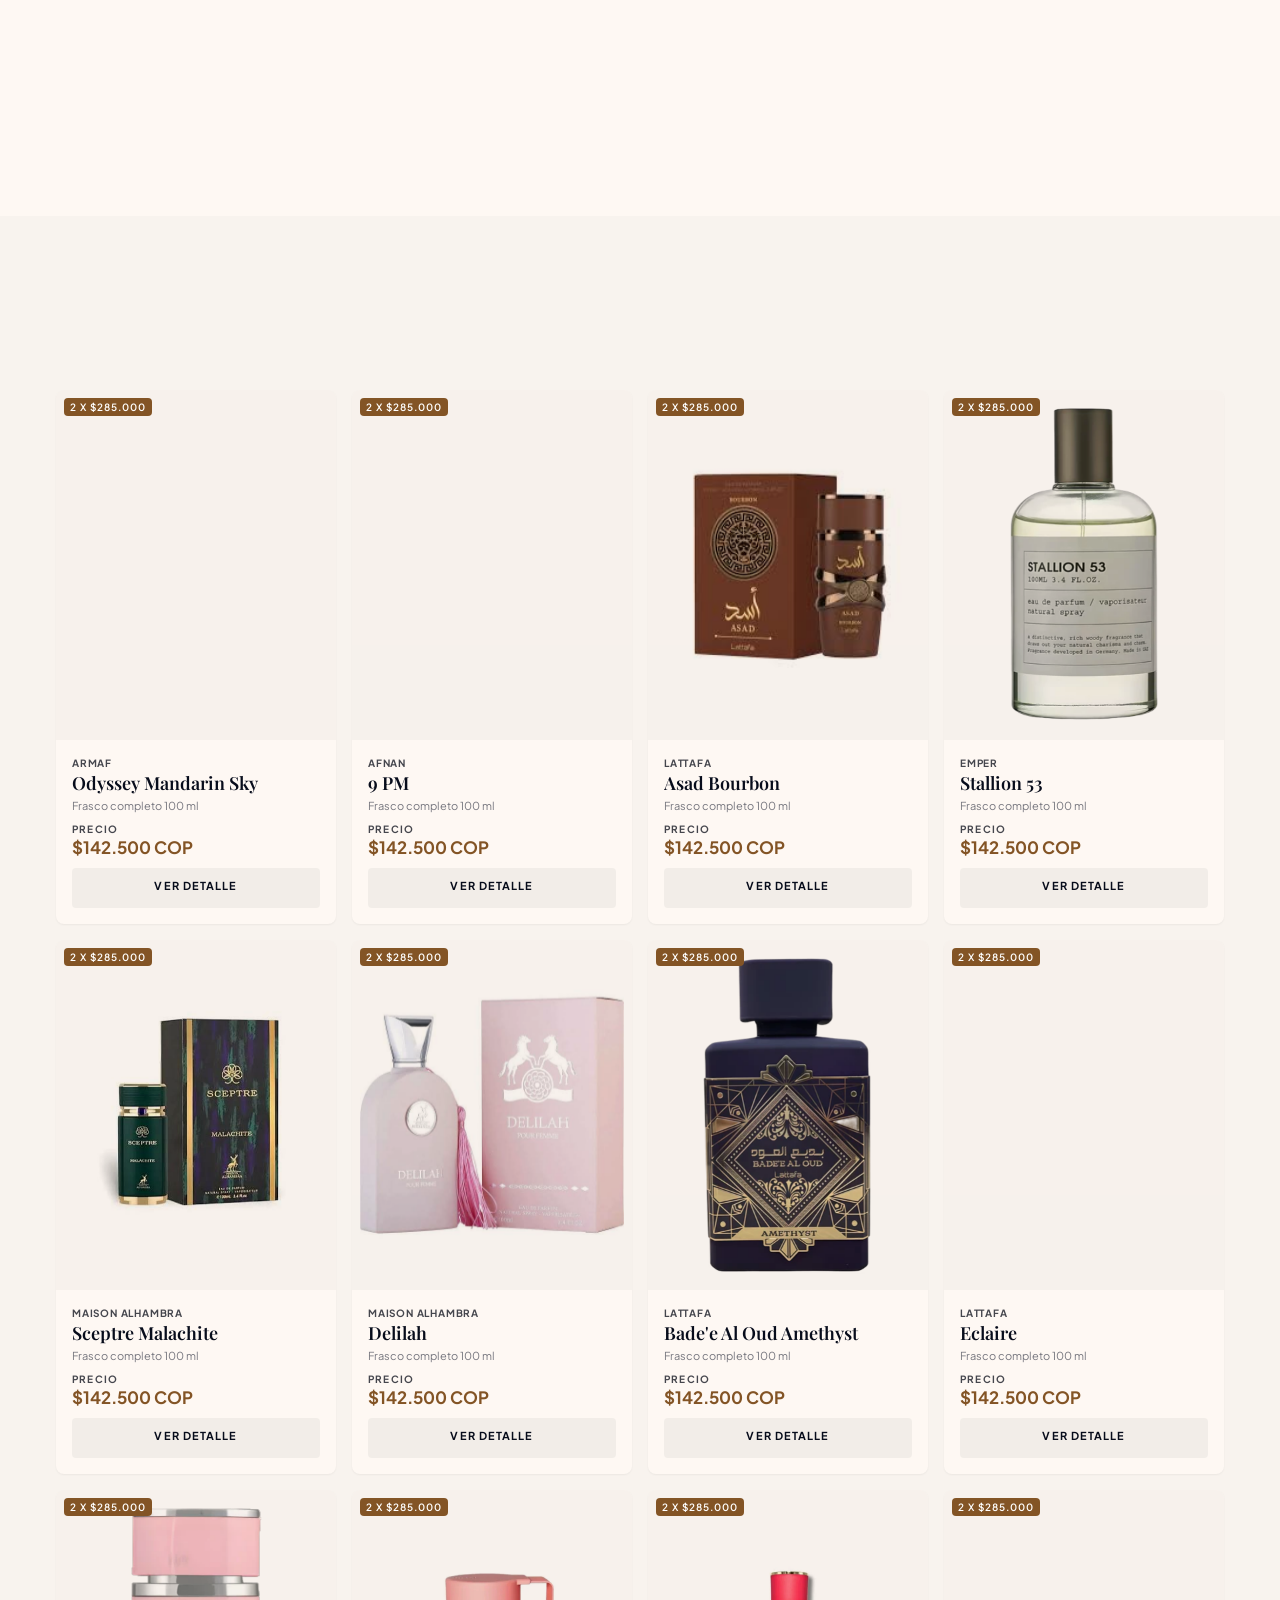
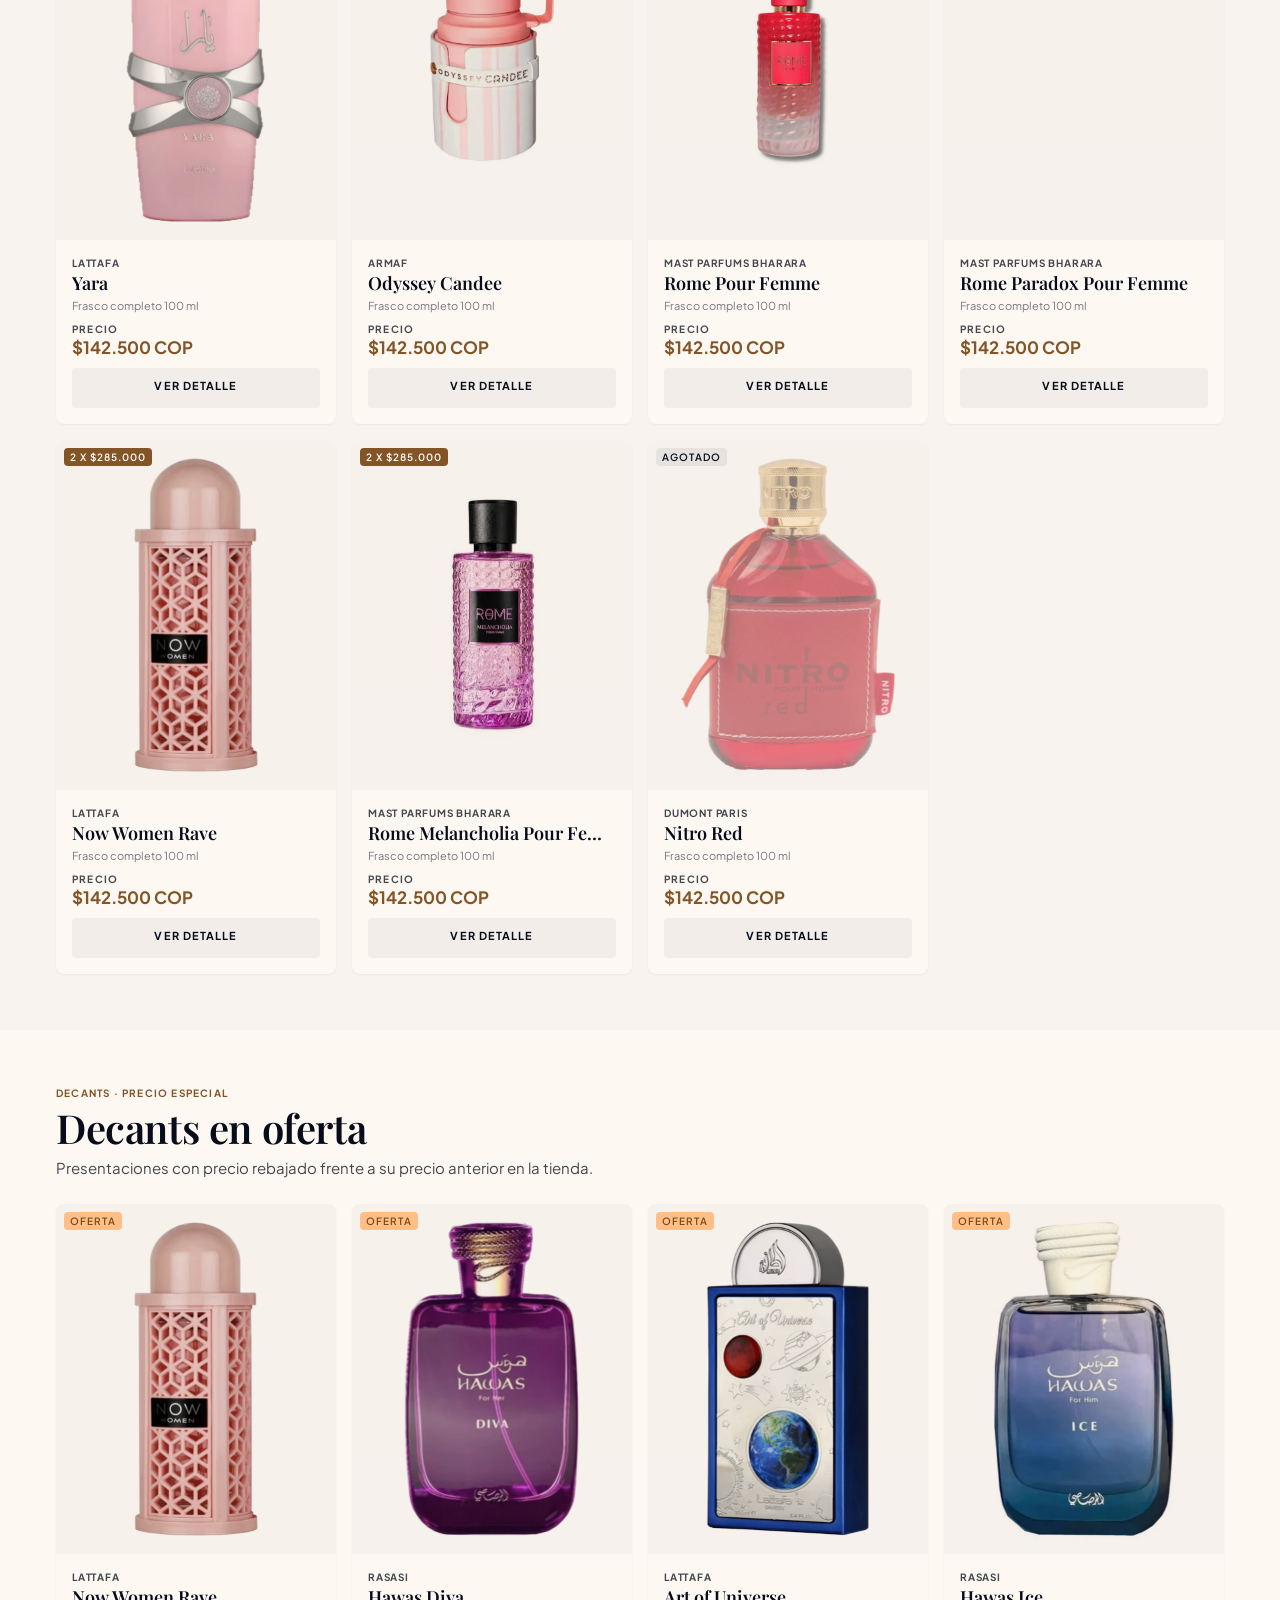
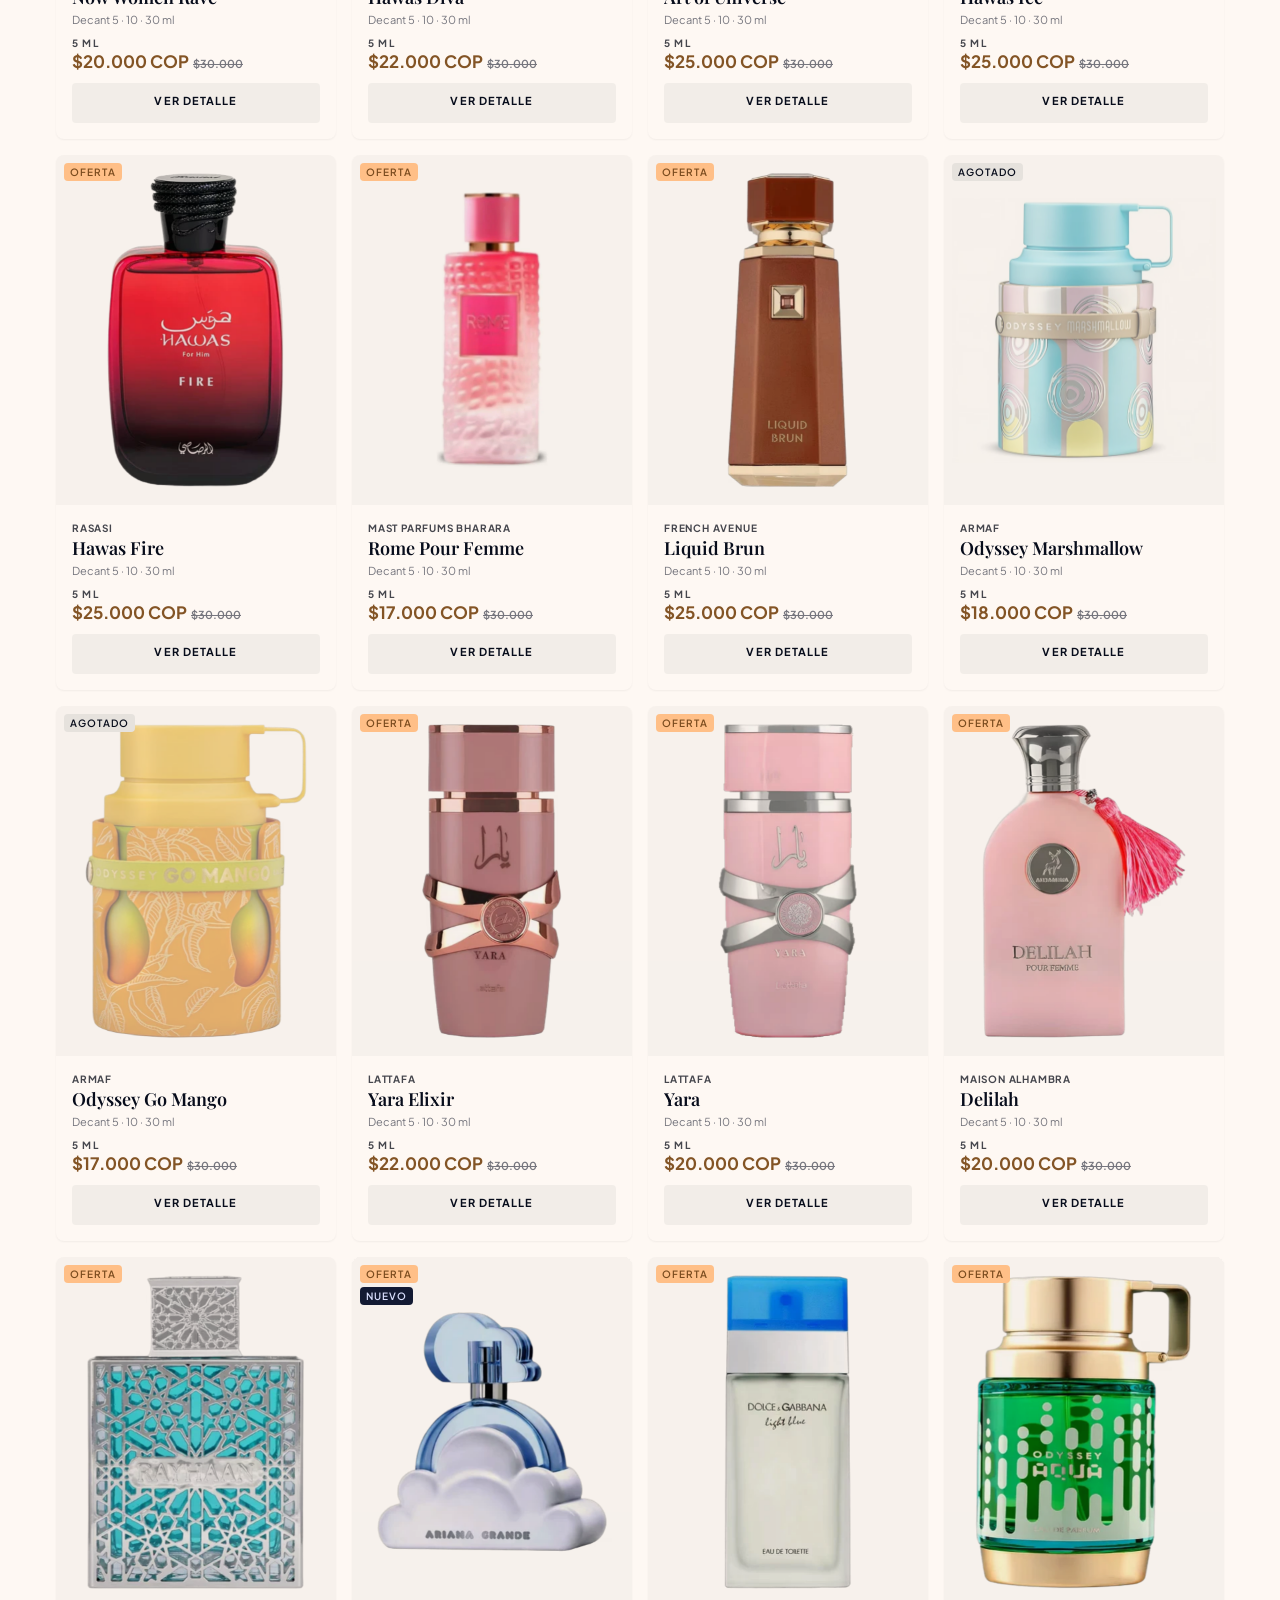
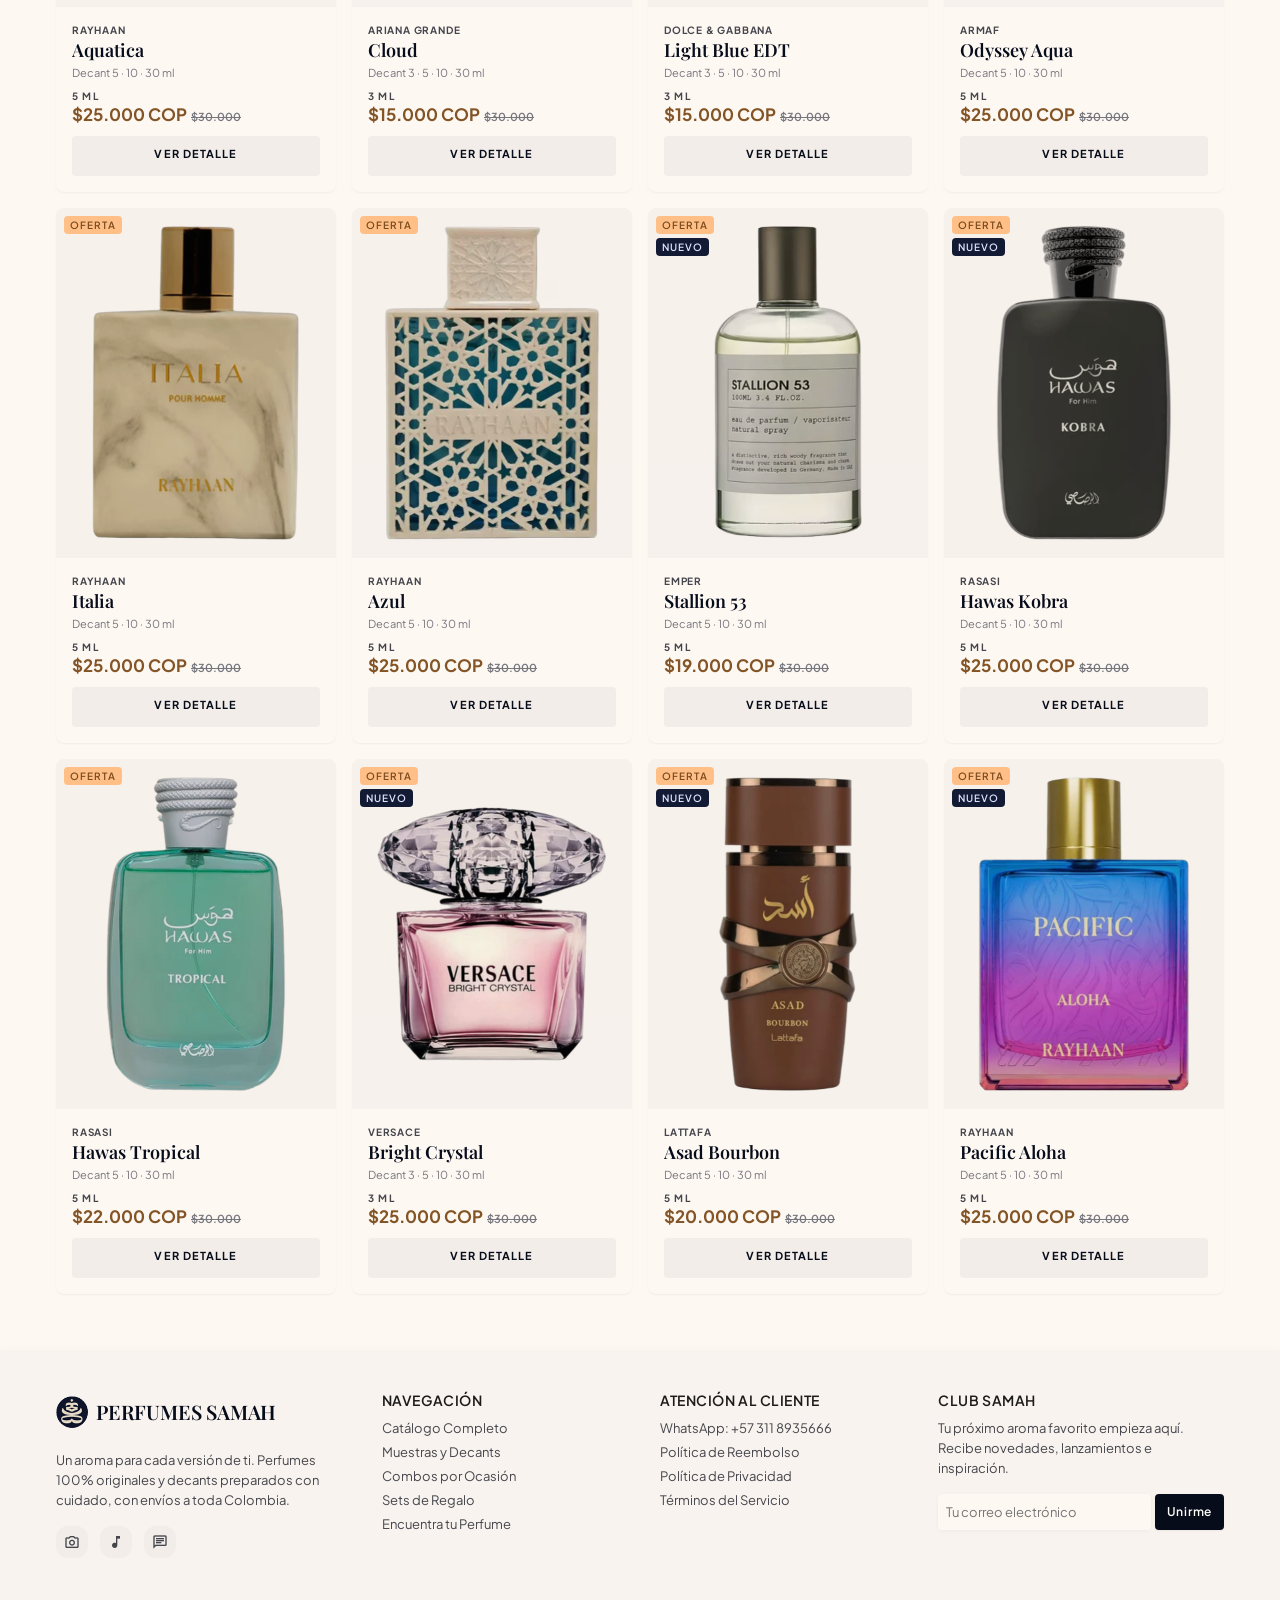
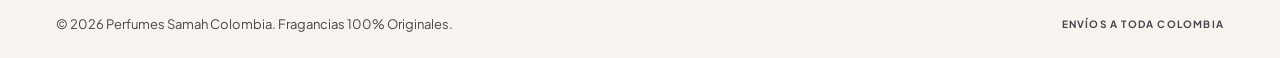
<file: pages/promociones.html>
<!doctype html>
<html lang="es">
<head>
  <meta charset="utf-8">
  <meta name="viewport" content="width=device-width, initial-scale=1, viewport-fit=cover">
  <title>Promociones 2 x $400.000 y 2 x $285.000 | Perfumes Samah</title>
  <meta name="description" content="Promociones de Perfumes Samah: perfumes completos en 2 x $400.000 y 2 x $285.000, y decants con precio especial.">
  <meta name="theme-color" content="#070c1b">
  <meta property="og:type" content="website">
  <meta property="og:site_name" content="Perfumes Samah">
  <meta property="og:locale" content="es_CO">
  <meta property="og:title" content="Promociones | Perfumes Samah">
  <meta property="og:description" content="Perfumes completos en 2 x $400.000 y 2 x $285.000.">
  <meta property="og:image" content="../assets/images/editorial/banner-promos.webp">
  <link rel="icon" type="image/png" sizes="32x32" href="../assets/logo/samah-mark-32.png">
  <link rel="apple-touch-icon" href="../assets/logo/samah-mark-180.png">
  <link rel="preconnect" href="https://fonts.googleapis.com">
  <link rel="preconnect" href="https://fonts.gstatic.com" crossorigin>
  <link rel="stylesheet" href="https://fonts.googleapis.com/css2?family=Playfair+Display:ital,wght@0,500;0,600;0,700;1,400&family=Plus+Jakarta+Sans:wght@400;500;600;700&display=swap">
  <link rel="stylesheet" href="https://fonts.googleapis.com/css2?family=Material+Symbols+Outlined:opsz,wght,FILL,GRAD@20..48,400,0..1,0&icon_names=add,air,arrow_back,arrow_forward,auto_awesome,celebration,chat,check,check_circle,chevron_right,close,cookie,dark_mode,dashboard_customize,delete,energy_savings_leaf,event,explore,favorite,flight_takeoff,forest,home,info,local_fire_department,local_florist,local_shipping,menu,music_note,nutrition,payments,photo_camera,psychology_alt,redeem,remove,restart_alt,sanitizer,science,search,sell,share,shopping_bag,spa,star,stars,support_agent,tune,verified,verified_user,water_drop,wb_sunny,work,workspace_premium&display=block">
  <link rel="stylesheet" href="../css/variables.css">
  <link rel="stylesheet" href="../css/global.css">
  <link rel="stylesheet" href="../css/components.css">
  <link rel="stylesheet" href="../css/pages.css">
  <link rel="stylesheet" href="../css/responsive.css">
</head>
<body data-root=".." data-page="promos">
  <div id="app-header"></div>

  <main id="main">
    <section class="page-hero">
      <div class="container">
        <span class="page-hero__chip"><span class="icon" aria-hidden="true">sell</span>Promociones Samah</span>
        <h1 class="page-hero__title">Promociones</h1>
        <p class="page-hero__text">Perfumes completos seleccionados en promoción por pareja y decants con precio especial. Información tomada de la tienda oficial de Perfumes Samah.</p>
        <figure class="promo-banner reveal">
          <img src="../assets/images/editorial/banner-promos.webp" alt="Promoción 2 x $400.000 y 2 x $285.000 en perfumes completos seleccionados" width="1600" height="800">
        </figure>
        <aside class="promo-terms reveal" aria-label="Condiciones de la promoción">
          <span class="icon" aria-hidden="true">info</span>
          <p><strong>Condiciones publicadas por la tienda:</strong> promoción válida únicamente para las referencias incluidas en la promoción. No acumulable con otras ofertas o descuentos. Envío no incluido. Vigencia: 1/09/26 hasta 30/09/26 o hasta agotar las unidades disponibles indicadas en la publicidad. Confirma disponibilidad por WhatsApp.</p>
        </aside>
      </div>
    </section>

    <section class="promo-section" aria-labelledby="p400-title">
      <div class="container">
        <div class="section-head reveal">
          <span class="eyebrow">Perfumes completos · 100 ml</span>
          <h2 class="section-title" id="p400-title">2 x $400.000</h2>
          <p class="section-sub">Lleva dos frascos de esta selección por $400.000 COP ($200.000 c/u).</p>
        </div>
        <div class="product-grid" data-promo="promo-2x400"></div>
      </div>
    </section>

    <section class="promo-section bg-low" aria-labelledby="p285-title">
      <div class="container">
        <div class="section-head reveal">
          <span class="eyebrow">Perfumes completos · 100 ml</span>
          <h2 class="section-title" id="p285-title">2 x $285.000</h2>
          <p class="section-sub">Lleva dos frascos de esta selección por $285.000 COP ($142.500 c/u).</p>
        </div>
        <div class="product-grid" data-promo="promo-2x285"></div>
      </div>
    </section>

    <section class="promo-section" aria-labelledby="offer-title">
      <div class="container">
        <div class="section-head reveal">
          <span class="eyebrow">Decants · precio especial</span>
          <h2 class="section-title" id="offer-title">Decants en oferta</h2>
          <p class="section-sub">Presentaciones con precio rebajado frente a su precio anterior en la tienda.</p>
        </div>
        <div class="product-grid" data-promo="oferta"></div>
      </div>
    </section>
  </main>

  <div id="app-footer"></div>

  <script src="../js/products.js" defer></script>
  <script src="../js/main.js" defer></script>
  <script src="../js/cart.js" defer></script>
  <script src="../js/components.js" defer></script>
  <script src="../js/pages/promos.js" defer></script>
</body>
</html>
</file>
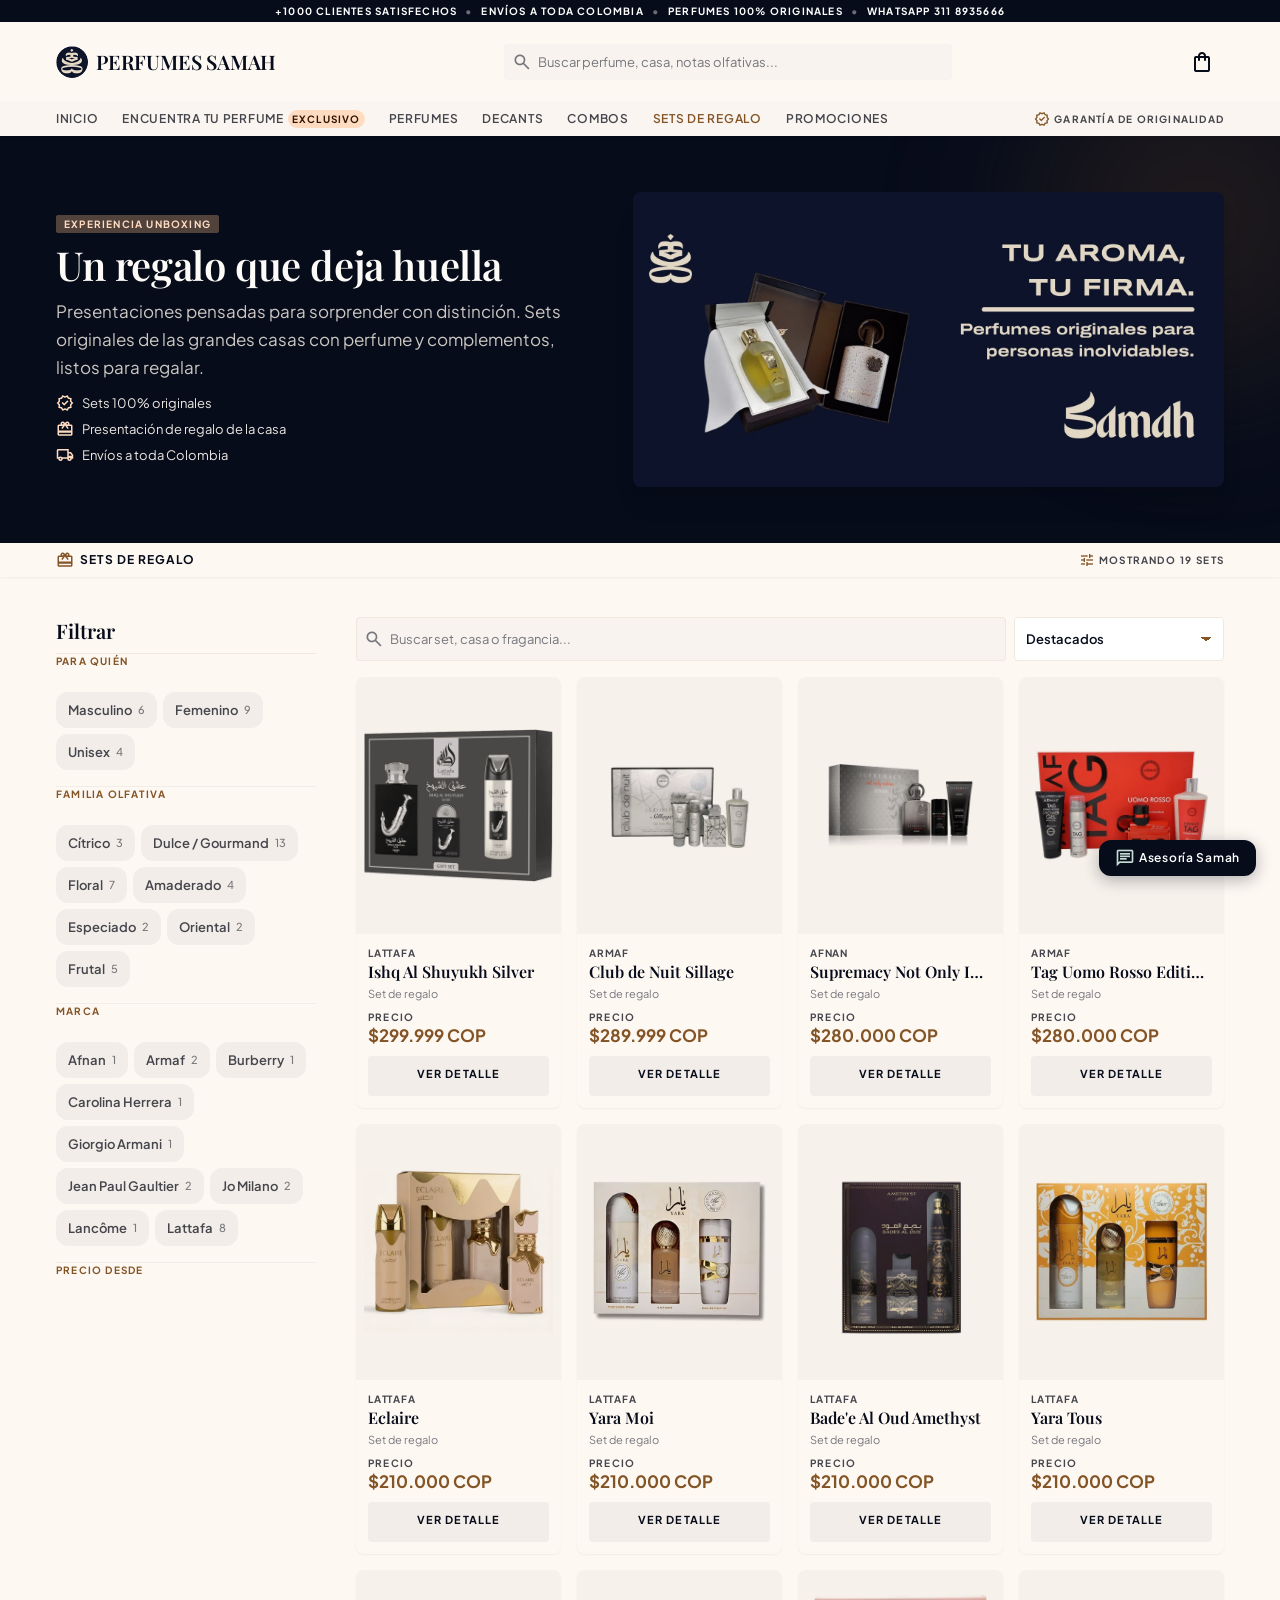
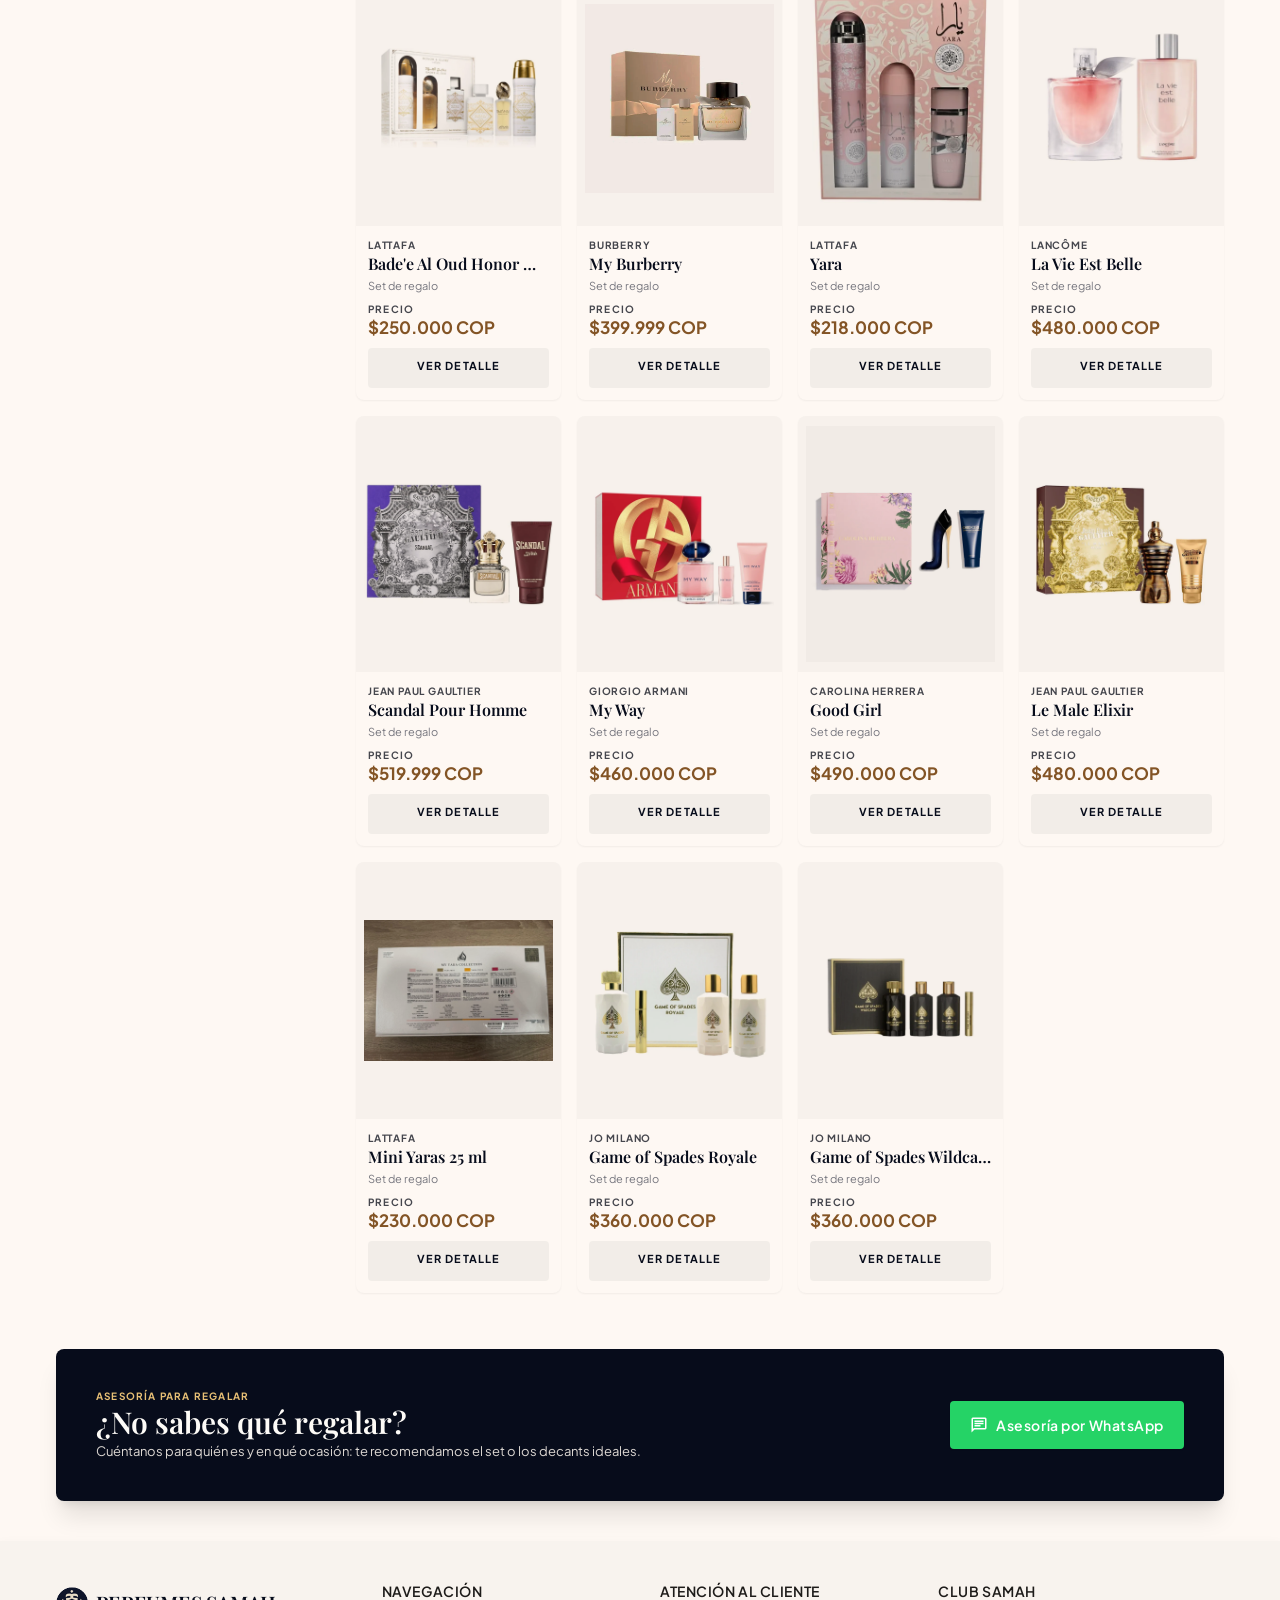
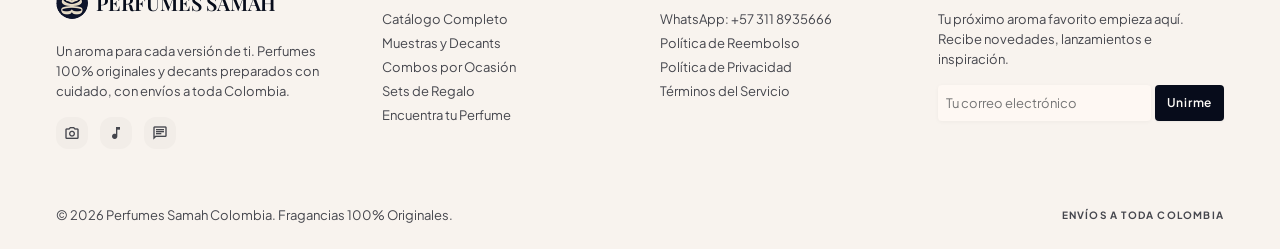
<file: pages/sets-regalo.html>
<!doctype html>
<html lang="es">
<head>
  <meta charset="utf-8">
  <meta name="viewport" content="width=device-width, initial-scale=1, viewport-fit=cover">
  <title>Sets de regalo de perfumes originales | Perfumes Samah</title>
  <meta name="description" content="Sets de regalo originales de Lattafa, Armaf, Jean Paul Gaultier, Carolina Herrera, Lancôme, Burberry y más: perfume, body mist y loción listos para regalar.">
  <meta name="theme-color" content="#070c1b">
  <meta property="og:type" content="website">
  <meta property="og:site_name" content="Perfumes Samah">
  <meta property="og:locale" content="es_CO">
  <meta property="og:title" content="Sets de regalo | Perfumes Samah">
  <meta property="og:description" content="Un regalo que deja huella. Sets originales de las grandes casas.">
  <meta property="og:image" content="../assets/images/editorial/og-samah.jpg">
  <link rel="icon" type="image/png" sizes="32x32" href="../assets/logo/samah-mark-32.png">
  <link rel="apple-touch-icon" href="../assets/logo/samah-mark-180.png">
  <link rel="preconnect" href="https://fonts.googleapis.com">
  <link rel="preconnect" href="https://fonts.gstatic.com" crossorigin>
  <link rel="stylesheet" href="https://fonts.googleapis.com/css2?family=Playfair+Display:ital,wght@0,500;0,600;0,700;1,400&family=Plus+Jakarta+Sans:wght@400;500;600;700&display=swap">
  <link rel="stylesheet" href="https://fonts.googleapis.com/css2?family=Material+Symbols+Outlined:opsz,wght,FILL,GRAD@20..48,400,0..1,0&icon_names=add,air,arrow_back,arrow_forward,auto_awesome,celebration,chat,check,check_circle,chevron_right,close,cookie,dark_mode,dashboard_customize,delete,energy_savings_leaf,event,explore,favorite,flight_takeoff,forest,home,info,local_fire_department,local_florist,local_shipping,menu,music_note,nutrition,payments,photo_camera,psychology_alt,redeem,remove,restart_alt,sanitizer,science,search,sell,share,shopping_bag,spa,star,stars,support_agent,tune,verified,verified_user,water_drop,wb_sunny,work,workspace_premium&display=block">
  <link rel="stylesheet" href="../css/variables.css">
  <link rel="stylesheet" href="../css/global.css">
  <link rel="stylesheet" href="../css/components.css">
  <link rel="stylesheet" href="../css/pages.css">
  <link rel="stylesheet" href="../css/responsive.css">
</head>
<body data-root=".." data-page="sets">
  <div id="app-header"></div>

  <main id="main">
    <section class="gift-hero">
      <div class="container gift-hero__inner">
        <div class="gift-hero__text">
          <span class="gift-card__tag">Experiencia Unboxing</span>
          <h1 class="gift-hero__title">Un regalo que deja huella</h1>
          <p class="gift-hero__lead">Presentaciones pensadas para sorprender con distinción. Sets originales de las grandes casas con perfume y complementos, listos para regalar.</p>
          <ul class="gift-hero__points">
            <li><span class="icon" aria-hidden="true">verified</span>Sets 100% originales</li>
            <li><span class="icon" aria-hidden="true">redeem</span>Presentación de regalo de la casa</li>
            <li><span class="icon" aria-hidden="true">local_shipping</span>Envíos a toda Colombia</li>
          </ul>
        </div>
        <div class="gift-hero__media">
          <img src="../assets/images/editorial/banner-tu-aroma-tu-firma.webp" alt="Set de regalo Perfumes Samah: Tu aroma, tu firma" width="800" height="400">
        </div>
      </div>
    </section>

    <div class="filter-bar">
      <div class="container filter-bar__row">
        <p class="filter-bar__title"><span class="icon" aria-hidden="true">redeem</span>Sets de regalo</p>
        <p class="filter-bar__count"><span class="icon" aria-hidden="true">tune</span>Mostrando <span data-count>0</span> sets</p>
      </div>
    </div>

    <section class="catalog container" data-catalog aria-label="Sets de regalo">
      <div class="catalog__layout">
        <aside class="catalog__sidebar" data-filter-sheet id="filtros" aria-label="Filtros">
          <div class="catalog__sheet-scrim" data-close-filters></div>
          <div class="catalog__sheet">
            <div class="catalog__sheet-head">
              <h2 class="catalog__sheet-title">Filtrar</h2>
              <button class="icon-btn" type="button" aria-label="Cerrar filtros" data-close-filters><span class="icon" aria-hidden="true">close</span></button>
            </div>
            <div class="catalog__facets" data-facets></div>
            <div class="catalog__sheet-foot">
              <button class="btn btn--ghost btn--md" type="button" data-clear>Limpiar</button>
              <button class="btn btn--dark btn--md" type="button" data-close-filters>Ver <span data-count>0</span> resultados</button>
            </div>
          </div>
        </aside>

        <div class="catalog__main">
          <div class="catalog__toolbar">
            <form class="catalog__search" role="search">
              <label class="search-field">
                <span class="icon" aria-hidden="true">search</span>
                <span class="sr-only">Buscar sets</span>
                <input type="search" placeholder="Buscar set, casa o fragancia..." data-search autocomplete="off">
              </label>
            </form>
            <div class="catalog__tools">
              <button class="btn btn--soft catalog__filters-btn" type="button" data-open-filters aria-controls="filtros" aria-expanded="false"><span class="icon" aria-hidden="true">tune</span>Filtros <span data-facet-count></span></button>
              <label class="catalog__sort">
                <span class="sr-only">Ordenar por</span>
                <select data-sort></select>
              </label>
            </div>
          </div>
          <div class="catalog__active" data-active hidden></div>
          <div class="product-grid catalog__grid" data-grid aria-live="polite"></div>
        </div>
      </div>
    </section>

    <section class="container catalog__cta">
      <div class="dark-banner reveal">
        <div>
          <p class="dark-banner__eyebrow">Asesoría para regalar</p>
          <h2 class="dark-banner__title">¿No sabes qué regalar?</h2>
          <p class="dark-banner__text">Cuéntanos para quién es y en qué ocasión: te recomendamos el set o los decants ideales.</p>
        </div>
        <div class="dark-banner__actions">
          <a class="btn btn--whatsapp" href="https://wa.me/573118935666?text=Hola%20Perfumes%20Samah%2C%20quiero%20asesor%C3%ADa%20para%20un%20regalo." target="_blank" rel="noopener"><span class="icon" aria-hidden="true">chat</span><span>Asesoría por WhatsApp</span></a>
        </div>
      </div>
    </section>
  </main>

  <div id="app-footer"></div>

  <script src="../js/products.js" defer></script>
  <script src="../js/main.js" defer></script>
  <script src="../js/cart.js" defer></script>
  <script src="../js/components.js" defer></script>
  <script src="../js/filters.js" defer></script>
  <script src="../js/pages/catalog.js" defer></script>
</body>
</html>
</file>
<file: css/variables.css>
/* ==========================================================================
   Perfumes Samah — Design tokens
   Fuente: sistema de diseño "Nocturne & Amber Haute Parfumerie" (Google Stitch)
   ========================================================================== */
:root {
  /* ---- Color: superficies (crema / neutros cálidos) ---- */
  --surface: #fef8f3;
  --surface-dim: #ded9d4;
  --surface-container-lowest: #ffffff;
  --surface-container-low: #f8f3ee;
  --surface-container: #f2ede8;
  --surface-container-high: #ece7e2;
  --surface-container-highest: #e6e2dd;
  --ivory-canvas: #fdfbf7;
  --parchment-subtle: #efe8df;

  /* ---- Color: texto ---- */
  --on-surface: #1d1b19;
  --on-surface-variant: #45464d;
  --ink-charcoal: #1a1d24;
  --outline: #76767e;
  --outline-variant: #c6c6ce;

  /* ---- Color: azul oscuro (primario) ---- */
  --midnight-deep: #070c1b;
  --primary-container: #131a33;
  --primary-fixed: #dbe1ff;
  --on-primary: #ffffff;

  /* ---- Color: café / ámbar (secundario) ---- */
  --secondary: #835425;
  --amber-bronze: #733727;
  --secondary-container: #ffbf87;
  --on-secondary-container: #7a4b1e;
  --secondary-fixed: #ffdcc1;
  --on-secondary-fixed: #2e1500;
  --tertiary-fixed-dim: #e9c176;

  /* ---- Color: acentos funcionales ---- */
  --mist-sage: #c6ddd4;
  --whatsapp: #25d366;          /* Solo para elementos de WhatsApp */
  --whatsapp-hover: #1fb858;
  --error: #ba1a1a;

  /* ---- Tipografía ---- */
  --font-display: 'Playfair Display', Georgia, 'Times New Roman', serif;
  --font-body: 'Plus Jakarta Sans', system-ui, -apple-system, 'Segoe UI', sans-serif;

  /* ---- Radios (escala real usada por Stitch) ---- */
  --r-sm: 2px;      /* rounded      */
  --r: 4px;         /* rounded-lg   — botones, inputs */
  --r-lg: 8px;      /* rounded-xl   — tarjetas */
  --r-pill: 12px;   /* rounded-full — badges y chips */
  --r-2xl: 16px;    /* rounded-2xl  — banners destacados */
  --r-circle: 50%;

  /* ---- Espaciado ---- */
  --space-xs: 0.25rem;
  --space-sm: 0.5rem;
  --space-md: 1rem;
  --space-lg: 1.5rem;
  --space-xl: 2.5rem;
  --margin: 1rem;
  --margin-desktop: 3.5rem;
  --container: 1360px;

  /* ---- Elevación (sombras suaves) ---- */
  --shadow-sm: 0 1px 2px 0 rgba(0, 0, 0, 0.05);
  --shadow-md: 0 4px 6px -1px rgba(0, 0, 0, 0.1), 0 2px 4px -2px rgba(0, 0, 0, 0.1);
  --shadow-lg: 0 10px 15px -3px rgba(0, 0, 0, 0.1), 0 4px 6px -4px rgba(0, 0, 0, 0.1);
  --shadow-xl: 0 20px 25px -5px rgba(0, 0, 0, 0.1), 0 8px 10px -6px rgba(0, 0, 0, 0.1);
  --shadow-header: 0 1px 8px rgba(0, 0, 0, 0.04);
  --shadow-fab: 0 4px 16px rgba(7, 12, 27, 0.3);

  /* ---- Movimiento ---- */
  --ease: cubic-bezier(0.22, 0.61, 0.36, 1);
  --t-fast: 150ms;
  --t: 300ms;
  --t-slow: 500ms;

  /* ---- Chrome ---- */
  --header-h: 82px;     /* móvil: barra 26 + fila 56 */
  --tabbar-h: 64px;
  --z-header: 50;
  --z-fab: 40;
  --z-drawer: 60;
  --z-toast: 70;
}

@media (min-width: 768px) {
  :root {
    --header-h: 146px;  /* barra 26 + fila 80 + navegación 40 */
    --tabbar-h: 0px;
  }
}
</file>
<file: css/global.css>
/* ==========================================================================
   Perfumes Samah — Base global (reset, tipografía, layout, utilidades)
   Mobile first: estilos base = 390–430 px. Ampliaciones en responsive.css
   ========================================================================== */

/* ---- Reset ---- */
*, *::before, *::after { box-sizing: border-box; }
html { -webkit-text-size-adjust: 100%; text-size-adjust: 100%; scroll-behavior: smooth; scroll-padding-top: calc(var(--header-h) + 12px); }
body, h1, h2, h3, h4, p, figure, blockquote, dl, dd, ul, ol { margin: 0; }
ul, ol { padding: 0; list-style: none; }
img, picture, svg, video { display: block; max-width: 100%; }
img { height: auto; }
input, button, textarea, select { font: inherit; color: inherit; }
button { cursor: pointer; background: none; border: 0; padding: 0; }
a { color: inherit; text-decoration: none; }
[hidden] { display: none !important; }

body {
  min-height: 100vh;
  background: var(--surface);
  color: var(--on-surface);
  font-family: var(--font-body);
  font-size: 15px;
  line-height: 24px;
  -webkit-font-smoothing: antialiased;
  -moz-osx-font-smoothing: grayscale;
  overflow-x: hidden;
  padding-top: var(--header-h);
  padding-bottom: var(--tabbar-h);
}
body.has-buybar { padding-bottom: 148px; }
::selection { background: var(--secondary-container); color: var(--on-secondary-container); }

:focus-visible { outline: 2px solid var(--secondary); outline-offset: 2px; }

/* ---- Tipografía (tokens del design system) ---- */
.t-display { font-family: var(--font-display); font-size: 38px; line-height: 44px; font-weight: 600; letter-spacing: -0.01em; }
.t-headline-xl { font-family: var(--font-display); font-size: 30px; line-height: 36px; font-weight: 600; letter-spacing: -0.01em; }
.t-headline-md { font-family: var(--font-display); font-size: 26px; line-height: 34px; font-weight: 500; }
.t-headline-sm { font-family: var(--font-display); font-size: 20px; line-height: 28px; font-weight: 600; }
.t-title-lg { font-family: var(--font-body); font-size: 18px; line-height: 26px; font-weight: 700; }
.t-body-lg { font-size: 17px; line-height: 28px; }
.t-body-md { font-size: 15px; line-height: 24px; }
.t-body-sm { font-size: 13px; line-height: 20px; }
.t-label-lg { font-size: 14px; line-height: 20px; font-weight: 600; letter-spacing: 0.04em; }
.t-label-md { font-size: 12px; line-height: 16px; font-weight: 600; letter-spacing: 0.06em; }
.t-label-tag { font-size: 10px; line-height: 14px; font-weight: 700; letter-spacing: 0.12em; }
.uppercase { text-transform: uppercase; }
.italic { font-style: italic; }

/* ---- Layout ---- */
.container { width: 100%; max-width: var(--container); margin-inline: auto; padding-inline: var(--margin); }
.section { padding-block: var(--space-xl); }
.section--tight { padding-block: var(--space-lg); }
.bg-surface { background: var(--surface); }
.bg-low { background: var(--surface-container-low); }
.bg-container { background: var(--surface-container); }
.bg-midnight { background: var(--midnight-deep); color: var(--ivory-canvas); }
.stack-xs > * + * { margin-top: var(--space-xs); }
.stack-sm > * + * { margin-top: var(--space-sm); }
.stack-md > * + * { margin-top: var(--space-md); }

/* Encabezado de sección: eyebrow + título + subtítulo */
.section-head { display: flex; flex-direction: column; gap: 4px; margin-bottom: var(--space-md); }
.section-head--center { text-align: center; align-items: center; }
.eyebrow { font-size: 10px; line-height: 14px; font-weight: 700; letter-spacing: 0.12em; text-transform: uppercase; color: var(--secondary); }
.section-title { font-family: var(--font-display); font-size: 26px; line-height: 34px; font-weight: 500; color: var(--midnight-deep); }
.section-sub { color: var(--on-surface-variant); }
.section-head__row { display: flex; align-items: flex-end; justify-content: space-between; gap: var(--space-md); }

/* ---- Iconos (Material Symbols Outlined) ---- */
.icon {
  font-family: 'Material Symbols Outlined';
  font-weight: normal; font-style: normal;
  font-size: 22px; line-height: 1;
  letter-spacing: normal; text-transform: none; white-space: nowrap; word-wrap: normal; direction: ltr;
  display: inline-block; flex-shrink: 0;
  -webkit-font-smoothing: antialiased;
  font-variation-settings: 'FILL' 0, 'wght' 400, 'GRAD' 0, 'opsz' 24;
  width: 1em; height: 1em; overflow: hidden;
  user-select: none;
}
.icon--fill { font-variation-settings: 'FILL' 1, 'wght' 400, 'GRAD' 0, 'opsz' 24; }

/* ---- Accesibilidad ---- */
.sr-only { position: absolute; width: 1px; height: 1px; padding: 0; margin: -1px; overflow: hidden; clip: rect(0, 0, 0, 0); white-space: nowrap; border: 0; }
.skip-link { position: absolute; left: 12px; top: -60px; z-index: 100; background: var(--midnight-deep); color: var(--ivory-canvas); padding: 10px 16px; border-radius: var(--r); transition: top var(--t-fast); }
.skip-link:focus { top: 12px; }

/* ---- Utilidades ---- */
.price { font-weight: 700; color: var(--secondary); }
.strike { text-decoration: line-through; color: var(--outline); }
.muted { color: var(--on-surface-variant); }
.no-scrollbar { scrollbar-width: none; }
.no-scrollbar::-webkit-scrollbar { display: none; }
.line-clamp-2 { display: -webkit-box; -webkit-line-clamp: 2; -webkit-box-orient: vertical; overflow: hidden; }
.truncate { overflow: hidden; text-overflow: ellipsis; white-space: nowrap; }

/* ---- Animaciones sutiles ---- */
.reveal { opacity: 0; transform: translateY(14px); transition: opacity 600ms var(--ease), transform 600ms var(--ease); }
.reveal.is-visible { opacity: 1; transform: none; }
@keyframes fade-in { from { opacity: 0; } to { opacity: 1; } }
@keyframes fade-up { from { opacity: 0; transform: translateY(10px); } to { opacity: 1; transform: none; } }
@keyframes ping { 75%, 100% { transform: scale(2); opacity: 0; } }

@media (prefers-reduced-motion: reduce) {
  html { scroll-behavior: auto; }
  *, *::before, *::after { animation-duration: 1ms !important; animation-iteration-count: 1 !important; transition-duration: 1ms !important; }
  .reveal { opacity: 1; transform: none; }
}
</file>
<file: css/components.css>
/* ==========================================================================
   Perfumes Samah — Componentes reutilizables
   ========================================================================== */

/* ---------- Botones ---------- */
.btn {
  display: inline-flex; align-items: center; justify-content: center; gap: 8px;
  min-height: 48px; padding: 0 20px;
  border-radius: var(--r);
  font-size: 14px; line-height: 20px; font-weight: 600; letter-spacing: 0.04em;
  transition: background-color var(--t) var(--ease), color var(--t) var(--ease), box-shadow var(--t) var(--ease), transform var(--t-fast) var(--ease);
  text-align: center;
}
.btn:active { transform: scale(0.98); }
.btn .icon { font-size: 18px; }
.btn--block { width: 100%; }
.btn--sm { min-height: 36px; padding: 0 12px; font-size: 12px; line-height: 16px; letter-spacing: 0.06em; }
.btn--md { min-height: 44px; }
.btn--upper { text-transform: uppercase; letter-spacing: 0.06em; }
.btn--amber { background: var(--secondary); color: #fff; box-shadow: var(--shadow-md); }
.btn--amber:hover { background: var(--amber-bronze); }
.btn--dark { background: var(--midnight-deep); color: var(--ivory-canvas); box-shadow: var(--shadow-sm); }
.btn--dark:hover { background: var(--ink-charcoal); box-shadow: inset 0 0 0 1px var(--tertiary-fixed-dim); }
.btn--glass { background: rgba(254, 248, 243, 0.1); color: var(--ivory-canvas); -webkit-backdrop-filter: blur(12px); backdrop-filter: blur(12px); min-height: 44px; }
.btn--glass:hover { background: rgba(254, 248, 243, 0.2); }
.btn--soft { background: var(--surface-container); color: var(--midnight-deep); min-height: 44px; font-size: 12px; line-height: 16px; letter-spacing: 0.06em; }
.btn--soft:hover { background: var(--surface-container-high); }
.btn--ghost { background: transparent; color: var(--midnight-deep); box-shadow: inset 0 0 0 1px var(--midnight-deep); }
.btn--ghost:hover { color: var(--secondary); box-shadow: inset 0 0 0 1px var(--secondary); }
.btn--light { background: var(--surface); color: var(--midnight-deep); }
.btn--light:hover { background: var(--surface-container); }
.btn--whatsapp { background: var(--whatsapp); color: #fff; box-shadow: var(--shadow-sm); }
.btn--whatsapp:hover { background: var(--whatsapp-hover); }
.btn[disabled], .btn.is-disabled { opacity: 0.45; pointer-events: none; }

/* Botón icono cuadrado (header, acciones) */
.icon-btn {
  position: relative; display: inline-flex; align-items: center; justify-content: center;
  width: 44px; height: 44px; border-radius: var(--r); color: var(--midnight-deep);
  transition: background-color var(--t-fast), transform var(--t-fast);
}
.icon-btn:hover { background: var(--surface-container); }
.icon-btn:active { transform: scale(0.95); }
.icon-btn .icon { font-size: 24px; }

.count-badge {
  position: absolute; top: 6px; right: 6px;
  min-width: 18px; height: 18px; padding: 0 4px;
  display: flex; align-items: center; justify-content: center;
  border-radius: var(--r-pill); background: var(--secondary); color: #fff;
  font-size: 10px; line-height: 14px; font-weight: 700; letter-spacing: 0.04em;
  box-shadow: 0 1px 4px rgba(0, 0, 0, 0.2);
}
.count-badge.is-empty { display: none; }
.count-badge.bump { animation: bump 400ms var(--ease); }
@keyframes bump { 0% { transform: scale(1); } 40% { transform: scale(1.35); } 100% { transform: scale(1); } }

/* ---------- Badges / chips ---------- */
.badge {
  display: inline-flex; align-items: center; gap: 4px;
  padding: 2px 8px; border-radius: var(--r-pill);
  font-size: 10px; line-height: 14px; font-weight: 700; letter-spacing: 0.1em; text-transform: uppercase;
  white-space: nowrap;
}
.badge--dark { background: rgba(7, 12, 27, 0.8); color: var(--ivory-canvas); -webkit-backdrop-filter: blur(12px); backdrop-filter: blur(12px); }
.badge--amber { background: var(--secondary); color: #fff; }
.badge--navy { background: var(--primary-container); color: var(--primary-fixed); }
.badge--peach { background: var(--secondary-container); color: var(--on-secondary-container); }
.badge--light { background: var(--surface-container-highest); color: var(--midnight-deep); }
.badge--soft { background: var(--surface-container); color: var(--secondary); }
.badge--square { border-radius: var(--r); }

.chip {
  display: inline-flex; align-items: center; gap: 6px;
  padding: 6px 12px; border-radius: var(--r-pill);
  font-size: 12px; line-height: 16px; font-weight: 600; letter-spacing: 0.06em;
}
.chip .icon { font-size: 14px; }
.chip--navy { background: var(--primary-container); color: var(--primary-fixed); }

.note-chip { display: inline-block; padding: 2px 6px; border-radius: var(--r); background: var(--surface-container); color: var(--on-surface-variant); font-size: 10px; line-height: 14px; font-weight: 600; letter-spacing: 0.04em; }
.note-chip--strong { background: var(--secondary-fixed); color: var(--on-secondary-fixed); }

/* Chips de filtro (barra de filtros) */
.filter-chip {
  flex-shrink: 0; display: inline-flex; align-items: center; gap: 6px;
  min-height: 36px; padding: 0 16px; border-radius: var(--r-pill);
  background: var(--surface-container); color: var(--on-surface-variant);
  font-size: 12px; line-height: 16px; font-weight: 600; letter-spacing: 0.06em; text-transform: uppercase; white-space: nowrap;
  transition: background-color var(--t), color var(--t);
}
.filter-chip:hover { color: var(--on-surface); }
.filter-chip.is-active, .filter-chip[aria-pressed="true"] { background: var(--midnight-deep); color: var(--on-primary); }

/* ---------- Header ---------- */
.site-header {
  position: fixed; inset: 0 0 auto 0; z-index: var(--z-header);
  background: rgba(254, 248, 243, 0.9);
  -webkit-backdrop-filter: blur(24px); backdrop-filter: blur(24px);
  box-shadow: var(--shadow-header);
}
.announce {
  display: block; text-align: center;
  padding: 4px var(--margin);
  background: var(--primary-container); color: var(--primary-fixed);
  font-size: 10px; line-height: 14px; font-weight: 700; letter-spacing: 0.05em; text-transform: uppercase;
  white-space: nowrap; overflow: hidden; text-overflow: ellipsis;
}
.announce__item--md, .announce__sep--md { display: none; }
.announce__sep { margin-inline: 2px; }

.header-main { height: 56px; display: flex; align-items: center; justify-content: space-between; gap: var(--space-sm); padding: 0 var(--margin); max-width: var(--container); margin-inline: auto; }
.header-main__left, .header-main__right { display: flex; align-items: center; gap: var(--space-xs); }
.brand { display: inline-flex; align-items: center; gap: var(--space-sm); min-height: 44px; min-width: 44px; color: var(--midnight-deep); }
.brand__mark { width: 32px; height: 32px; border-radius: 50%; }
.brand__name { display: none; font-family: var(--font-display); font-size: 20px; line-height: 28px; font-weight: 600; letter-spacing: -0.01em; }
.header-search { display: none; }
.header-nav { display: none; }

/* Header variante "detalle" (móvil, producto) */
.header-detail { display: none; }
.site-header--detail .header-main--default { display: none; }
.site-header--detail .header-detail { display: flex; }
.header-detail__title { font-family: var(--font-display); font-size: 18px; line-height: 22px; font-weight: 600; color: var(--midnight-deep); text-transform: uppercase; letter-spacing: 0.02em; max-width: 180px; }

/* Buscador desplegable (móvil) */
.search-panel { display: none; padding: 0 var(--margin) 12px; }
.search-panel.is-open { display: block; animation: fade-up 250ms var(--ease); }
.search-field {
  position: relative; display: flex; align-items: center; gap: var(--space-xs);
  background: var(--surface-container-low); border-radius: var(--r); padding: 0 var(--space-sm); min-height: 44px;
  box-shadow: inset 0 0 0 1px var(--parchment-subtle);
}
.search-field:focus-within { box-shadow: inset 0 0 0 1px var(--midnight-deep), 0 0 0 3px rgba(131, 84, 37, 0.12); }
.search-field .icon { font-size: 20px; color: var(--outline); }
.search-field input { flex: 1; min-width: 0; align-self: stretch; border: 0; background: transparent; outline: none; font-size: 13px; line-height: 20px; color: var(--on-surface); }
.search-field input::placeholder { color: var(--outline); }

/* ---------- Drawer (menú móvil) ---------- */
.drawer { position: fixed; inset: 0; z-index: var(--z-drawer); visibility: hidden; }
.drawer.is-open { visibility: visible; }
.drawer__scrim { position: absolute; inset: 0; background: rgba(7, 12, 27, 0.45); opacity: 0; transition: opacity var(--t) var(--ease); }
.drawer.is-open .drawer__scrim { opacity: 1; }
.drawer__panel {
  position: absolute; inset: 0 auto 0 0; width: min(86vw, 360px);
  background: var(--surface); box-shadow: var(--shadow-xl);
  display: flex; flex-direction: column;
  transform: translateX(-102%); transition: transform var(--t) var(--ease);
  overflow-y: auto;
}
.drawer.is-open .drawer__panel { transform: none; }
.drawer__head { display: flex; align-items: center; justify-content: space-between; padding: 12px var(--margin); border-bottom: 1px solid var(--parchment-subtle); }
.drawer__nav { padding: var(--space-sm) var(--margin); }
.drawer__link {
  display: flex; align-items: center; justify-content: space-between; gap: var(--space-sm);
  min-height: 52px; border-bottom: 1px solid var(--surface-container);
  font-size: 13px; font-weight: 600; letter-spacing: 0.06em; text-transform: uppercase; color: var(--on-surface-variant);
}
.drawer__link .icon { font-size: 18px; color: var(--outline); }
.drawer__link[aria-current="page"] { color: var(--secondary); }
.drawer__foot { margin-top: auto; padding: var(--space-md) var(--margin) var(--space-lg); display: grid; gap: var(--space-sm); }
.drawer__trust { display: flex; align-items: center; gap: 6px; color: var(--on-surface-variant); font-size: 10px; line-height: 14px; font-weight: 700; letter-spacing: 0.12em; text-transform: uppercase; }
.drawer__trust .icon { font-size: 16px; color: var(--secondary); }
body.no-scroll { overflow: hidden; }

/* ---------- Tab bar inferior (móvil) ---------- */
.tabbar {
  position: fixed; inset: auto 0 0 0; z-index: var(--z-header);
  background: rgba(254, 248, 243, 0.95);
  -webkit-backdrop-filter: blur(24px); backdrop-filter: blur(24px);
  box-shadow: 0 -2px 12px rgba(0, 0, 0, 0.05);
  padding-bottom: env(safe-area-inset-bottom, 0px);
}
.tabbar__inner { display: flex; justify-content: space-around; align-items: center; height: 64px; padding: 0 var(--space-xs); }
.tabbar__item {
  position: relative; display: flex; flex-direction: column; align-items: center; justify-content: center; gap: 2px;
  min-width: 56px; height: 48px; color: var(--on-surface-variant);
  font-size: 10px; line-height: 14px; font-weight: 700; letter-spacing: 0.12em;
  transition: color var(--t-fast);
}
.tabbar__item .icon { font-size: 22px; }
.tabbar__item[aria-current="page"] { color: var(--secondary); }
.tabbar__icon { position: relative; display: flex; }
.tabbar__badge { position: absolute; top: -4px; right: -8px; min-width: 14px; height: 14px; padding: 0 2px; border-radius: var(--r-pill); background: var(--secondary); color: #fff; font-size: 10px; line-height: 14px; font-weight: 700; letter-spacing: 0; display: flex; align-items: center; justify-content: center; }
.tabbar__badge.is-empty { display: none; }
body.has-buybar .tabbar { display: none; }

/* ---------- Botón flotante WhatsApp / Asesoría ---------- */
.fab {
  position: fixed; right: 16px; bottom: calc(var(--tabbar-h) + 24px + env(safe-area-inset-bottom, 0px)); z-index: var(--z-fab);
  display: flex; align-items: center; justify-content: center; gap: var(--space-xs);
  width: 48px; height: 48px; border-radius: var(--r-pill);
  background: var(--midnight-deep); color: var(--secondary-fixed);
  box-shadow: var(--shadow-fab);
  transition: transform var(--t-fast) var(--ease), background-color var(--t);
}
.fab:hover { transform: scale(1.05); }
.fab:active { transform: scale(0.95); }
.fab .icon { font-size: 26px; }
.fab__label { display: none; }
body.has-buybar .fab { bottom: 160px; }

/* ---------- Footer ---------- */
.site-footer--mobile { background: var(--midnight-deep); color: var(--parchment-subtle); padding: var(--space-lg) var(--margin) var(--space-xl); display: flex; flex-direction: column; gap: var(--space-md); }
.footer-m__top { display: flex; align-items: center; justify-content: space-between; padding-bottom: var(--space-sm); }
.footer-m__brand { display: flex; align-items: center; gap: 8px; }
.footer-m__brand img { width: 36px; height: 36px; border-radius: 50%; box-shadow: 0 0 0 1px rgba(239, 232, 223, 0.25); }
.footer-m__brand span { font-family: var(--font-display); font-size: 20px; line-height: 28px; font-weight: 600; color: var(--ivory-canvas); letter-spacing: 0.05em; }
.footer-socials { display: flex; align-items: center; gap: 12px; }
.footer-socials a { width: 32px; height: 32px; border-radius: var(--r-pill); display: flex; align-items: center; justify-content: center; background: var(--primary-container); color: var(--ivory-canvas); transition: background-color var(--t-fast); }
.footer-socials a:hover { background: var(--secondary); }
.footer-socials svg { width: 16px; height: 16px; fill: currentColor; }
.footer-m__links { display: grid; grid-template-columns: 1fr 1fr; gap: 8px 16px; font-size: 13px; line-height: 20px; color: rgba(239, 232, 223, 0.8); }
.footer-m__links a { padding: 4px 0; transition: color var(--t-fast); }
.footer-m__links a:hover { color: var(--secondary-fixed); }
.footer-m__copy { padding-top: var(--space-xs); display: flex; flex-direction: column; gap: 4px; text-align: center; font-size: 10px; line-height: 14px; font-weight: 700; letter-spacing: 0.12em; color: rgba(239, 232, 223, 0.6); }

.site-footer--desktop { display: none; }

/* ---------- Tarjeta de categoría (Home) ---------- */
.cat-card {
  position: relative; display: flex; flex-direction: column; justify-content: flex-end;
  height: 128px; border-radius: var(--r-lg); overflow: hidden; background: var(--surface-container);
  box-shadow: var(--shadow-sm); isolation: isolate;
  transition: transform var(--t-fast) var(--ease), box-shadow var(--t) var(--ease);
}
.cat-card:active { transform: scale(0.97); }
.cat-card:hover { box-shadow: var(--shadow-md); }
.cat-card img { position: absolute; inset: 0; width: 100%; height: 100%; object-fit: cover; z-index: -2; transition: transform var(--t-slow) var(--ease); }
.cat-card:hover img { transform: scale(1.05); }
.cat-card::after { content: ""; position: absolute; inset: 0; z-index: -1; background: linear-gradient(to top, rgba(7, 12, 27, 0.9), rgba(7, 12, 27, 0.3) 50%, transparent); }
.cat-card__body { padding: 12px; }
.cat-card__title { font-family: var(--font-display); font-size: 16px; line-height: 1; font-weight: 600; color: var(--ivory-canvas); }
.cat-card__sub { display: block; margin-top: 4px; font-size: 10px; line-height: 14px; font-weight: 700; letter-spacing: 0.08em; color: var(--secondary-fixed); }

/* ---------- Tarjeta de producto ---------- */
.product-grid { display: grid; grid-template-columns: repeat(2, minmax(0, 1fr)); gap: var(--space-sm); }
.product-card {
  position: relative; display: flex; flex-direction: column;
  border-radius: var(--r-lg); overflow: hidden; background: var(--surface); box-shadow: var(--shadow-sm);
  transition: box-shadow var(--t) var(--ease), transform var(--t) var(--ease);
}
.product-card:hover { box-shadow: var(--shadow-md); }
.product-card__media { position: relative; display: block; aspect-ratio: 4 / 5; background: rgba(236, 231, 226, 0.4); padding: 8px; overflow: hidden; }
.product-card__media img { width: 100%; height: 100%; object-fit: contain; mix-blend-mode: multiply; transition: transform var(--t-slow) var(--ease); }
.product-card:hover .product-card__media img { transform: scale(1.05); }
.product-card__badges { position: absolute; top: 8px; left: 8px; display: flex; flex-direction: column; align-items: flex-start; gap: 4px; }
.product-card__badges .badge { border-radius: var(--r); font-size: 10px; font-weight: 600; padding: 2px 6px; }
.product-card__body { flex: 1; display: flex; flex-direction: column; justify-content: space-between; gap: 8px; padding: 12px; }
.product-card__brand { display: block; font-size: 10px; line-height: 14px; font-weight: 700; letter-spacing: 0.08em; text-transform: uppercase; color: var(--on-surface-variant); }
.product-card__name { font-family: var(--font-display); font-size: 14px; line-height: 20px; font-weight: 600; color: var(--midnight-deep); overflow: hidden; text-overflow: ellipsis; white-space: nowrap; }
.product-card__name a::after { content: ""; position: absolute; inset: 0; }
.product-card__sizes { font-size: 11px; line-height: 16px; color: var(--outline); margin-top: 2px; }
.product-card__from { display: block; font-size: 10px; line-height: 14px; font-weight: 700; letter-spacing: 0.12em; text-transform: uppercase; color: var(--on-surface-variant); }
.product-card__price { font-size: 15px; line-height: 22px; font-weight: 700; color: var(--secondary); }
.product-card__price .strike { font-size: 11px; font-weight: 600; margin-left: 4px; }
.product-card__cta {
  position: relative; z-index: 1; width: 100%; min-height: 32px; padding: 6px; border-radius: var(--r-sm);
  background: var(--surface-container); color: var(--midnight-deep);
  font-size: 11px; line-height: 16px; font-weight: 700; letter-spacing: 0.1em; text-transform: uppercase; text-align: center;
  transition: background-color var(--t-fast), color var(--t-fast);
}
.product-card__cta:hover, .product-card__cta:active { background: var(--secondary); color: #fff; }
.product-card.is-soldout .product-card__media img { opacity: 0.55; }

/* ---------- Tarjeta de combo (carrusel Home) ---------- */
.rail { display: flex; gap: var(--space-sm); overflow-x: auto; padding: 4px var(--margin) 8px; scroll-snap-type: x mandatory; scroll-padding-inline: var(--margin); scrollbar-width: none; }
.rail::-webkit-scrollbar { display: none; }
.combo-tile { flex-shrink: 0; width: 256px; scroll-snap-align: center; display: flex; flex-direction: column; border-radius: var(--r-lg); overflow: hidden; background: var(--surface-container-low); box-shadow: var(--shadow-sm); position: relative; transition: box-shadow var(--t); }
.combo-tile:hover { box-shadow: var(--shadow-md); }
.combo-tile__media { position: relative; aspect-ratio: 4 / 5; background: var(--surface-container); overflow: hidden; }
.combo-tile__media img { width: 100%; height: 100%; object-fit: cover; transition: transform var(--t-slow) var(--ease); }
.combo-tile:hover .combo-tile__media img { transform: scale(1.04); }
.combo-tile__media .badge { position: absolute; top: 10px; left: 10px; }
.combo-tile__body { flex: 1; padding: 16px; display: flex; flex-direction: column; justify-content: space-between; gap: 8px; }
.combo-tile__name { font-family: var(--font-display); font-size: 16px; line-height: 1.25; font-weight: 600; color: var(--midnight-deep); }
.combo-tile__name a::after { content: ""; position: absolute; inset: 0; }
.combo-tile__desc { font-size: 12px; line-height: 18px; color: var(--on-surface-variant); margin-top: 4px; }
.combo-tile__foot { display: flex; align-items: center; justify-content: space-between; padding-top: 4px; }
.combo-tile__price { font-size: 18px; line-height: 26px; font-weight: 700; color: var(--secondary); }
.round-add { position: relative; z-index: 1; width: 36px; height: 36px; border-radius: var(--r-pill); background: var(--midnight-deep); color: var(--ivory-canvas); display: flex; align-items: center; justify-content: center; transition: transform var(--t-fast), background-color var(--t); }
.round-add:hover { background: var(--secondary); }
.round-add:active { transform: scale(0.9); }
.round-add .icon { font-size: 18px; }

/* ---------- Stepper de cantidad ---------- */
.qty { display: inline-flex; align-items: center; background: var(--surface-container); border-radius: var(--r); padding: 2px; }
.qty button { width: 32px; height: 32px; display: flex; align-items: center; justify-content: center; border-radius: var(--r-sm); color: var(--midnight-deep); transition: background-color var(--t-fast); }
.qty button:hover { background: var(--surface-container-highest); }
.qty button .icon { font-size: 18px; }
.qty output, .qty input { width: 32px; text-align: center; font-size: 14px; font-weight: 600; border: 0; background: transparent; }
.qty--lg { background: var(--surface-container-lowest); box-shadow: inset 0 0 0 1px var(--parchment-subtle); padding: 4px; }
.qty--lg button { width: 44px; height: 44px; }
.qty--lg output { width: 40px; font-size: 16px; }

/* ---------- Migas de pan ---------- */
.breadcrumbs { display: flex; align-items: center; flex-wrap: wrap; gap: 4px; font-size: 13px; line-height: 20px; color: var(--on-surface-variant); }
.breadcrumbs a:hover { color: var(--secondary); }
.breadcrumbs .icon { font-size: 16px; color: var(--outline); }
.breadcrumbs [aria-current] { color: var(--midnight-deep); font-weight: 600; }

/* ---------- Toast ---------- */
.toast {
  position: fixed; left: 50%; bottom: calc(var(--tabbar-h) + 20px); z-index: var(--z-toast);
  display: flex; align-items: center; gap: 10px; max-width: calc(100vw - 32px);
  padding: 12px 16px; border-radius: var(--r-lg);
  background: var(--midnight-deep); color: var(--ivory-canvas); box-shadow: var(--shadow-xl);
  font-size: 13px; line-height: 20px; font-weight: 500;
  transform: translate(-50%, 16px); opacity: 0; pointer-events: none;
  transition: opacity var(--t) var(--ease), transform var(--t) var(--ease);
}
.toast.is-visible { opacity: 1; transform: translate(-50%, 0); pointer-events: auto; }
.toast .icon { color: var(--mist-sage); font-size: 20px; }
.toast a { color: var(--secondary-fixed); font-weight: 700; text-decoration: underline; text-underline-offset: 3px; white-space: nowrap; }
body.has-buybar .toast { bottom: 160px; }

/* ---------- Encabezado de página interna ---------- */
.page-hero { padding-block: var(--space-xl) var(--space-lg); background: linear-gradient(to bottom, rgba(236, 231, 226, 0.6), var(--surface)); }
.page-hero__chip { display: inline-flex; align-items: center; gap: var(--space-xs); padding: 4px var(--space-sm); border-radius: var(--r-pill); background: var(--surface-container); color: var(--secondary); font-size: 10px; line-height: 14px; font-weight: 700; letter-spacing: 0.12em; text-transform: uppercase; }
.page-hero__chip .icon { font-size: 16px; }
.page-hero__title { margin-top: var(--space-sm); font-family: var(--font-display); font-size: 30px; line-height: 36px; font-weight: 600; letter-spacing: -0.01em; color: var(--midnight-deep); }
.page-hero__text { margin-top: var(--space-sm); font-size: 15px; line-height: 24px; color: var(--on-surface-variant); max-width: 42rem; }
.page-hero__grid { display: grid; gap: var(--space-lg); align-items: end; }
.info-card { background: var(--surface); padding: var(--space-md); border-radius: var(--r-lg); box-shadow: var(--shadow-sm); }
.info-card__head { display: flex; align-items: center; justify-content: space-between; margin-bottom: var(--space-xs); }
.info-card__head span:first-child { font-size: 12px; line-height: 16px; font-weight: 600; letter-spacing: 0.06em; text-transform: uppercase; color: var(--secondary); }
.info-card__head .icon { color: var(--secondary); font-size: 20px; }
.info-card p { font-size: 13px; line-height: 20px; color: var(--on-surface-variant); }

/* Barra de filtros fija */
.filter-bar { position: sticky; top: var(--header-h); z-index: 30; background: rgba(254, 248, 243, 0.95); -webkit-backdrop-filter: blur(12px); backdrop-filter: blur(12px); box-shadow: var(--shadow-sm); padding-block: var(--space-sm); }
.filter-bar__row { display: flex; align-items: center; justify-content: space-between; gap: var(--space-md); }
.filter-bar__chips { display: flex; align-items: center; gap: var(--space-xs); overflow-x: auto; padding-block: 4px; scrollbar-width: none; min-width: 0; }
.filter-bar__chips::-webkit-scrollbar { display: none; }
.filter-bar__count { display: none; align-items: center; gap: var(--space-xs); flex-shrink: 0; font-size: 10px; line-height: 14px; font-weight: 700; letter-spacing: 0.12em; text-transform: uppercase; color: var(--on-surface-variant); }
.filter-bar__count .icon { font-size: 16px; color: var(--secondary); }

/* ---------- Estado vacío ---------- */
.empty-state { text-align: center; padding: var(--space-xl) var(--space-md); background: var(--surface-container-low); border-radius: var(--r-lg); display: flex; flex-direction: column; align-items: center; gap: var(--space-sm); }
.empty-state__icon { width: 56px; height: 56px; border-radius: var(--r-pill); background: rgba(255, 191, 135, 0.4); color: var(--secondary); display: flex; align-items: center; justify-content: center; }
.empty-state__icon .icon { font-size: 28px; }
.empty-state h2, .empty-state h3 { font-family: var(--font-display); font-size: 22px; line-height: 30px; font-weight: 600; color: var(--midnight-deep); }
.empty-state p { color: var(--on-surface-variant); max-width: 28rem; }

/* ---------- Banner CTA asesoría (oscuro) ---------- */
.dark-banner { position: relative; overflow: hidden; border-radius: var(--r-lg); background: var(--midnight-deep); color: var(--ivory-canvas); padding: var(--space-lg); box-shadow: var(--shadow-xl); display: flex; flex-direction: column; gap: var(--space-md); }
.dark-banner__eyebrow { font-size: 10px; line-height: 14px; font-weight: 700; letter-spacing: 0.12em; text-transform: uppercase; color: var(--tertiary-fixed-dim); }
.dark-banner__title { font-family: var(--font-display); font-size: 26px; line-height: 34px; font-weight: 600; }
.dark-banner__text { font-size: 13px; line-height: 20px; color: var(--surface-dim); max-width: 36rem; }
.dark-banner__checks { display: flex; flex-wrap: wrap; gap: var(--space-md); font-size: 12px; color: var(--tertiary-fixed-dim); }
.dark-banner__checks span { display: inline-flex; align-items: center; gap: 4px; }
.dark-banner__checks .icon { font-size: 16px; }
.dark-banner__actions { display: flex; flex-wrap: wrap; gap: var(--space-sm); }
.btn--gold { background: var(--tertiary-fixed-dim); color: var(--midnight-deep); text-transform: uppercase; letter-spacing: 0.06em; font-size: 12px; }
.btn--gold:hover { background: #f0cd8a; }
.btn--peach { background: var(--secondary-fixed); color: var(--midnight-deep); text-transform: uppercase; letter-spacing: 0.06em; font-size: 12px; }
.btn--peach:hover { background: #ffe9d8; }
.btn--slate { background: rgba(230, 226, 221, 0.15); color: var(--ivory-canvas); font-size: 12px; }
.btn--slate:hover { background: rgba(230, 226, 221, 0.25); }
</file>
<file: css/pages.css>
/* ==========================================================================
   Perfumes Samah — Estilos por página (base móvil)
   Las ampliaciones para tablet/desktop viven en responsive.css
   ========================================================================== */

/* =========================== HOME =========================== */

/* ---- Hero ---- */
.hero {
  position: relative; overflow: hidden; isolation: isolate;
  min-height: 520px; display: flex; flex-direction: column; justify-content: flex-end;
  background: var(--midnight-deep); color: var(--ivory-canvas);
  padding: var(--space-xl) 0 var(--space-lg);
}
.hero__bg { position: absolute; inset: 0; z-index: -1; }
.hero__bg img { width: 100%; height: 100%; object-fit: cover; object-position: center; transform: scale(1.05); animation: hero-zoom 1600ms var(--ease) both; }
.hero__bg::before, .hero__bg::after { content: ""; position: absolute; inset: 0; }
.hero__bg::before { background: linear-gradient(to top, var(--midnight-deep), rgba(7, 12, 27, 0.75) 50%, transparent); z-index: 1; }
.hero__bg::after { background: linear-gradient(to right, rgba(7, 12, 27, 0.9), rgba(7, 12, 27, 0.4) 50%, transparent); z-index: 1; }
@keyframes hero-zoom { from { transform: scale(1.12); opacity: 0.6; } to { transform: scale(1.05); opacity: 1; } }
.hero__glow { display: none; }
.hero__inner { position: relative; z-index: 1; }
.hero__content { display: flex; flex-direction: column; gap: var(--space-sm); max-width: 360px; animation: fade-up 700ms var(--ease) both; }
.hero__chip {
  align-self: flex-start; display: inline-flex; align-items: center; gap: 6px;
  padding: 4px 10px; border-radius: var(--r-pill);
  background: rgba(255, 191, 135, 0.2); -webkit-backdrop-filter: blur(12px); backdrop-filter: blur(12px);
  color: var(--secondary-fixed); font-size: 10px; line-height: 14px; font-weight: 700; letter-spacing: 0.12em; text-transform: uppercase;
}
.hero__chip .icon { font-size: 14px; }
.hero__title { font-family: var(--font-display); font-size: 30px; line-height: 1.25; font-weight: 600; letter-spacing: -0.025em; color: var(--ivory-canvas); }
.hero__lead { margin-top: -4px; font-size: 15px; line-height: 1.375; color: rgba(239, 232, 223, 0.9); }
.hero__lead em { font-style: normal; }
.hero__actions { display: flex; flex-direction: column; gap: var(--space-xs); margin-top: var(--space-sm); }
.hero__actions .btn--amber { min-height: 48px; }
.hero__trust { display: flex; align-items: center; justify-content: space-between; gap: 4px; padding-top: var(--space-xs); color: rgba(239, 232, 223, 0.75); font-size: 10px; line-height: 13px; font-weight: 700; letter-spacing: 0.05em; text-transform: uppercase; }
.hero__trust li { display: flex; align-items: center; gap: 4px; }
.hero__trust .icon { font-size: 12px; color: var(--secondary-fixed); }
.hero__dot { color: rgba(255, 220, 193, 0.4); }
.hero__visual { display: none; }

/* ---- Categorías ---- */
.section-cats { padding-block: var(--space-lg); }
.cats-head { display: flex; align-items: center; justify-content: space-between; margin-bottom: var(--space-sm); }
.cats-head__title { font-family: var(--font-display); font-size: 20px; line-height: 28px; font-weight: 600; color: var(--midnight-deep); }
.cats-head__link { display: inline-flex; align-items: center; min-height: 40px; padding-left: var(--space-sm); }
.cats-head__link:hover { color: var(--amber-bronze); }
.cats-grid { display: grid; grid-template-columns: repeat(2, minmax(0, 1fr)); gap: var(--space-sm); }

/* ---- Encuentra tu perfume (teaser) ---- */
.quiz-teaser { position: relative; overflow: hidden; isolation: isolate; background: var(--midnight-deep); color: var(--ivory-canvas); padding-block: var(--space-xl); }
.quiz-teaser__glow { position: absolute; border-radius: 50%; pointer-events: none; z-index: -1; }
.quiz-teaser__glow--a { right: -64px; top: -64px; width: 224px; height: 224px; background: rgba(131, 84, 37, 0.15); filter: blur(64px); }
.quiz-teaser__glow--b { left: -64px; bottom: -64px; width: 192px; height: 192px; background: var(--primary-container); filter: blur(40px); }
.quiz-teaser__rings { display: none; }
.quiz-teaser__inner { display: flex; flex-direction: column; gap: var(--space-md); }
.quiz-teaser__text { display: flex; flex-direction: column; gap: 4px; }
.quiz-teaser__eyebrow { display: flex; align-items: center; gap: 6px; color: var(--secondary-fixed); font-size: 10px; line-height: 14px; font-weight: 700; letter-spacing: 0.12em; text-transform: uppercase; }
.quiz-teaser__eyebrow .icon { font-size: 18px; }
.quiz-teaser__title { font-family: var(--font-display); font-size: 26px; line-height: 34px; font-weight: 500; color: var(--ivory-canvas); }
.quiz-teaser__sub { color: rgba(239, 232, 223, 0.8); }
.quiz-teaser__body { margin-top: var(--space-md); font-size: 13px; line-height: 1.625; color: rgba(236, 231, 226, 0.9); }
.quiz-teaser__side { display: flex; flex-direction: column; gap: var(--space-md); }
.quiz-teaser__chips { display: flex; flex-wrap: wrap; gap: 8px; }
.quiz-teaser__cta { justify-content: space-between; min-height: 52px; padding-inline: 20px; box-shadow: var(--shadow-lg); margin-top: var(--space-xs); }
.quiz-teaser__cta .icon { font-size: 20px; }

/* ---- Prueba antes de comprar ---- */
.decants-teaser { padding-block: var(--space-xl); }
.size-list { display: flex; flex-direction: column; gap: var(--space-sm); }
.size-row { position: relative; display: flex; align-items: center; justify-content: space-between; gap: var(--space-sm); padding: 16px; border-radius: var(--r-lg); background: var(--surface); box-shadow: var(--shadow-sm); transition: transform var(--t) var(--ease), box-shadow var(--t) var(--ease); }
.size-row:hover { transform: translateY(-2px); box-shadow: var(--shadow-md); }
.size-row--featured { background: var(--surface-container-lowest); box-shadow: var(--shadow-md); }
.size-row__flag { position: absolute; top: -10px; right: 16px; padding: 2px 8px; border-radius: var(--r-pill); background: var(--secondary); color: #fff; font-size: 10px; line-height: 14px; font-weight: 700; letter-spacing: 0.04em; text-transform: uppercase; }
.size-row__main { display: flex; align-items: center; gap: 12px; min-width: 0; }
.size-row__icon { width: 44px; height: 44px; flex-shrink: 0; border-radius: var(--r); background: var(--surface-container); color: var(--secondary); display: flex; align-items: center; justify-content: center; }
.size-row__icon--warm { background: rgba(255, 191, 135, 0.3); }
.size-row__head { display: flex; align-items: center; gap: 8px; }
.size-row__ml { font-family: var(--font-display); font-size: 16px; line-height: 24px; font-weight: 600; color: var(--midnight-deep); }
.size-row__desc { font-size: 12px; line-height: 18px; color: var(--on-surface-variant); }
.size-row__price { text-align: right; flex-shrink: 0; }
.size-row__price span { display: block; font-size: 10px; line-height: 14px; font-weight: 700; letter-spacing: 0.12em; text-transform: uppercase; color: var(--on-surface-variant); }
.size-row__price strong { font-size: 18px; line-height: 26px; font-weight: 700; color: var(--secondary); }
.seal { display: flex; align-items: center; gap: 12px; margin-top: var(--space-md); padding: 14px; border-radius: var(--r); background: rgba(236, 231, 226, 0.6); }
.seal .icon { color: var(--secondary); }
.seal p { font-size: 12px; line-height: 1.375; color: var(--on-surface-variant); }
.seal strong { font-weight: 600; color: var(--midnight-deep); }
.decants-teaser__cta { margin-top: var(--space-md); }

/* ---- Combos (teaser) ---- */
.combos-teaser { padding-block: var(--space-xl); }
.combos-teaser .section-head { margin-bottom: var(--space-md); }
.combos-teaser__cta { margin-top: var(--space-md); }

/* ---- Favoritos ---- */
.favorites { padding-block: var(--space-xl); }

/* ---- Sets de regalo (teaser) ---- */
.gift-teaser { padding-block: var(--space-xl); }
.gift-card { position: relative; overflow: hidden; border-radius: var(--r-2xl); background: var(--midnight-deep); color: var(--ivory-canvas); box-shadow: var(--shadow-lg); }
.gift-card__media { position: relative; height: 192px; }
.gift-card__media img { width: 100%; height: 100%; object-fit: cover; }
.gift-card__media::after { content: ""; position: absolute; inset: 0; background: linear-gradient(to top, var(--midnight-deep), rgba(7, 12, 27, 0.4) 50%, transparent); }
.gift-card__body { position: relative; z-index: 1; margin-top: -24px; padding: 20px; display: flex; flex-direction: column; gap: var(--space-sm); }
.gift-card__tag { align-self: flex-start; padding: 2px 8px; border-radius: var(--r-sm); background: rgba(255, 191, 135, 0.3); color: var(--secondary-fixed); font-size: 10px; line-height: 14px; font-weight: 700; letter-spacing: 0.12em; text-transform: uppercase; }
.gift-card__title { font-family: var(--font-display); font-size: 26px; line-height: 1.25; font-weight: 500; }
.gift-card__text { font-size: 13px; line-height: 1.625; color: rgba(239, 232, 223, 0.8); }
.gift-card__cta { margin-top: var(--space-sm); }

/* ---- Confianza ---- */
.trust { padding-block: var(--space-xl); }
.trust__grid { display: flex; flex-direction: column; gap: var(--space-sm); }
.trust-item { display: flex; align-items: flex-start; gap: 12px; padding: 16px; border-radius: var(--r-lg); background: var(--surface); box-shadow: var(--shadow-sm); }
.trust-item__icon { width: 40px; height: 40px; flex-shrink: 0; border-radius: var(--r); background: rgba(131, 84, 37, 0.1); color: var(--secondary); display: flex; align-items: center; justify-content: center; }
.trust-item__icon .icon { font-size: 24px; }
.trust-item h3 { font-family: var(--font-display); font-size: 16px; line-height: 1.375; font-weight: 600; color: var(--midnight-deep); }
.trust-item p { margin-top: 2px; font-size: 13px; line-height: 20px; color: var(--on-surface-variant); }

/* ---- CTA final ---- */
.final-cta { padding-block: var(--space-xl); }
.final-cta__inner { display: flex; flex-direction: column; align-items: center; text-align: center; gap: var(--space-md); }
.final-cta__icon { width: 48px; height: 48px; border-radius: var(--r-pill); background: rgba(255, 191, 135, 0.4); color: var(--secondary); display: flex; align-items: center; justify-content: center; }
.final-cta__icon .icon { font-size: 26px; }
.final-cta__title { max-width: 340px; font-family: var(--font-display); font-size: 26px; line-height: 1.375; font-weight: 500; color: var(--midnight-deep); }
.final-cta__text { max-width: 340px; margin-top: calc(-1 * var(--space-sm)); color: var(--on-surface-variant); }
.final-cta__actions { width: 100%; max-width: 360px; display: flex; flex-direction: column; gap: var(--space-xs); }
.final-cta__primary { min-height: 52px; }

/* =========================== CATÁLOGO (Perfumes · Decants · Sets) =========================== */
.catalog { padding-block: var(--space-lg) var(--space-xl); }
.catalog__layout { display: block; }
.catalog__main { min-width: 0; }
.catalog__toolbar { display: flex; flex-direction: column; gap: var(--space-sm); margin-bottom: var(--space-md); }
.catalog__tools { display: flex; gap: var(--space-sm); }
.catalog__filters-btn { flex: 1; text-transform: uppercase; }
.catalog__filters-btn .icon { font-size: 18px; }
.catalog__sort { flex: 1; position: relative; }
.catalog__sort select {
  width: 100%; min-height: 44px; padding: 0 36px 0 12px; border: 0; border-radius: var(--r);
  background-color: var(--surface-container-lowest); box-shadow: inset 0 0 0 1px var(--parchment-subtle);
  font-size: 13px; font-weight: 600; color: var(--midnight-deep); appearance: none; -webkit-appearance: none; cursor: pointer;
  background-image: linear-gradient(45deg, transparent 50%, var(--secondary) 50%), linear-gradient(135deg, var(--secondary) 50%, transparent 50%);
  background-position: calc(100% - 18px) 50%, calc(100% - 13px) 50%; background-size: 5px 5px; background-repeat: no-repeat;
}
.catalog__active { display: flex; flex-wrap: wrap; gap: 6px; margin-bottom: var(--space-md); }
.active-pill { display: inline-flex; align-items: center; gap: 4px; min-height: 32px; padding: 0 8px 0 12px; border-radius: var(--r-pill); background: var(--secondary-fixed); color: var(--on-secondary-fixed); font-size: 12px; font-weight: 600; }
.active-pill .icon { font-size: 16px; }
.active-clear { min-height: 32px; padding: 0 8px; font-size: 12px; font-weight: 700; color: var(--secondary); text-decoration: underline; text-underline-offset: 3px; }
.catalog__empty { grid-column: 1 / -1; }
.empty-state__actions { display: flex; flex-wrap: wrap; justify-content: center; gap: var(--space-sm); margin-top: var(--space-sm); }
.catalog__cta { padding-bottom: var(--space-xl); }

/* Hoja de filtros (móvil) */
.catalog__sidebar { position: fixed; inset: 0; z-index: var(--z-drawer); visibility: hidden; }
.catalog__sidebar.is-open { visibility: visible; }
.catalog__sheet-scrim { position: absolute; inset: 0; background: rgba(7, 12, 27, 0.45); opacity: 0; transition: opacity var(--t); }
.catalog__sidebar.is-open .catalog__sheet-scrim { opacity: 1; }
.catalog__sheet {
  position: absolute; inset: auto 0 0 0; max-height: 86vh; display: flex; flex-direction: column;
  background: var(--surface); border-radius: var(--r-2xl) var(--r-2xl) 0 0; box-shadow: var(--shadow-xl);
  transform: translateY(102%); transition: transform var(--t) var(--ease);
}
.catalog__sidebar.is-open .catalog__sheet { transform: none; }
.catalog__sheet-head { display: flex; align-items: center; justify-content: space-between; padding: 8px 8px 8px var(--margin); border-bottom: 1px solid var(--parchment-subtle); }
.catalog__sheet-title { font-family: var(--font-display); font-size: 20px; line-height: 28px; font-weight: 600; color: var(--midnight-deep); }
.catalog__facets { flex: 1; overflow-y: auto; padding: var(--space-sm) var(--margin) var(--space-md); }
.catalog__sheet-foot { display: grid; grid-template-columns: 1fr 2fr; gap: var(--space-sm); padding: var(--space-sm) var(--margin) calc(var(--space-sm) + env(safe-area-inset-bottom, 0px)); border-top: 1px solid var(--parchment-subtle); }
.facet { border: 0; margin: 0; padding: var(--space-md) 0; border-bottom: 1px solid var(--surface-container); min-width: 0; }
.facet:last-child { border-bottom: 0; }
.facet__title { padding: 0; margin-bottom: var(--space-sm); font-size: 10px; line-height: 14px; font-weight: 700; letter-spacing: 0.12em; text-transform: uppercase; color: var(--secondary); }
.facet__options { display: flex; flex-wrap: wrap; gap: 6px; }
.facet__opt { position: relative; display: inline-flex; align-items: center; gap: 6px; min-height: 36px; padding: 0 12px; border-radius: var(--r-pill); background: var(--surface-container); color: var(--on-surface-variant); font-size: 13px; font-weight: 600; cursor: pointer; transition: background-color var(--t-fast), color var(--t-fast); }
.facet__opt:hover { color: var(--on-surface); }
.facet__opt input { position: absolute; opacity: 0; width: 1px; height: 1px; }
.facet__opt:has(input:checked) { background: var(--midnight-deep); color: var(--on-primary); }
.facet__opt:has(input:focus-visible) { outline: 2px solid var(--secondary); outline-offset: 2px; }
.facet__n { font-size: 11px; font-weight: 500; opacity: 0.7; }
.facet__opt.is-zero:not(:has(input:checked)) { opacity: 0.45; }
.catalog__result { margin-bottom: var(--space-sm); font-size: 13px; line-height: 20px; color: var(--on-surface-variant); }
.filter-bar__title { display: flex; align-items: center; gap: 6px; font-size: 12px; line-height: 16px; font-weight: 700; letter-spacing: 0.08em; text-transform: uppercase; color: var(--midnight-deep); }
.filter-bar__title .icon { font-size: 18px; color: var(--secondary); }

/* =========================== SETS DE REGALO =========================== */
.gift-hero { background: var(--midnight-deep); color: var(--ivory-canvas); position: relative; overflow: hidden; isolation: isolate; }
.gift-hero::before { content: ""; position: absolute; right: -80px; top: -80px; width: 320px; height: 320px; border-radius: 50%; background: rgba(131, 84, 37, 0.2); filter: blur(80px); z-index: -1; }
.gift-hero__inner { display: flex; flex-direction: column; gap: var(--space-lg); padding-block: var(--space-xl); }
.gift-hero__text { display: flex; flex-direction: column; gap: var(--space-sm); }
.gift-hero__title { font-family: var(--font-display); font-size: 30px; line-height: 36px; font-weight: 600; letter-spacing: -0.01em; }
.gift-hero__lead { font-size: 15px; line-height: 24px; color: rgba(239, 232, 223, 0.85); }
.gift-hero__points { display: flex; flex-direction: column; gap: 6px; margin-top: var(--space-xs); font-size: 13px; line-height: 20px; color: var(--surface-container-high); }
.gift-hero__points li { display: flex; align-items: center; gap: 8px; }
.gift-hero__points .icon { font-size: 18px; color: var(--secondary-fixed); }
.gift-hero__media { border-radius: var(--r-lg); overflow: hidden; box-shadow: var(--shadow-xl); }
.gift-hero__media img { width: 100%; height: auto; }

/* =========================== PROMOCIONES =========================== */
.promo-banner { margin-top: var(--space-lg); border-radius: var(--r-lg); overflow: hidden; box-shadow: var(--shadow-lg); }
.promo-banner img { width: 100%; height: auto; }
.promo-terms { display: flex; align-items: flex-start; gap: 10px; margin-top: var(--space-md); padding: 14px; border-radius: var(--r); background: rgba(236, 231, 226, 0.6); }
.promo-terms .icon { color: var(--secondary); font-size: 20px; margin-top: 2px; }
.promo-terms p { font-size: 12px; line-height: 18px; color: var(--on-surface-variant); }
.promo-terms strong { color: var(--midnight-deep); font-weight: 600; }
.promo-section { padding-block: var(--space-xl); }

/* =========================== COMBOS =========================== */
.combos-hero__title { font-size: 34px; line-height: 40px; }
.combos-list { padding-block: var(--space-lg) var(--space-xl); }
.combos-grid { display: grid; grid-template-columns: minmax(0, 1fr); gap: var(--space-lg); }
.combo-card { display: grid; grid-template-columns: minmax(0, 1fr); border-radius: var(--r-lg); overflow: hidden; background: var(--surface-container-low); box-shadow: var(--shadow-sm); transition: box-shadow var(--t) var(--ease); }
.combo-card:hover { box-shadow: var(--shadow-md); }
.combo-card__media { position: relative; display: block; aspect-ratio: 1 / 1; background: var(--surface-container-lowest); overflow: hidden; }
.combo-card__media img { width: 100%; height: 100%; object-fit: cover; object-position: center 40%; transition: transform var(--t-slow) var(--ease); }
.combo-card:hover .combo-card__media img { transform: scale(1.04); }
.combo-card__badges { position: absolute; top: var(--space-sm); left: var(--space-sm); display: flex; flex-direction: column; align-items: flex-start; gap: var(--space-xs); }
.combo-card__strip { position: absolute; left: var(--space-sm); right: var(--space-sm); bottom: var(--space-sm); padding: var(--space-xs); border-radius: var(--r-sm); background: rgba(7, 12, 27, 0.8); -webkit-backdrop-filter: blur(4px); backdrop-filter: blur(4px); color: var(--on-primary); text-align: center; font-size: 10px; line-height: 14px; font-weight: 700; letter-spacing: 0.12em; text-transform: uppercase; }
.combo-card.is-soldout .combo-card__media img { opacity: 0.6; }
.combo-card__body { padding: var(--space-md); display: flex; flex-direction: column; justify-content: space-between; gap: var(--space-md); }
.combo-card__eyebrow { display: block; margin-bottom: var(--space-xs); font-size: 12px; line-height: 16px; font-weight: 600; letter-spacing: 0.06em; text-transform: uppercase; color: var(--secondary); }
.combo-card__name { font-family: var(--font-display); font-size: 26px; line-height: 34px; font-weight: 500; color: var(--on-surface); }
.combo-card__name a:hover { color: var(--secondary); }
.combo-card__desc { margin-top: 4px; font-size: 13px; line-height: 20px; color: var(--on-surface-variant); }
.combo-card__box { margin-top: var(--space-md); padding: var(--space-sm); border-radius: var(--r); background: var(--surface); }
.combo-card__box-title { display: block; font-size: 10px; line-height: 14px; font-weight: 700; letter-spacing: 0.12em; text-transform: uppercase; color: var(--outline); }
.combo-card__box ul { display: flex; flex-direction: column; gap: var(--space-xs); padding-top: 4px; }
.combo-card__item { display: flex; align-items: flex-start; justify-content: space-between; gap: var(--space-sm); font-size: 13px; line-height: 20px; }
.combo-card__item-name { display: block; font-weight: 600; color: var(--on-surface); }
a.combo-card__item-name:hover { color: var(--secondary); text-decoration: underline; text-underline-offset: 3px; }
.combo-card__item-meta { display: block; font-size: 11px; line-height: 16px; color: var(--on-surface-variant); }
.combo-card__ml { flex-shrink: 0; padding: 2px 6px; border-radius: var(--r-sm); background: var(--surface-container); color: var(--secondary); font-size: 10px; line-height: 14px; font-weight: 700; letter-spacing: 0.08em; white-space: nowrap; }
.combo-card__sizes { display: flex; gap: 6px; margin-bottom: var(--space-sm); }
.combo-size { min-height: 36px; padding: 0 12px; border-radius: var(--r); background: var(--surface); box-shadow: inset 0 0 0 1px var(--parchment-subtle); font-size: 12px; font-weight: 700; color: var(--on-surface-variant); transition: box-shadow var(--t-fast), color var(--t-fast); }
.combo-size:hover { color: var(--on-surface); }
.combo-size.is-active { box-shadow: inset 0 0 0 2px var(--secondary); color: var(--midnight-deep); background: var(--surface-container-lowest); }
.combo-size[disabled] { opacity: 0.4; text-decoration: line-through; cursor: not-allowed; }
.combo-card__price-row { display: flex; align-items: center; justify-content: space-between; gap: var(--space-sm); padding-block: var(--space-xs); }
.combo-card__price { font-family: var(--font-display); font-size: 22px; line-height: 28px; font-weight: 600; color: var(--midnight-deep); }
.combo-card__total { padding: 2px 8px; border-radius: var(--r-pill); background: var(--secondary-fixed); color: var(--secondary); font-size: 10px; line-height: 14px; font-weight: 700; letter-spacing: 0.12em; text-transform: uppercase; white-space: nowrap; }
.combo-card__actions { display: grid; grid-template-columns: 1fr 1fr; gap: var(--space-xs); margin-top: var(--space-sm); }
.combo-card__actions .btn { min-height: 44px; }
.combo-card__wa .icon { color: var(--secondary); }

.custom-combo { background: var(--midnight-deep); color: var(--ivory-canvas); padding-block: var(--space-xl); }
.custom-combo__inner { display: grid; gap: var(--space-xl); align-items: center; }
.custom-combo__text { display: flex; flex-direction: column; gap: var(--space-md); align-items: flex-start; }
.custom-combo__chip { display: inline-flex; align-items: center; gap: var(--space-xs); padding: 4px var(--space-sm); border-radius: var(--r-pill); background: rgba(230, 226, 221, 0.1); color: var(--surface-container-high); font-size: 10px; line-height: 14px; font-weight: 700; letter-spacing: 0.12em; text-transform: uppercase; }
.custom-combo__chip .icon { font-size: 16px; }
.custom-combo__title { font-family: var(--font-display); font-size: 30px; line-height: 36px; font-weight: 600; }
.custom-combo__lead { font-size: 15px; line-height: 24px; color: var(--surface-dim); }
.custom-combo__list { display: flex; flex-direction: column; gap: var(--space-sm); }
.custom-combo__list li { display: flex; gap: var(--space-sm); }
.custom-combo__list .icon { color: var(--secondary-fixed); font-size: 20px; }
.custom-combo__list strong { display: block; font-size: 14px; line-height: 20px; font-weight: 600; color: var(--ivory-canvas); }
.custom-combo__list span { font-size: 13px; line-height: 20px; color: var(--surface-dim); }
.custom-combo__media { padding: var(--space-sm); border-radius: var(--r-lg); background: rgba(230, 226, 221, 0.05); box-shadow: var(--shadow-xl); }
.custom-combo__media img { width: 100%; border-radius: var(--r); aspect-ratio: 16 / 10; object-fit: cover; }
.custom-combo__note { display: flex; align-items: center; justify-content: space-between; gap: var(--space-sm); margin-top: var(--space-sm); padding: var(--space-sm) var(--space-md); border-radius: var(--r); background: var(--midnight-deep); }
.custom-combo__note span { display: block; font-size: 10px; line-height: 14px; font-weight: 700; letter-spacing: 0.12em; text-transform: uppercase; color: var(--tertiary-fixed-dim); }
.custom-combo__note strong { font-size: 18px; line-height: 26px; font-weight: 700; }
.custom-combo__note strong span { display: inline; font-size: inherit; letter-spacing: 0; text-transform: none; color: inherit; }
.custom-combo__note p { font-size: 13px; color: var(--surface-dim); text-align: right; }

.why-combos { padding-block: var(--space-xl); }
.why-combos__sub { max-width: 34rem; }
.why-grid { display: grid; gap: var(--space-md); }
.why-card { padding: var(--space-lg); border-radius: var(--r-lg); background: var(--surface-container-low); display: flex; flex-direction: column; gap: var(--space-sm); }
.why-card__icon { width: 44px; height: 44px; border-radius: var(--r-lg); background: var(--surface); display: flex; align-items: center; justify-content: center; color: var(--midnight-deep); box-shadow: var(--shadow-sm); }
.why-card h3 { margin-top: var(--space-sm); font-size: 18px; line-height: 26px; font-weight: 700; color: var(--midnight-deep); }
.why-card p { font-size: 13px; line-height: 20px; color: var(--on-surface-variant); }

/* =========================== PRODUCTO =========================== */
.pd__loading, .pd__missing { padding-block: var(--space-xl); }
.pd__top { display: flex; flex-wrap: wrap; align-items: center; justify-content: space-between; gap: var(--space-xs) var(--space-md); padding-block: var(--space-md) var(--space-sm); }
.pd__stock { display: none; align-items: center; gap: 6px; font-size: 13px; line-height: 20px; font-weight: 500; color: var(--midnight-deep); }
.pd__dot { width: 8px; height: 8px; border-radius: 50%; background: #2bb673; box-shadow: 0 0 0 3px rgba(43, 182, 115, 0.15); }
.pd__stock.is-out .pd__dot { background: var(--outline); box-shadow: none; }
.pd__main { display: grid; grid-template-columns: minmax(0, 1fr); gap: var(--space-lg); padding-bottom: var(--space-xl); }

.pd__stage { position: relative; border-radius: var(--r-lg); overflow: hidden; background: linear-gradient(160deg, var(--surface-container-lowest), var(--surface-container)); box-shadow: var(--shadow-sm); padding: var(--space-xl) var(--space-md) var(--space-md); }
.pd__img { width: 100%; aspect-ratio: 4 / 5; max-height: 460px; object-fit: contain; mix-blend-mode: multiply; transition: opacity var(--t) var(--ease); }
.pd__seal { position: absolute; top: 12px; left: 12px; z-index: 1; display: inline-flex; align-items: center; gap: 6px; padding: 4px 12px 4px 8px; border-radius: var(--r-pill); background: rgba(255, 255, 255, 0.9); box-shadow: var(--shadow-sm); font-size: 11px; line-height: 16px; font-weight: 700; letter-spacing: 0.06em; text-transform: uppercase; color: var(--midnight-deep); }
.pd__seal .icon { font-size: 18px; color: var(--secondary); }
.pd__thumbs { display: flex; justify-content: center; gap: var(--space-sm); margin-top: var(--space-md); }
.pd__thumb { width: 60px; height: 60px; padding: 4px; border-radius: var(--r); background: var(--surface-container-lowest); box-shadow: var(--shadow-sm); transition: box-shadow var(--t-fast); }
.pd__thumb img { width: 100%; height: 100%; object-fit: cover; border-radius: var(--r-sm); }
.pd__thumb.is-active { box-shadow: inset 0 0 0 2px var(--secondary), var(--shadow-sm); }
.pd__trust { display: none; }

.pd__brand { font-size: 12px; line-height: 16px; font-weight: 700; letter-spacing: 0.12em; text-transform: uppercase; color: var(--secondary); }
.pd__name { margin-top: var(--space-xs); font-family: var(--font-display); font-size: 30px; line-height: 36px; font-weight: 600; letter-spacing: -0.01em; color: var(--midnight-deep); }
.pd__subtitle { margin-top: 2px; font-size: 13px; line-height: 20px; color: var(--on-surface-variant); }
.pd__lead { margin-top: var(--space-sm); font-size: 15px; line-height: 24px; color: var(--on-surface-variant); }
.pd__chips { display: flex; flex-wrap: wrap; gap: 6px; margin-top: var(--space-sm); }
.pd__price-card { display: flex; align-items: flex-start; justify-content: space-between; gap: var(--space-sm); margin-top: var(--space-lg); padding: var(--space-md); border-radius: var(--r-lg); background: var(--surface-container-lowest); box-shadow: inset 0 0 0 1px var(--parchment-subtle); }
.pd__price-label { font-size: 12px; line-height: 16px; color: var(--on-surface-variant); }
.pd__price { margin-top: 2px; font-family: var(--font-display); font-size: 30px; line-height: 38px; font-weight: 600; color: var(--midnight-deep); }
.pd__price .strike { font-family: var(--font-body); font-size: 14px; font-weight: 500; }
.pd__status { padding: 4px 10px; border-radius: var(--r-pill); background: var(--surface-container); font-size: 11px; line-height: 16px; font-weight: 600; color: var(--midnight-deep); white-space: nowrap; }
.pd__status.is-out { color: var(--error); }
.pd__sizes-head { display: flex; align-items: baseline; justify-content: space-between; gap: var(--space-sm); margin-top: var(--space-lg); margin-bottom: var(--space-sm); }
.pd__sizes-head h2 { font-size: 12px; line-height: 16px; font-weight: 700; letter-spacing: 0.08em; text-transform: uppercase; color: var(--midnight-deep); }
.pd__sizes-head span { font-size: 12px; line-height: 16px; color: var(--on-surface-variant); text-align: right; }
.pd__sizes { display: grid; grid-template-columns: repeat(2, minmax(0, 1fr)); gap: var(--space-sm); }
.pd-size { position: relative; text-align: left; display: flex; flex-direction: column; gap: 4px; padding: 14px; border-radius: var(--r-lg); background: var(--surface-container); box-shadow: inset 0 0 0 1px transparent; transition: box-shadow var(--t-fast), background-color var(--t-fast), transform var(--t-fast); }
.pd-size:hover:not([disabled]) { background: var(--surface-container-high); }
.pd-size:active:not([disabled]) { transform: scale(0.98); }
.pd-size.is-active { background: var(--surface-container-lowest); box-shadow: inset 0 0 0 2px var(--secondary), var(--shadow-sm); }
.pd-size[disabled] { opacity: 0.5; cursor: not-allowed; }
.pd-size__flag { position: absolute; top: -10px; right: 10px; padding: 2px 8px; border-radius: var(--r-pill); background: var(--secondary); color: #fff; font-size: 10px; line-height: 14px; font-weight: 700; letter-spacing: 0.1em; text-transform: uppercase; }
.pd-size__top { display: flex; align-items: baseline; justify-content: space-between; gap: 6px; }
.pd-size__tag { font-size: 11px; line-height: 16px; font-weight: 700; letter-spacing: 0.08em; text-transform: uppercase; color: var(--on-surface-variant); }
.pd-size.is-active .pd-size__tag { color: var(--secondary); }
.pd-size__ml { font-family: var(--font-display); font-size: 20px; line-height: 26px; font-weight: 700; color: var(--midnight-deep); }
.pd-size__price { font-size: 17px; line-height: 24px; font-weight: 700; color: var(--midnight-deep); }
.pd-size__price .strike { font-size: 12px; font-weight: 500; }
.pd-size__desc { font-size: 11px; line-height: 16px; color: var(--secondary); font-weight: 600; letter-spacing: 0.02em; }
.pd__size-note { margin-top: var(--space-sm); padding: 10px 12px; border-radius: var(--r); background: var(--surface-container-low); font-size: 12px; line-height: 18px; color: var(--on-surface-variant); }
.pd__buy { display: none; }
.pd__wa { display: none; }
.pd__ship { display: flex; gap: var(--space-sm); margin-top: var(--space-md); padding: 14px; border-radius: var(--r-lg); background: var(--surface-container-low); }
.pd__ship .icon { color: var(--midnight-deep); }
.pd__ship p { font-size: 13px; line-height: 20px; color: var(--on-surface-variant); }
.pd__ship strong { display: block; color: var(--midnight-deep); font-weight: 600; }

.pd__details { padding-bottom: var(--space-xl); }
.pd-card { padding: var(--space-lg) var(--space-md); border-radius: var(--r-lg); background: var(--surface-container-lowest); box-shadow: var(--shadow-sm); }
.pd-card__head { display: flex; flex-direction: column; gap: 4px; margin-bottom: var(--space-lg); }
.pd-card__head--center { text-align: center; align-items: center; }
.pd-card__title { font-family: var(--font-display); font-size: 26px; line-height: 34px; font-weight: 600; color: var(--midnight-deep); }
.pd-card__sub { font-size: 13px; line-height: 20px; color: var(--on-surface-variant); max-width: 40rem; }
.pd-card__text { margin-top: var(--space-sm); font-size: 14px; line-height: 22px; color: var(--on-surface-variant); }
.pyramid { display: grid; gap: var(--space-sm); }
.pyramid__step { position: relative; display: flex; flex-direction: column; align-items: center; text-align: center; gap: 6px; padding: var(--space-lg) var(--space-md); border-radius: var(--r-lg); background: var(--surface-container-low); }
.pyramid__step > .icon { width: 40px; height: 40px; padding: 8px; border-radius: 50%; background: var(--secondary-fixed); color: var(--secondary); font-size: 24px; box-sizing: content-box; width: 24px; height: 24px; }
.pyramid__step--heart { background: var(--surface-container-lowest); box-shadow: inset 0 0 0 1px rgba(197, 160, 89, 0.5), var(--shadow-sm); }
.pyramid__flag { position: absolute; top: -10px; left: 50%; transform: translateX(-50%); padding: 2px 10px; border-radius: var(--r-pill); background: var(--secondary); color: #fff; font-size: 10px; line-height: 14px; font-weight: 700; letter-spacing: 0.1em; text-transform: uppercase; white-space: nowrap; }
.pyramid__time { font-size: 10px; line-height: 14px; font-weight: 700; letter-spacing: 0.12em; text-transform: uppercase; color: var(--secondary); }
.pyramid__step h3 { font-family: var(--font-display); font-size: 20px; line-height: 28px; font-weight: 600; color: var(--midnight-deep); }
.pyramid__step p { font-size: 13px; line-height: 20px; color: var(--on-surface-variant); }
.pd-stats { display: grid; grid-template-columns: repeat(2, minmax(0, 1fr)); gap: var(--space-md); margin: var(--space-lg) 0 0; padding-top: var(--space-lg); border-top: 1px solid var(--surface-container-high); text-align: center; }
.pd-stats dt { font-size: 10px; line-height: 14px; font-weight: 700; letter-spacing: 0.12em; text-transform: uppercase; color: var(--on-surface-variant); }
.pd-stats dd { margin: 4px 0 0; font-size: 14px; line-height: 20px; font-weight: 600; color: var(--midnight-deep); }
.pd-more { display: grid; gap: var(--space-md); margin-top: var(--space-lg); padding-top: var(--space-md); border-top: 1px solid var(--surface-container-high); }
.pd-more__title { margin-bottom: var(--space-xs); font-size: 12px; line-height: 16px; font-weight: 700; letter-spacing: 0.08em; text-transform: uppercase; color: var(--midnight-deep); }
.pd-ideal, .pd-list { display: flex; flex-wrap: wrap; gap: 6px; }
.pd-ideal li, .pd-list li { display: inline-flex; align-items: center; gap: 6px; padding: 6px 12px; border-radius: var(--r-pill); background: var(--surface-container); font-size: 13px; line-height: 18px; color: var(--midnight-deep); }
.pd-ideal .icon, .pd-list .icon { font-size: 16px; color: var(--secondary); }
.pd-includes { display: grid; gap: var(--space-sm); }
.pd-include { display: flex; align-items: center; gap: var(--space-md); padding: var(--space-sm); border-radius: var(--r-lg); background: var(--surface-container-low); transition: background-color var(--t-fast), box-shadow var(--t-fast); }
a.pd-include:hover { background: var(--surface-container); box-shadow: var(--shadow-sm); }
.pd-include img { width: 64px; height: 80px; object-fit: contain; mix-blend-mode: multiply; flex-shrink: 0; }
.pd-include > span { flex: 1; min-width: 0; }
.pd-include__brand { display: block; font-size: 10px; line-height: 14px; font-weight: 700; letter-spacing: 0.12em; text-transform: uppercase; color: var(--secondary); }
.pd-include__name { display: block; font-family: var(--font-display); font-size: 18px; line-height: 24px; font-weight: 600; color: var(--midnight-deep); }
.pd-include__fam { display: block; font-size: 12px; line-height: 18px; color: var(--on-surface-variant); }
.pd-include .icon { color: var(--outline); }

.pd__why { padding-bottom: var(--space-xl); }
.pd__related { padding-bottom: var(--space-xl); }
.pd__related-head { margin-bottom: var(--space-md); align-items: flex-end; }
.pd__related-head .section-head { margin-bottom: 0; }
.pd__related-link { flex-shrink: 0; display: inline-flex; align-items: center; min-height: 40px; font-size: 12px; line-height: 16px; font-weight: 600; letter-spacing: 0.06em; text-transform: uppercase; color: var(--secondary); }
.pd__related-link:hover { color: var(--amber-bronze); }
.pd__related-rail .product-card { flex-shrink: 0; width: 220px; scroll-snap-align: start; }

/* Barra de compra fija (móvil) */
.buybar { position: fixed; inset: auto 0 0 0; z-index: var(--z-header); padding: 12px var(--margin) calc(12px + env(safe-area-inset-bottom, 0px)); background: rgba(254, 248, 243, 0.96); -webkit-backdrop-filter: blur(24px); backdrop-filter: blur(24px); box-shadow: 0 -4px 16px rgba(0, 0, 0, 0.08); }
.buybar__row { display: flex; align-items: center; justify-content: space-between; gap: var(--space-sm); margin-bottom: 10px; }
.buybar__label { font-size: 10px; line-height: 14px; font-weight: 700; letter-spacing: 0.12em; text-transform: uppercase; color: var(--on-surface-variant); }
.buybar__total { font-family: var(--font-display); font-size: 22px; line-height: 28px; font-weight: 700; color: var(--midnight-deep); }
.buybar__chip { display: inline-flex; align-items: center; gap: 6px; max-width: 55%; padding: 4px 10px; border-radius: var(--r-pill); background: var(--surface-container); font-size: 12px; line-height: 16px; font-weight: 600; color: var(--midnight-deep); white-space: nowrap; overflow: hidden; text-overflow: ellipsis; }
.buybar__dot { width: 6px; height: 6px; border-radius: 50%; background: var(--secondary); flex-shrink: 0; }
.buybar__actions { display: grid; grid-template-columns: 1fr 1fr; gap: var(--space-sm); }
.buybar__add { background: var(--amber-bronze); color: #fff; }
.buybar__add:hover { background: var(--secondary); }
.buybar .btn { min-height: 48px; padding-inline: 10px; font-size: 14px; }
.buybar .btn[disabled] { opacity: 0.5; }

/* =========================== CARRITO =========================== */
.cart { padding-block: var(--space-md) var(--space-xl); }
.cart__crumbs { display: flex; align-items: center; justify-content: space-between; margin-bottom: var(--space-sm); }
.cart__crumb { font-size: 13px; line-height: 20px; color: var(--on-surface-variant); }
.cart__title-row { display: flex; align-items: center; justify-content: space-between; gap: var(--space-sm); margin-bottom: var(--space-md); }
.cart__title { font-family: var(--font-display); font-size: 24px; line-height: 32px; font-weight: 600; color: var(--midnight-deep); }
.cart__count { padding: 2px 10px; border-radius: var(--r-pill); background: var(--secondary-fixed); color: var(--secondary); font-size: 13px; line-height: 20px; font-weight: 600; white-space: nowrap; }
.cart__layout { display: grid; gap: var(--space-md); }
.cart-list { display: flex; flex-direction: column; gap: var(--space-sm); }
.cart-item { display: flex; gap: var(--space-md); padding: var(--space-sm); border-radius: var(--r-lg); background: var(--surface-container-lowest); box-shadow: var(--shadow-sm); transition: opacity 220ms var(--ease), transform 220ms var(--ease); }
.cart-item.is-leaving { opacity: 0; transform: translateX(24px); }
.cart-item__media { flex-shrink: 0; width: 80px; height: 100px; border-radius: var(--r); background: rgba(236, 231, 226, 0.5); padding: 4px; }
.cart-item__media img { width: 100%; height: 100%; object-fit: contain; mix-blend-mode: multiply; }
.cart-item__body { flex: 1; min-width: 0; display: flex; flex-direction: column; justify-content: space-between; gap: var(--space-sm); }
.cart-item__top { display: flex; align-items: flex-start; justify-content: space-between; gap: 4px; }
.cart-item__brand { font-size: 10px; line-height: 14px; font-weight: 700; letter-spacing: 0.12em; text-transform: uppercase; color: var(--secondary); }
.cart-item__name { font-family: var(--font-display); font-size: 17px; line-height: 24px; font-weight: 600; color: var(--midnight-deep); }
.cart-item__name a:hover { color: var(--secondary); }
.cart-item__variant { font-size: 13px; line-height: 18px; color: var(--on-surface-variant); }
.cart-item__remove { width: 36px; height: 36px; margin: -4px -4px 0 0; color: var(--on-surface-variant); }
.cart-item__remove .icon { font-size: 20px; }
.cart-item__remove:hover { color: var(--error); }
.cart-item__bottom { display: flex; align-items: center; justify-content: space-between; gap: var(--space-sm); }
.cart-item__price { font-size: 18px; line-height: 26px; font-weight: 700; color: var(--midnight-deep); }

.cart-gift { display: flex; align-items: center; gap: var(--space-sm); margin-top: var(--space-sm); padding: var(--space-sm); border-radius: var(--r-lg); background: var(--surface-container-low); box-shadow: inset 0 0 0 1px var(--parchment-subtle); cursor: pointer; }
.cart-gift img { width: 56px; height: 56px; border-radius: var(--r); object-fit: cover; flex-shrink: 0; }
.cart-gift__body { flex: 1; min-width: 0; }
.cart-gift__title { display: flex; align-items: center; gap: 4px; font-size: 13px; line-height: 20px; font-weight: 700; color: var(--midnight-deep); }
.cart-gift__title .icon { font-size: 18px; color: var(--secondary); }
.cart-gift__text { display: block; font-size: 12px; line-height: 18px; color: var(--on-surface-variant); }
.switch { appearance: none; -webkit-appearance: none; flex-shrink: 0; position: relative; width: 44px; height: 26px; border-radius: 13px; background: var(--surface-container-highest); box-shadow: inset 0 0 0 1px var(--outline-variant); cursor: pointer; transition: background-color var(--t); }
.switch::after { content: ""; position: absolute; top: 3px; left: 3px; width: 20px; height: 20px; border-radius: 50%; background: #fff; box-shadow: var(--shadow-sm); transition: transform var(--t) var(--ease); }
.switch:checked { background: var(--secondary); box-shadow: none; }
.switch:checked::after { transform: translateX(18px); }

.cart-upsell { display: flex; align-items: center; gap: var(--space-sm); margin-top: var(--space-sm); padding: var(--space-sm); border-radius: var(--r-lg); background: var(--surface-container-lowest); box-shadow: var(--shadow-sm); }
.cart-upsell img { width: 48px; height: 60px; object-fit: contain; mix-blend-mode: multiply; flex-shrink: 0; }
.cart-upsell__body { flex: 1; min-width: 0; }
.cart-upsell__tag { display: inline-block; padding: 1px 6px; border-radius: var(--r-sm); background: var(--secondary-fixed); color: var(--secondary); font-size: 10px; line-height: 14px; font-weight: 700; letter-spacing: 0.12em; text-transform: uppercase; }
.cart-upsell__name { display: block; font-size: 13px; line-height: 18px; font-weight: 700; color: var(--midnight-deep); overflow: hidden; text-overflow: ellipsis; white-space: nowrap; }
.cart-upsell__price { font-size: 13px; line-height: 18px; font-weight: 700; color: var(--secondary); }
.cart-upsell__price .strike { font-weight: 500; font-size: 12px; }
.cart__clear { display: inline-flex; align-items: center; gap: 4px; margin-top: var(--space-md); min-height: 36px; font-size: 12px; font-weight: 600; color: var(--on-surface-variant); text-decoration: underline; text-underline-offset: 3px; }
.cart__clear .icon { font-size: 16px; }
.cart__clear:hover { color: var(--error); }

.summary { padding: var(--space-md); border-radius: var(--r-lg); background: var(--surface-container-lowest); box-shadow: var(--shadow-sm); }
.summary__title { font-family: var(--font-display); font-size: 22px; line-height: 30px; font-weight: 500; color: var(--midnight-deep); margin-bottom: var(--space-sm); }
.summary__rows { margin: 0; display: flex; flex-direction: column; gap: var(--space-xs); }
.summary__rows > div { display: flex; align-items: baseline; justify-content: space-between; gap: var(--space-sm); font-size: 14px; line-height: 22px; color: var(--on-surface-variant); }
.summary__rows dd { margin: 0; color: var(--midnight-deep); font-weight: 600; text-align: right; }
.summary__muted { font-weight: 500 !important; color: var(--on-surface-variant) !important; font-size: 13px; }
.summary__total { margin-top: var(--space-sm); padding-top: var(--space-sm); border-top: 1px solid var(--surface-container-high); }
.summary__total dt { font-size: 18px; line-height: 26px; font-weight: 700; color: var(--midnight-deep); }
.summary__total dd { font-family: var(--font-display); font-size: 26px !important; line-height: 32px; font-weight: 600 !important; color: var(--amber-bronze) !important; }
.summary__total small { display: block; font-family: var(--font-body); font-size: 10px; line-height: 14px; font-weight: 700; letter-spacing: 0.12em; color: var(--on-surface-variant); }
.summary__note { margin-top: var(--space-xs); font-size: 11px; line-height: 16px; letter-spacing: 0.04em; color: var(--on-surface-variant); }
.cart__actions { display: flex; flex-direction: column; gap: var(--space-sm); margin-top: var(--space-md); }
.cart__wa { min-height: 52px; font-size: 15px; }
.cart__assist { display: flex; align-items: flex-start; gap: var(--space-sm); padding: 10px 12px; border-radius: var(--r); background: var(--surface-container); font-size: 11px; line-height: 16px; font-weight: 600; letter-spacing: 0.02em; color: var(--on-surface-variant); }
.cart__assist .icon { font-size: 18px; color: var(--midnight-deep); }
.cart-trust { display: grid; grid-template-columns: repeat(3, minmax(0, 1fr)); gap: var(--space-xs); margin-top: var(--space-md); }
.cart-trust li { display: flex; flex-direction: column; align-items: center; text-align: center; gap: 6px; padding: var(--space-sm) 4px; border-radius: var(--r-lg); background: var(--surface-container-lowest); box-shadow: var(--shadow-sm); font-size: 11px; line-height: 15px; font-weight: 700; letter-spacing: 0.04em; color: var(--midnight-deep); }
.cart-trust .icon { color: var(--secondary); }
.cart__empty { margin-top: var(--space-md); }

/* =========================== QUIZ =========================== */
.quiz-hero { padding-block: var(--space-xl) var(--space-lg); background: linear-gradient(to bottom, rgba(236, 231, 226, 0.6), var(--surface)); }
.quiz-hero__row { display: flex; flex-direction: column; gap: var(--space-md); }
.quiz-hero__text { display: flex; flex-direction: column; gap: var(--space-sm); max-width: 42rem; }
.quiz-hero__chip { align-self: flex-start; display: inline-flex; align-items: center; gap: var(--space-xs); padding: 4px var(--space-sm); border-radius: var(--r-pill); background: rgba(255, 220, 193, 0.5); color: var(--on-secondary-fixed); font-size: 10px; line-height: 14px; font-weight: 700; letter-spacing: 0.12em; text-transform: uppercase; }
.quiz-hero__dot { width: 6px; height: 6px; border-radius: 50%; background: var(--secondary); }
.quiz-hero__title { font-family: var(--font-display); font-size: 30px; line-height: 36px; font-weight: 600; letter-spacing: -0.01em; color: var(--ink-charcoal); }
.quiz-hero__lead { font-size: 15px; line-height: 1.625; color: var(--on-surface-variant); }
.quiz-hero__badge { align-self: flex-start; display: flex; align-items: center; gap: var(--space-md); padding: var(--space-sm) var(--space-md); border-radius: var(--r-lg); background: var(--surface-container-lowest); box-shadow: var(--shadow-sm); }
.quiz-hero__avatars { display: flex; }
.quiz-hero__avatars > * { width: 28px; height: 28px; border-radius: 50%; display: flex; align-items: center; justify-content: center; font-size: 11px; font-weight: 700; }
.quiz-hero__avatars > span:first-child { background: var(--secondary-container); color: var(--on-secondary-container); }
.quiz-hero__avatars .icon { margin-left: -8px; background: var(--midnight-deep); color: var(--on-primary); font-size: 14px; width: 28px; height: 28px; line-height: 28px; text-align: center; font-variation-settings: 'FILL' 1; }
.quiz-hero__badge strong { display: block; font-size: 12px; line-height: 16px; font-weight: 600; letter-spacing: 0.06em; color: var(--on-surface); }
.quiz-hero__badge small { display: block; font-size: 13px; line-height: 20px; color: var(--outline); }

.quiz-progress { margin-top: var(--space-xl); }
.quiz-progress__meta { display: flex; align-items: center; justify-content: space-between; gap: var(--space-sm); margin-bottom: var(--space-xs); font-size: 10px; line-height: 14px; font-weight: 700; letter-spacing: 0.12em; text-transform: uppercase; }
.quiz-progress__step { color: var(--secondary); }
.quiz-progress__pct { color: var(--on-surface); white-space: nowrap; }
.quiz-progress__track { height: 6px; border-radius: var(--r-pill); background: var(--surface-container-highest); overflow: hidden; }
.quiz-progress__bar { display: block; height: 100%; border-radius: inherit; background: var(--secondary); transition: width 500ms var(--ease); }
.quiz-progress__pills { display: none; }
.quiz-pill { width: 100%; text-align: left; padding: 4px var(--space-xs); border-radius: var(--r); font-size: 12px; line-height: 16px; font-weight: 600; letter-spacing: 0.06em; color: var(--outline); transition: color var(--t-fast); }
.quiz-pill.is-done { color: var(--on-surface-variant); }
.quiz-pill.is-current { color: var(--secondary); }
.quiz-pill:not(:disabled):hover { color: var(--on-surface); }
.quiz-pill:disabled { cursor: not-allowed; opacity: 0.6; }

.quiz-body { padding-block: var(--space-lg) var(--space-xl); }
.quiz-step { border: 0; margin: 0; padding: 0; min-width: 0; animation: fade-up 400ms var(--ease) both; }
.quiz-step__head { display: flex; flex-direction: column; gap: 4px; padding: 0; margin-bottom: var(--space-lg); }
.quiz-step__title { font-family: var(--font-display); font-size: 24px; line-height: 32px; font-weight: 500; color: var(--ink-charcoal); }
.quiz-step__sub { font-size: 15px; line-height: 24px; color: var(--on-surface-variant); }
.quiz-step__error { margin-top: var(--space-md); font-size: 13px; font-weight: 600; color: var(--error); }
.quiz-grid { display: grid; grid-template-columns: repeat(2, minmax(0, 1fr)); gap: var(--space-sm); }
.quiz-grid--meter, .quiz-grid--budget { grid-template-columns: minmax(0, 1fr); }
.q-opt {
  position: relative; cursor: pointer; display: flex; flex-direction: column; gap: 4px;
  padding: var(--space-md); border-radius: var(--r-lg); background: var(--surface-container-lowest); box-shadow: var(--shadow-sm);
  transition: box-shadow var(--t) var(--ease), background-color var(--t) var(--ease), transform var(--t-fast);
}
.q-opt:hover { box-shadow: var(--shadow-md); }
.q-opt:active { transform: scale(0.985); }
.q-opt:has(input:checked) { background: rgba(131, 84, 37, 0.05); box-shadow: inset 0 0 0 2px var(--secondary), var(--shadow-sm); }
.q-opt:has(input:focus-visible) { outline: 2px solid var(--secondary); outline-offset: 3px; }
.q-opt__title { font-size: 16px; line-height: 22px; font-weight: 700; color: var(--ink-charcoal); }
.q-opt__text { font-size: 13px; line-height: 20px; color: var(--on-surface-variant); }
.q-opt__feel { margin-top: auto; padding-top: var(--space-sm); font-size: 10px; line-height: 14px; font-weight: 700; letter-spacing: 0.1em; text-transform: uppercase; color: var(--secondary); }
.q-opt--card { padding: var(--space-sm); }
.q-opt__media { position: relative; display: block; height: 140px; margin-bottom: var(--space-sm); border-radius: var(--r); background: var(--surface-container); overflow: hidden; }
.q-opt__media img { width: 100%; height: 100%; object-fit: contain; padding: 8px; mix-blend-mode: multiply; transition: transform var(--t-slow) var(--ease); }
.q-opt__media.is-cover img { object-fit: cover; padding: 0; mix-blend-mode: normal; }
.q-opt:hover .q-opt__media img { transform: scale(1.05); }
.q-opt__tag { position: absolute; top: 6px; right: 6px; padding: 2px 6px; border-radius: var(--r); background: rgba(7, 12, 27, 0.8); color: var(--on-primary); font-size: 10px; line-height: 14px; font-weight: 700; letter-spacing: 0.06em; text-transform: uppercase; }
.q-opt__tag.is-amber { background: var(--secondary); }
.q-opt--card .q-opt__title, .q-opt--card .q-opt__text { padding-inline: 4px; }
.q-opt__cta { margin-top: auto; padding: var(--space-sm) 4px 2px; display: flex; align-items: center; justify-content: space-between; font-size: 12px; line-height: 16px; font-weight: 600; letter-spacing: 0.06em; color: var(--secondary); }
.q-opt__cta .icon { font-size: 18px; transition: transform var(--t-fast); }
.q-opt:hover .q-opt__cta .icon { transform: translateX(3px); }
.q-opt__icon { width: 40px; height: 40px; margin-bottom: var(--space-sm); border-radius: 50%; display: flex; align-items: center; justify-content: center; background: var(--surface-container-high); color: var(--ink-charcoal); }
.q-opt__icon.is-warm { background: var(--secondary-fixed); color: var(--on-secondary-fixed); }
.q-meter { display: flex; align-items: flex-end; gap: 4px; height: 28px; margin-bottom: var(--space-sm); }
.q-meter span { width: 10px; border-radius: 2px; background: var(--surface-container-highest); }
.q-meter span:nth-child(1) { height: 10px; } .q-meter span:nth-child(2) { height: 18px; } .q-meter span:nth-child(3) { height: 28px; }
.q-meter span.on { background: var(--secondary); }
.q-opt--budget { padding-top: var(--space-lg); }
.q-opt__ribbon { position: absolute; top: 0; left: var(--space-md); transform: translateY(-50%); padding: 2px 8px; border-radius: var(--r-pill); background: var(--midnight-deep); color: var(--on-primary); font-size: 10px; line-height: 14px; font-weight: 700; letter-spacing: 0.1em; text-transform: uppercase; }
.q-opt__price { font-family: var(--font-display); font-size: 20px; line-height: 28px; font-weight: 600; color: var(--secondary); }
.q-opt__bullets { display: flex; flex-direction: column; gap: 4px; margin-top: var(--space-sm); padding-top: var(--space-sm); border-top: 1px solid var(--surface-container-high); font-size: 13px; line-height: 20px; color: var(--on-surface); }
.q-opt__bullets span { display: flex; align-items: center; gap: 6px; }
.q-opt__bullets .icon { font-size: 16px; color: var(--secondary); }
.quiz-nav { display: flex; align-items: center; justify-content: space-between; gap: var(--space-sm); margin-top: var(--space-lg); }
.quiz-nav .btn { min-height: 48px; }
.quiz-nav .btn--dark { flex: 1; max-width: 340px; margin-left: auto; }
.quiz-nav__back { box-shadow: inset 0 0 0 1px var(--parchment-subtle); }

.quiz-loader { display: flex; flex-direction: column; align-items: center; text-align: center; gap: var(--space-sm); padding: var(--space-xl) var(--space-md); }
.quiz-loader h2 { font-family: var(--font-display); font-size: 22px; line-height: 30px; font-weight: 600; color: var(--midnight-deep); }
.quiz-loader p { color: var(--on-surface-variant); }
.quiz-loader__ring { width: 44px; height: 44px; border-radius: 50%; border: 3px solid var(--surface-container-highest); border-top-color: var(--secondary); animation: spin 800ms linear infinite; }
@keyframes spin { to { transform: rotate(360deg); } }

.quiz-results { outline: none; animation: fade-in 400ms var(--ease) both; }
.quiz-results__head { display: flex; flex-direction: column; gap: var(--space-md); padding: var(--space-lg) var(--space-md); border-radius: var(--r-lg); background: var(--surface-container-lowest); box-shadow: var(--shadow-sm); }
.quiz-results__eyebrow { display: flex; align-items: center; gap: var(--space-xs); font-size: 10px; line-height: 14px; font-weight: 700; letter-spacing: 0.12em; text-transform: uppercase; color: var(--secondary); }
.quiz-results__eyebrow .icon { font-size: 16px; }
.quiz-results__title { margin-top: 4px; font-family: var(--font-display); font-size: 24px; line-height: 32px; font-weight: 500; color: var(--ink-charcoal); }
.quiz-results__lead { margin-top: 4px; font-size: 14px; line-height: 22px; color: var(--on-surface-variant); }
.quiz-results__summary { display: flex; flex-wrap: wrap; gap: 6px; margin-top: var(--space-sm); }
.quiz-results__actions { display: flex; flex-wrap: wrap; gap: var(--space-xs); }
.quiz-results__actions .icon { font-size: 16px; }
.quiz-results__grid { display: grid; gap: var(--space-md); margin-top: var(--space-lg); }
.q-result { display: flex; flex-direction: column; padding: var(--space-md); border-radius: var(--r-lg); background: var(--surface-container-lowest); box-shadow: var(--shadow-sm); animation: fade-up 500ms var(--ease) both; }
.q-result__top { display: flex; align-items: center; justify-content: space-between; margin-bottom: var(--space-sm); }
.q-result__match { padding: 2px 6px; border-radius: var(--r); background: var(--secondary); color: #fff; font-size: 10px; line-height: 14px; font-weight: 700; letter-spacing: 0.08em; text-transform: uppercase; }
.q-result__brand { font-size: 10px; line-height: 14px; font-weight: 700; letter-spacing: 0.12em; text-transform: uppercase; color: var(--on-surface-variant); }
.q-result__media { position: relative; display: block; height: 220px; border-radius: var(--r); background: var(--surface-container); overflow: hidden; }
.q-result__media img { width: 100%; height: 100%; object-fit: contain; padding: var(--space-sm); mix-blend-mode: multiply; transition: transform var(--t-slow) var(--ease); }
.q-result__media:hover img { transform: scale(1.04); }
.q-result__media .badge { position: absolute; left: 8px; bottom: 8px; }
.q-result__name { margin-top: var(--space-md); font-family: var(--font-display); font-size: 20px; line-height: 28px; font-weight: 600; text-transform: uppercase; color: var(--ink-charcoal); }
.q-result__desc { margin-top: 4px; font-size: 13px; line-height: 20px; color: var(--on-surface-variant); }
.q-result__notes { display: flex; flex-wrap: wrap; gap: 4px; margin-top: var(--space-sm); }
.q-result__prices { display: flex; align-items: flex-end; justify-content: space-between; gap: var(--space-sm); margin-top: auto; padding-top: var(--space-md); }
.q-result__prices span { display: block; font-size: 10px; line-height: 14px; font-weight: 700; letter-spacing: 0.08em; text-transform: uppercase; color: var(--on-surface-variant); }
.q-result__prices strong { font-family: var(--font-display); font-size: 20px; line-height: 28px; font-weight: 600; color: var(--ink-charcoal); }
.q-result__prices .is-right { text-align: right; }
.q-result__prices em { font-style: normal; font-size: 13px; font-weight: 700; color: var(--secondary); }
.q-result__add { margin-top: var(--space-sm); min-height: 44px; }
.q-result__links { display: grid; grid-template-columns: 1fr 1fr; gap: var(--space-xs); margin-top: var(--space-xs); }
.q-result__links .btn { min-height: 40px; font-size: 12px; letter-spacing: 0.02em; }
.q-result__wa { background: var(--secondary-fixed); color: var(--midnight-deep); }
.q-result__wa:hover { background: #ffe9d8; }
.q-result__wa .icon { font-size: 16px; }
.quiz-results__banner { margin-top: var(--space-xl); }
.quiz-results__tag { display: inline-block; padding: 2px 6px; border-radius: var(--r-sm); background: var(--secondary-fixed); color: var(--on-secondary-fixed); }

/* Tarjetas de presentación (Decants) */
.size-picker { display: grid; grid-template-columns: repeat(2, minmax(0, 1fr)); gap: var(--space-sm); margin-top: var(--space-lg); }
.size-pick {
  position: relative; text-align: left; display: flex; flex-direction: column; gap: 4px;
  padding: 14px; border-radius: var(--r-lg); background: var(--surface); box-shadow: var(--shadow-sm);
  transition: box-shadow var(--t), transform var(--t) var(--ease), background-color var(--t);
}
.size-pick:hover { transform: translateY(-2px); box-shadow: var(--shadow-md); }
.size-pick.is-active { box-shadow: inset 0 0 0 2px var(--secondary), var(--shadow-md); background: var(--surface-container-lowest); }
.size-pick__top { display: flex; align-items: baseline; justify-content: space-between; gap: 6px; }
.size-pick__ml { font-family: var(--font-display); font-size: 22px; line-height: 28px; font-weight: 600; color: var(--midnight-deep); }
.size-pick__tag { font-size: 10px; line-height: 14px; font-weight: 700; letter-spacing: 0.1em; text-transform: uppercase; color: var(--secondary); }
.size-pick__desc { font-size: 12px; line-height: 18px; color: var(--on-surface-variant); }
.size-pick__price { font-size: 12px; line-height: 18px; color: var(--on-surface-variant); }
.size-pick__price strong { font-size: 16px; color: var(--secondary); }
</file>
<file: css/responsive.css>
/* ==========================================================================
   Perfumes Samah — Responsive (mobile first)
   sm 640 · md 768 · lg 1024 · xl 1280 (mismos cortes que el diseño de Stitch)
   ========================================================================== */

/* ---------- ≥ 640px ---------- */
@media (min-width: 640px) {
  .product-grid { gap: var(--space-md); }
  .hero__content { max-width: 480px; }
  .cats-grid { gap: var(--space-md); }
  .cat-card { height: 180px; }
}

/* ---------- ≥ 768px (tablet) ---------- */
@media (min-width: 768px) {
  .container { padding-inline: var(--margin-desktop); }
  .section { padding-block: 3.5rem; }

  /* Header desktop: barra oscura + fila principal + navegación */
  .announce { display: flex; align-items: center; justify-content: center; gap: var(--space-sm); background: var(--midnight-deep); color: var(--on-primary); letter-spacing: 0.12em; }
  .announce__sep { opacity: 0.4; margin: 0; }
  .announce__item--md, .announce__sep--md { display: inline; }
  .header-main { height: 80px; padding-inline: var(--margin-desktop); gap: var(--space-lg); }
  .header-menu-btn { display: none; }
  .brand__name { display: inline; }
  .header-nav { display: block; background: rgba(248, 243, 238, 0.6); }
  .header-nav__inner { max-width: var(--container); margin-inline: auto; padding-inline: var(--margin-desktop); display: flex; align-items: center; justify-content: space-between; gap: var(--space-md); }
  .header-nav__links { display: flex; align-items: center; gap: var(--space-lg); padding-block: var(--space-sm); overflow-x: auto; scrollbar-width: none; }
  .header-nav__link { display: inline-flex; align-items: center; gap: var(--space-xs); white-space: nowrap; font-size: 12px; line-height: 16px; font-weight: 600; letter-spacing: 0.06em; text-transform: uppercase; color: var(--on-surface-variant); transition: color var(--t-fast); }
  .header-nav__link:hover { color: var(--on-surface); }
  .header-nav__link[aria-current="page"] { color: var(--secondary); }
  .header-nav__badge { padding: 2px 4px; border-radius: var(--r-pill); background: var(--secondary-fixed); color: var(--on-secondary-fixed); font-size: 10px; line-height: 14px; font-weight: 700; letter-spacing: 0.12em; }
  .header-nav__trust { display: none; align-items: center; gap: var(--space-xs); flex-shrink: 0; padding-block: var(--space-sm); font-size: 10px; line-height: 14px; font-weight: 700; letter-spacing: 0.12em; text-transform: uppercase; color: var(--on-surface-variant); }
  .header-nav__trust .icon { font-size: 16px; color: var(--secondary); }
  .site-header--detail .header-main--default { display: flex; }
  .site-header--detail .header-detail { display: none; }

  /* Sin tab bar en desktop */
  .tabbar { display: none; }
  body.has-buybar { padding-bottom: 0; }

  /* Botón de asesoría: píldora con texto */
  .fab, body.has-buybar .fab { right: var(--space-lg); bottom: var(--space-lg); width: auto; height: auto; padding: var(--space-sm) var(--space-md); border-radius: var(--r-pill); color: var(--on-primary); }
  .fab .icon { font-size: 20px; color: var(--mist-sage); }
  .fab__label { display: inline; font-size: 12px; line-height: 16px; font-weight: 600; letter-spacing: 0.06em; }
  .toast, body.has-buybar .toast { bottom: var(--space-lg); }

  /* Footer desktop (claro, 4 columnas) */
  .site-footer--mobile { display: none; }
  .site-footer--desktop { display: block; background: var(--surface-container-low); box-shadow: 0 -1px 8px rgba(0, 0, 0, 0.02); padding: var(--space-xl) 0 var(--space-lg); }
  .footer-d__grid { display: grid; grid-template-columns: 1.2fr 1fr 1fr 1.2fr; gap: var(--space-xl); margin-bottom: var(--space-xl); }
  .footer-d__brand { display: flex; flex-direction: column; gap: var(--space-md); }
  .footer-d__brand p, .footer-d__text { font-size: 13px; line-height: 20px; color: var(--on-surface-variant); }
  .footer-d__brand .footer-socials a { background: var(--surface-container); color: var(--on-surface-variant); }
  .footer-d__brand .footer-socials a:hover { background: var(--secondary); color: #fff; }
  .footer-d__brand .footer-socials .icon { font-size: 16px; }
  .footer-d__title { margin-bottom: var(--space-sm); font-size: 14px; line-height: 20px; font-weight: 600; letter-spacing: 0.04em; text-transform: uppercase; color: var(--on-surface); }
  .footer-d__list { display: flex; flex-direction: column; gap: var(--space-xs); font-size: 13px; line-height: 20px; }
  .footer-d__list a { color: var(--on-surface-variant); transition: color var(--t-fast); }
  .footer-d__list a:hover { color: var(--on-surface); }
  .footer-d__form { display: flex; gap: var(--space-xs); margin-top: var(--space-md); }
  .footer-d__form input { flex: 1; min-width: 0; min-height: 36px; padding: 0 var(--space-sm); border: 0; border-radius: var(--r); background: var(--surface); box-shadow: 0 1px 4px rgba(0, 0, 0, 0.04); font-size: 13px; outline: none; }
  .footer-d__form input:focus { box-shadow: inset 0 0 0 1px var(--midnight-deep); }
  .footer-d__msg { margin-top: var(--space-xs); font-size: 12px; line-height: 18px; color: var(--secondary); }
  .footer-d__bottom { display: flex; align-items: center; justify-content: space-between; gap: var(--space-md); padding-top: var(--space-md); font-size: 13px; line-height: 20px; color: var(--on-surface-variant); }
  .footer-d__tag { font-size: 10px; line-height: 14px; font-weight: 700; letter-spacing: 0.12em; text-transform: uppercase; }

  /* Tipografía de secciones */
  .section-title { font-size: 30px; line-height: 36px; font-weight: 600; letter-spacing: -0.01em; }
  .section-head { margin-bottom: var(--space-lg); }
  .page-hero { padding-block: 3.5rem var(--space-xl); }
  .page-hero__title { font-size: 40px; line-height: 48px; }
  .page-hero__text { font-size: 17px; line-height: 28px; }
  .filter-bar__count { display: flex; }
  .dark-banner { padding: var(--space-xl); flex-direction: row; align-items: center; justify-content: space-between; gap: var(--space-xl); }
  .dark-banner__title { font-size: 30px; line-height: 38px; }
  .dark-banner__actions { flex-shrink: 0; }

  .product-grid { grid-template-columns: repeat(3, minmax(0, 1fr)); }
  .product-card__body { padding: var(--space-md); }
  .product-card__name { font-size: 18px; line-height: 26px; }
  .product-card__price { font-size: 17px; }
  .product-card__cta { min-height: 40px; padding: 10px; border-radius: var(--r); }

  /* HOME tablet */
  .hero { min-height: 560px; padding-block: 3.5rem; }
  .hero__content { max-width: 540px; }
  .hero__title { font-size: 40px; line-height: 48px; }
  .hero__lead { font-size: 17px; line-height: 28px; }
  .hero__actions { flex-direction: row; flex-wrap: wrap; gap: var(--space-md); }
  .hero__actions .btn { padding-inline: var(--space-xl); }
  .hero__trust { justify-content: flex-start; gap: var(--space-sm); font-size: 10px; }
  .section-cats { padding-block: var(--space-xl); }
  .cats-head__title { font-size: 30px; line-height: 36px; }
  .cats-grid { grid-template-columns: repeat(4, minmax(0, 1fr)); }
  .cat-card { height: 240px; }
  .cat-card__body { padding: var(--space-md); }
  .cat-card__title { font-size: 20px; }
  .quiz-teaser { padding-block: 3.5rem; }
  .quiz-teaser__rings { display: block; position: absolute; right: -5%; top: 50%; width: 50%; max-width: 560px; transform: translateY(-50%); color: var(--secondary); opacity: 0.2; pointer-events: none; z-index: -1; }
  .quiz-teaser__title { font-size: 40px; line-height: 48px; font-weight: 600; }
  .decants-teaser, .combos-teaser, .favorites, .gift-teaser, .trust, .final-cta { padding-block: 3.5rem; }
  .size-row { padding: var(--space-md) var(--space-lg); }
  .decants-teaser__cta { width: auto; margin-inline: auto; display: flex; max-width: 320px; }
  .rail.combos-teaser__rail { display: grid; grid-template-columns: repeat(3, minmax(0, 1fr)); gap: var(--space-md); overflow: visible; max-width: var(--container); margin-inline: auto; padding-inline: var(--margin-desktop); }
  .combos-teaser__rail .combo-tile { width: auto; }
  .combos-teaser__cta { width: auto; max-width: 320px; margin-inline: auto; display: flex; }
  .favorites__grid { grid-template-columns: repeat(4, minmax(0, 1fr)); }
  .favorites__grid .product-card__name { font-size: 16px; line-height: 24px; }
  .gift-card__media { height: 280px; }
  .gift-card__body { padding: var(--space-lg) var(--space-xl) var(--space-xl); }
  .gift-card__title { font-size: 34px; }
  .gift-card__cta { width: auto; align-self: flex-start; padding-inline: var(--space-xl); }
  /* Navegación compacta en tablet */
  .header-nav__links { gap: var(--space-md); }
  .header-nav__link { font-size: 11px; letter-spacing: 0.04em; }
  .header-nav__badge { display: none; }
  .trust__grid { display: grid; grid-template-columns: repeat(3, minmax(0, 1fr)); gap: var(--space-md); }
  .trust-item { flex-direction: column; padding: var(--space-lg); }
  .trust-item h3 { font-size: 20px; line-height: 28px; }
  .final-cta__title { max-width: 560px; font-size: 34px; line-height: 1.25; }
  .final-cta__text { max-width: 520px; }
  .final-cta__actions { max-width: 760px; flex-direction: row; gap: var(--space-md); }
  .final-cta__actions .btn { flex: 1 1 0; white-space: nowrap; }
}

/* ---------- ≥ 1024px (desktop) ---------- */
@media (min-width: 1024px) {
  .header-search { display: flex; flex: 1; max-width: 28rem; margin-inline: var(--space-md); }
  .header-search .search-field { width: 100%; min-height: 36px; box-shadow: none; }
  .header-search-btn { display: none; }
  .search-panel { display: none !important; }
  .header-nav__trust { display: flex; }
  .header-nav__links { gap: var(--space-lg); }
  .header-nav__link { font-size: 12px; letter-spacing: 0.06em; }
  .header-nav__badge { display: inline; }

  .size-list { display: grid; grid-template-columns: repeat(3, minmax(0, 1fr)); gap: var(--space-md); }
  .size-row { flex-direction: column; align-items: stretch; gap: var(--space-md); padding: var(--space-lg); }
  .size-row__price { display: flex; align-items: baseline; justify-content: space-between; text-align: left; padding-top: var(--space-xs); }
  .gift-card { display: grid; grid-template-columns: 1.1fr 1fr; align-items: stretch; }
  .gift-card__media { height: auto; min-height: 320px; }
  .gift-card__media::after { background: linear-gradient(to left, var(--midnight-deep), transparent 40%); }
  .gift-card__body { margin-top: 0; padding: var(--space-xl); justify-content: center; }

  .product-grid { grid-template-columns: repeat(4, minmax(0, 1fr)); }
  .section-title { font-size: 40px; line-height: 48px; }

  /* HOME desktop: escenario midnight con composición a dos columnas */
  .hero { min-height: 0; padding-block: 5rem 6rem; }
  .hero__bg { display: none; }
  .hero__glow { display: block; position: absolute; border-radius: 50%; pointer-events: none; z-index: -1; }
  .hero__glow--a { top: -128px; right: 0; width: 550px; height: 550px; background: rgba(131, 84, 37, 0.2); filter: blur(130px); }
  .hero__glow--b { bottom: -96px; left: -80px; width: 450px; height: 450px; background: rgba(198, 221, 212, 0.1); filter: blur(110px); }
  .hero__inner { display: grid; grid-template-columns: 7fr 5fr; gap: var(--space-xl); align-items: center; }
  .hero__content { max-width: none; gap: var(--space-lg); }
  .hero__chip { background: rgba(230, 226, 221, 0.15); color: var(--parchment-subtle); padding: 4px 16px; }
  .hero__chip .icon { color: var(--tertiary-fixed-dim); font-size: 16px; font-variation-settings: 'FILL' 1; }
  .hero__title { font-size: 56px; line-height: 1.08; letter-spacing: -0.02em; }
  .hero__lead { font-family: var(--font-display); font-size: 30px; line-height: 1.25; color: var(--ivory-canvas); max-width: 34rem; margin-top: 0; }
  .hero__lead em { font-style: italic; color: var(--tertiary-fixed-dim); }
  .hero__actions .btn--amber { padding-inline: var(--space-xl); box-shadow: var(--shadow-xl); text-transform: uppercase; letter-spacing: 0.06em; }
  .hero__actions .btn--glass { background: rgba(230, 226, 221, 0.2); text-transform: uppercase; letter-spacing: 0.06em; padding-inline: var(--space-lg); }
  .hero__visual { display: flex; justify-content: center; align-items: center; position: relative; }
  .hero__card { position: relative; width: 100%; max-width: 420px; aspect-ratio: 4 / 5; border-radius: var(--r-lg); overflow: hidden; background: var(--ink-charcoal); box-shadow: 0 25px 50px -12px rgba(0, 0, 0, 0.25); animation: fade-up 900ms 150ms var(--ease) both; }
  .hero__card img { width: 100%; height: 100%; object-fit: cover; }
  .hero__card::after { content: ""; position: absolute; inset: 0; background: linear-gradient(to top, var(--midnight-deep), transparent 55%); opacity: 0.8; }
  .hero__card-info { position: absolute; left: var(--space-md); right: var(--space-md); bottom: var(--space-md); z-index: 1; display: flex; align-items: center; justify-content: space-between; gap: var(--space-sm); padding: var(--space-md); border-radius: var(--r); background: rgba(7, 12, 27, 0.8); -webkit-backdrop-filter: blur(12px); backdrop-filter: blur(12px); box-shadow: var(--shadow-lg); }
  .hero__card-tag { font-size: 10px; line-height: 14px; font-weight: 700; letter-spacing: 0.12em; text-transform: uppercase; color: var(--secondary-fixed); }
  .hero__card-name { font-family: var(--font-display); font-size: 20px; line-height: 28px; font-weight: 600; color: var(--ivory-canvas); }
  .hero__card-brand { font-size: 13px; line-height: 20px; color: var(--surface-dim); }
  .hero__card-price { text-align: right; }
  .hero__card-price span { display: block; font-size: 10px; line-height: 14px; font-weight: 700; letter-spacing: 0.12em; text-transform: uppercase; color: var(--mist-sage); }
  .hero__card-price strong { font-size: 18px; line-height: 26px; color: var(--tertiary-fixed-dim); }
  .hero__float { position: absolute; top: -16px; left: -8px; display: flex; align-items: center; gap: var(--space-sm); padding: var(--space-sm) var(--space-md) var(--space-sm) var(--space-sm); border-radius: var(--r-lg); background: var(--surface-container-low); color: var(--on-surface); box-shadow: var(--shadow-xl); animation: fade-up 900ms 350ms var(--ease) both; }
  .hero__float-icon { width: 40px; height: 40px; border-radius: var(--r-pill); background: var(--secondary-fixed); color: var(--on-secondary-fixed); display: flex; align-items: center; justify-content: center; }
  .hero__float-icon .icon { font-size: 20px; }
  .hero__float strong { display: block; font-size: 12px; line-height: 16px; font-weight: 600; letter-spacing: 0.06em; }
  .hero__float small { display: block; font-size: 10px; line-height: 14px; font-weight: 700; letter-spacing: 0.12em; color: var(--outline); }

  .quiz-teaser__inner { display: grid; grid-template-columns: 7fr 5fr; gap: var(--space-xl); align-items: center; }
  .quiz-teaser__side { padding: var(--space-lg); border-radius: var(--r-lg); background: rgba(230, 226, 221, 0.1); -webkit-backdrop-filter: blur(12px); backdrop-filter: blur(12px); }
  .quiz-teaser__body { font-size: 15px; line-height: 24px; max-width: 36rem; }
  .cat-card { height: 300px; }
  .favorites__grid { gap: var(--space-md); }
}

/* ---------- Catálogo ---------- */
@media (min-width: 640px) {
  .catalog__toolbar { flex-direction: row; align-items: center; }
  .catalog__search { flex: 1; }
  .catalog__tools { flex-shrink: 0; }
  .catalog__filters-btn, .catalog__sort { flex: 0 0 auto; }
  .catalog__sort select { min-width: 210px; }
  .size-picker { grid-template-columns: repeat(5, minmax(0, 1fr)); }
}
@media (min-width: 1024px) {
  .catalog { padding-block: var(--space-xl) 3.5rem; }
  .catalog__layout { display: grid; grid-template-columns: 260px minmax(0, 1fr); gap: var(--space-xl); align-items: start; }
  .catalog__sidebar { position: sticky; top: calc(var(--header-h) + 76px); inset: auto; z-index: 1; visibility: visible; max-height: calc(100vh - var(--header-h) - 96px); overflow-y: auto; scrollbar-width: thin; }
  .catalog__sheet-scrim, .catalog__sheet-head .icon-btn, .catalog__sheet-foot { display: none; }
  .catalog__sheet { position: static; transform: none; max-height: none; box-shadow: none; border-radius: 0; background: transparent; }
  .catalog__sheet-head { padding: 0 0 var(--space-sm); }
  .catalog__facets { padding: 0; overflow: visible; }
  .catalog__filters-btn { display: none; }
  .catalog__grid { grid-template-columns: repeat(3, minmax(0, 1fr)); }
  .page-hero__grid { grid-template-columns: 8fr 4fr; }
}

/* ---------- Sets · Promos · Combos ---------- */
@media (min-width: 768px) {
  .gift-hero__inner { display: grid; grid-template-columns: 1fr 1.1fr; align-items: center; gap: var(--space-xl); padding-block: 3.5rem; }
  .gift-hero__title { font-size: 40px; line-height: 48px; }
  .gift-hero__lead { font-size: 17px; line-height: 28px; }
  .promo-section { padding-block: 3.5rem; }
  .combos-hero__title { font-size: 48px; line-height: 56px; }
  .combo-card { grid-template-columns: 5fr 7fr; }
  .combo-card__media { aspect-ratio: auto; min-height: 280px; }
  .combo-card__body { padding: var(--space-lg); }
  .custom-combo { padding-block: 3.5rem; }
  .custom-combo__title { font-size: 40px; line-height: 48px; }
  .custom-combo__lead { font-size: 17px; line-height: 28px; }
  .why-combos { padding-block: 3.5rem; }
  .why-grid { grid-template-columns: repeat(3, minmax(0, 1fr)); gap: var(--space-lg); }
}
@media (min-width: 1024px) {
  .combos-hero__title { font-size: 56px; line-height: 64px; letter-spacing: -0.02em; }
  .combos-grid { grid-template-columns: repeat(2, minmax(0, 1fr)); }
  .promo-banner { max-width: 1040px; margin-inline: auto; }
  .promo-terms { max-width: 1040px; margin-inline: auto; }
  .custom-combo__inner { grid-template-columns: 1fr 1fr; }
}

/* ---------- Producto ---------- */
@media (min-width: 640px) {
  .pyramid { grid-template-columns: repeat(3, minmax(0, 1fr)); gap: var(--space-md); }
  .pd-stats { grid-template-columns: repeat(4, minmax(0, 1fr)); }
  .pd-includes { grid-template-columns: repeat(2, minmax(0, 1fr)); }
}
@media (min-width: 768px) {
  .buybar { display: none; }
  .pd__stock { display: inline-flex; }
  .pd__buy { display: flex; gap: var(--space-sm); margin-top: var(--space-lg); }
  .pd__add { flex: 1; }
  .pd__wa { display: flex; margin-top: var(--space-sm); }
  .pd__ship { display: none; }
  .pd__name { font-size: 40px; line-height: 48px; }
  .pd__lead { font-size: 17px; line-height: 28px; }
  .pd-card { padding: var(--space-xl); }
  .pd-card__title { font-size: 34px; line-height: 42px; }
  .pd__related-rail { display: grid; grid-template-columns: repeat(3, minmax(0, 1fr)); gap: var(--space-md); overflow: visible; max-width: var(--container); margin-inline: auto; padding-inline: var(--margin-desktop); }
  .pd__related-rail .product-card, .pd__related-rail .combo-tile { width: auto; }
}
@media (min-width: 1024px) {
  .pd__main { grid-template-columns: minmax(0, 1fr) minmax(0, 1fr); gap: 3.5rem; align-items: start; padding-bottom: 3.5rem; }
  .pd__gallery { position: sticky; top: calc(var(--header-h) + var(--space-md)); }
  .pd__stage { padding: 0; aspect-ratio: 4 / 5; display: flex; flex-direction: column; }
  .pd__img { flex: 1; min-height: 0; max-height: none; aspect-ratio: auto; padding: 3.5rem var(--space-xl) var(--space-md); }
  .pd__thumbs { margin: 0 0 var(--space-md); }
  .pd__trust { display: grid; grid-template-columns: repeat(3, minmax(0, 1fr)); gap: var(--space-sm); margin-top: var(--space-md); }
  .pd__trust li { display: flex; flex-direction: column; align-items: center; text-align: center; gap: 2px; padding: var(--space-md) var(--space-sm); border-radius: var(--r-lg); background: var(--surface-container-low); }
  .pd__trust .icon { color: var(--secondary); margin-bottom: 6px; }
  .pd__trust strong { font-size: 12px; line-height: 16px; font-weight: 700; color: var(--midnight-deep); }
  .pd__trust span:not(.icon) { font-size: 11px; line-height: 16px; color: var(--on-surface-variant); }
  .pd__related-rail { grid-template-columns: repeat(4, minmax(0, 1fr)); }
}

/* ---------- Carrito ---------- */
@media (min-width: 768px) {
  .cart { padding-block: var(--space-xl) 3.5rem; }
  .cart__title { font-size: 40px; line-height: 48px; }
  .cart-item { padding: var(--space-md); }
  .cart-item__media { width: 104px; height: 128px; }
  .cart-item__name { font-size: 20px; line-height: 28px; }
}
@media (min-width: 1024px) {
  .cart__layout { grid-template-columns: minmax(0, 8fr) minmax(0, 4fr); gap: var(--space-xl); align-items: start; }
  .cart__summary { position: sticky; top: calc(var(--header-h) + var(--space-md)); }
  .summary { padding: var(--space-lg); }
}

/* ---------- Quiz ---------- */
@media (min-width: 640px) {
  .quiz-progress__pills { display: grid; grid-template-columns: repeat(5, minmax(0, 1fr)); gap: var(--space-xs); margin-top: var(--space-sm); }
  .quiz-grid--meter, .quiz-grid--budget { grid-template-columns: repeat(3, minmax(0, 1fr)); gap: var(--space-md); }
  .quiz-results__grid { grid-template-columns: repeat(2, minmax(0, 1fr)); }
}
@media (min-width: 768px) {
  .quiz-hero { padding-block: var(--space-xl); }
  .quiz-hero__row { flex-direction: row; align-items: flex-end; justify-content: space-between; gap: var(--space-lg); }
  .quiz-hero__title { font-size: 40px; line-height: 48px; }
  .quiz-hero__lead { font-size: 17px; line-height: 28px; }
  .quiz-hero__badge { align-self: auto; flex-shrink: 0; }
  .quiz-step__title { font-size: 26px; line-height: 34px; }
  .quiz-grid { gap: var(--space-md); }
  .quiz-grid--icons { grid-template-columns: repeat(4, minmax(0, 1fr)); }
  .q-opt__media { height: 176px; }
  .quiz-nav { margin-top: var(--space-xl); }
  .quiz-results__head { flex-direction: row; align-items: center; justify-content: space-between; padding: var(--space-lg); }
  .quiz-results__actions { flex-direction: column; flex-shrink: 0; }
  .quiz-results__title { font-size: 30px; line-height: 38px; }
}
@media (min-width: 1024px) {
  .quiz-grid--cards { grid-template-columns: repeat(4, minmax(0, 1fr)); }
  .quiz-results__grid { grid-template-columns: repeat(3, minmax(0, 1fr)); gap: var(--space-lg); }
}

/* ---------- ≥ 1280px ---------- */
@media (min-width: 1280px) {
  .rail.combos-teaser__rail { grid-template-columns: repeat(6, minmax(0, 1fr)); }
  .catalog__grid { grid-template-columns: repeat(4, minmax(0, 1fr)); }
  .catalog__grid .product-card__body { padding: 12px; }
  .catalog__grid .product-card__name { font-size: 16px; line-height: 24px; }
  .combos-teaser__rail .combo-tile__price { font-size: 16px; }
}
</file>
